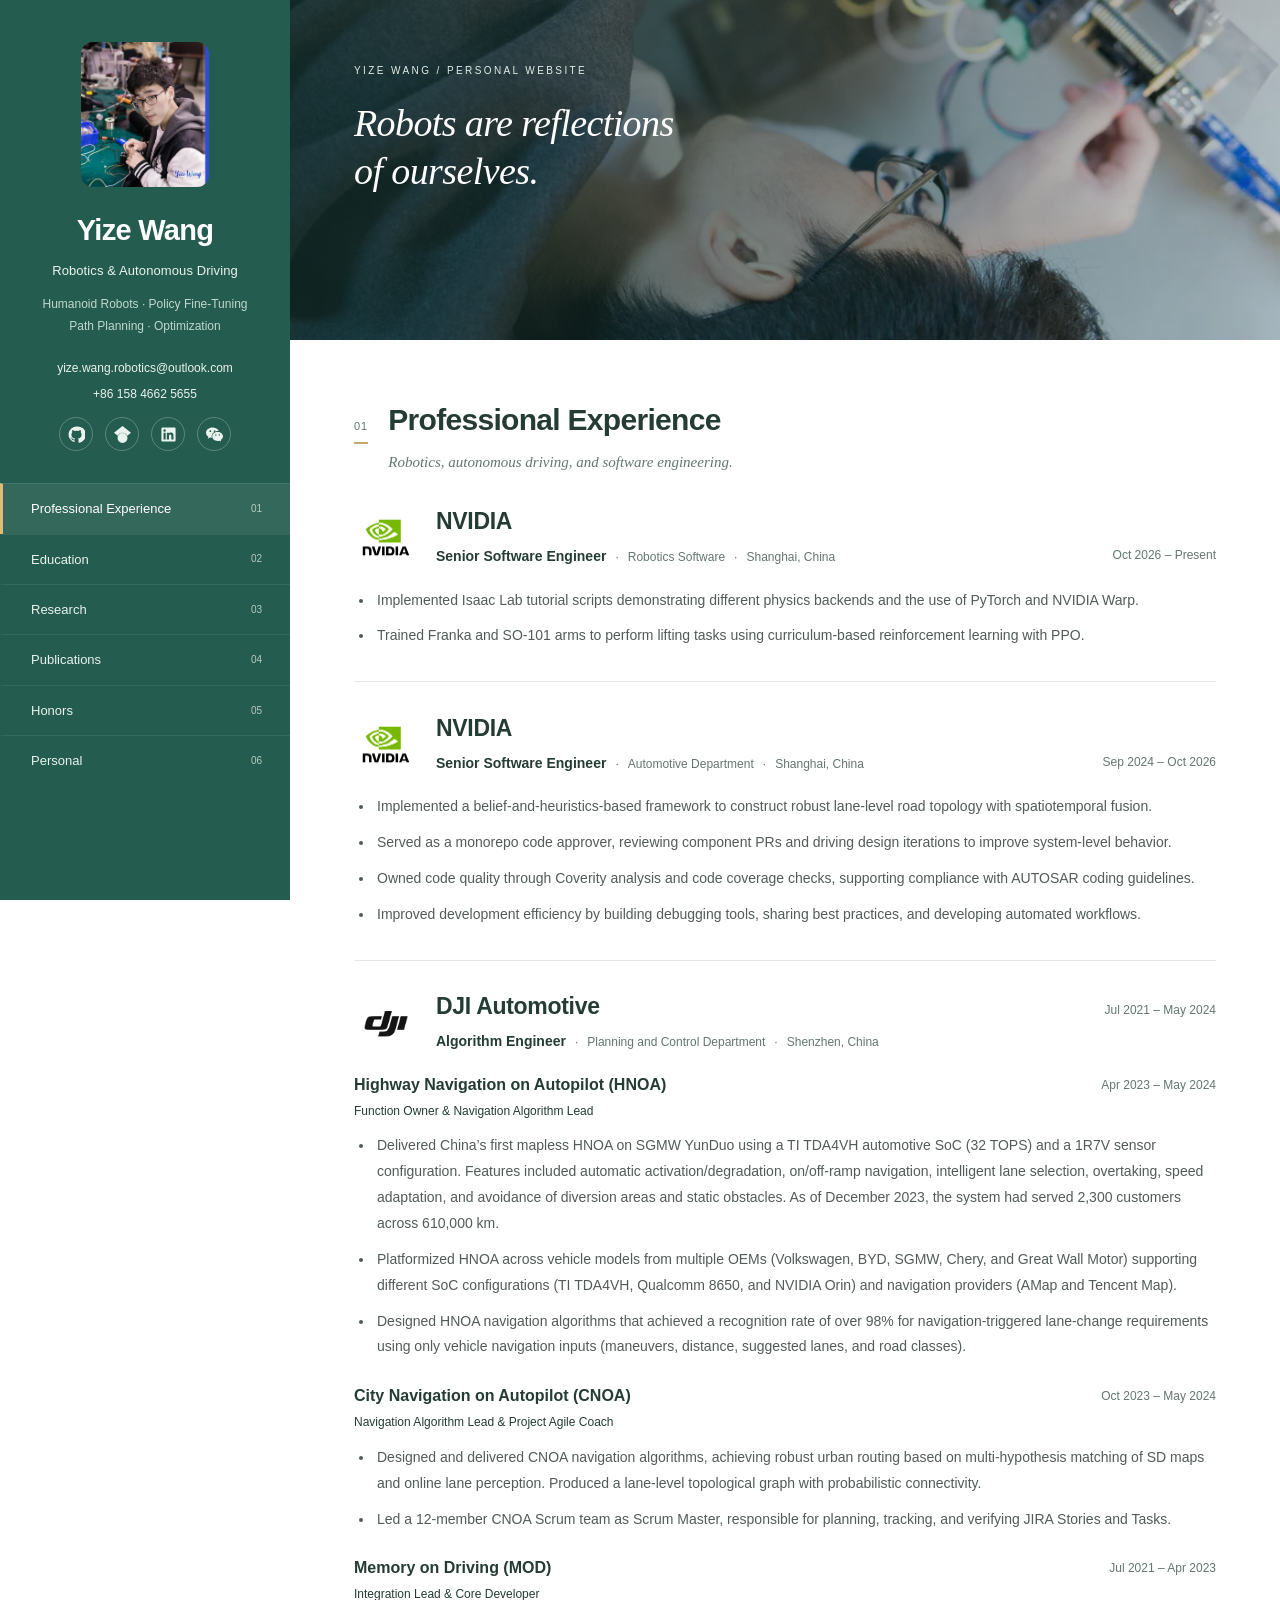
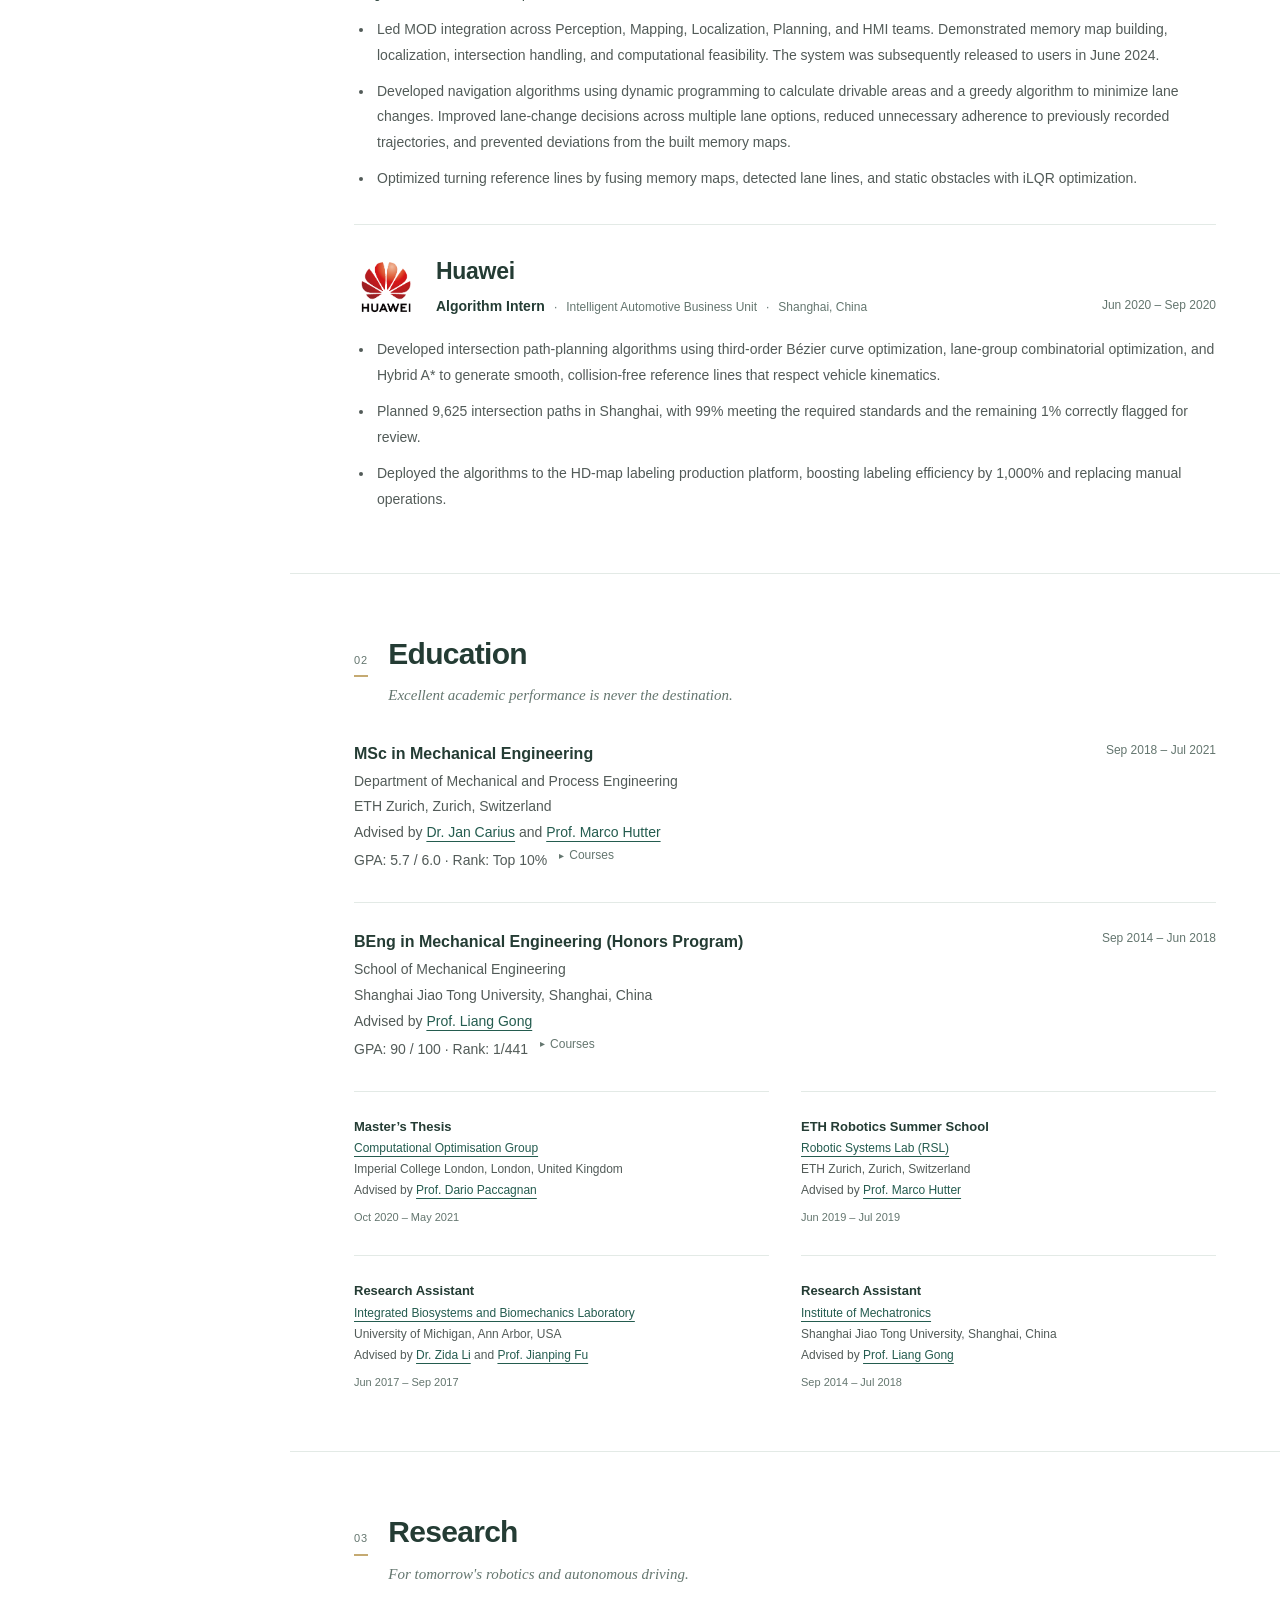
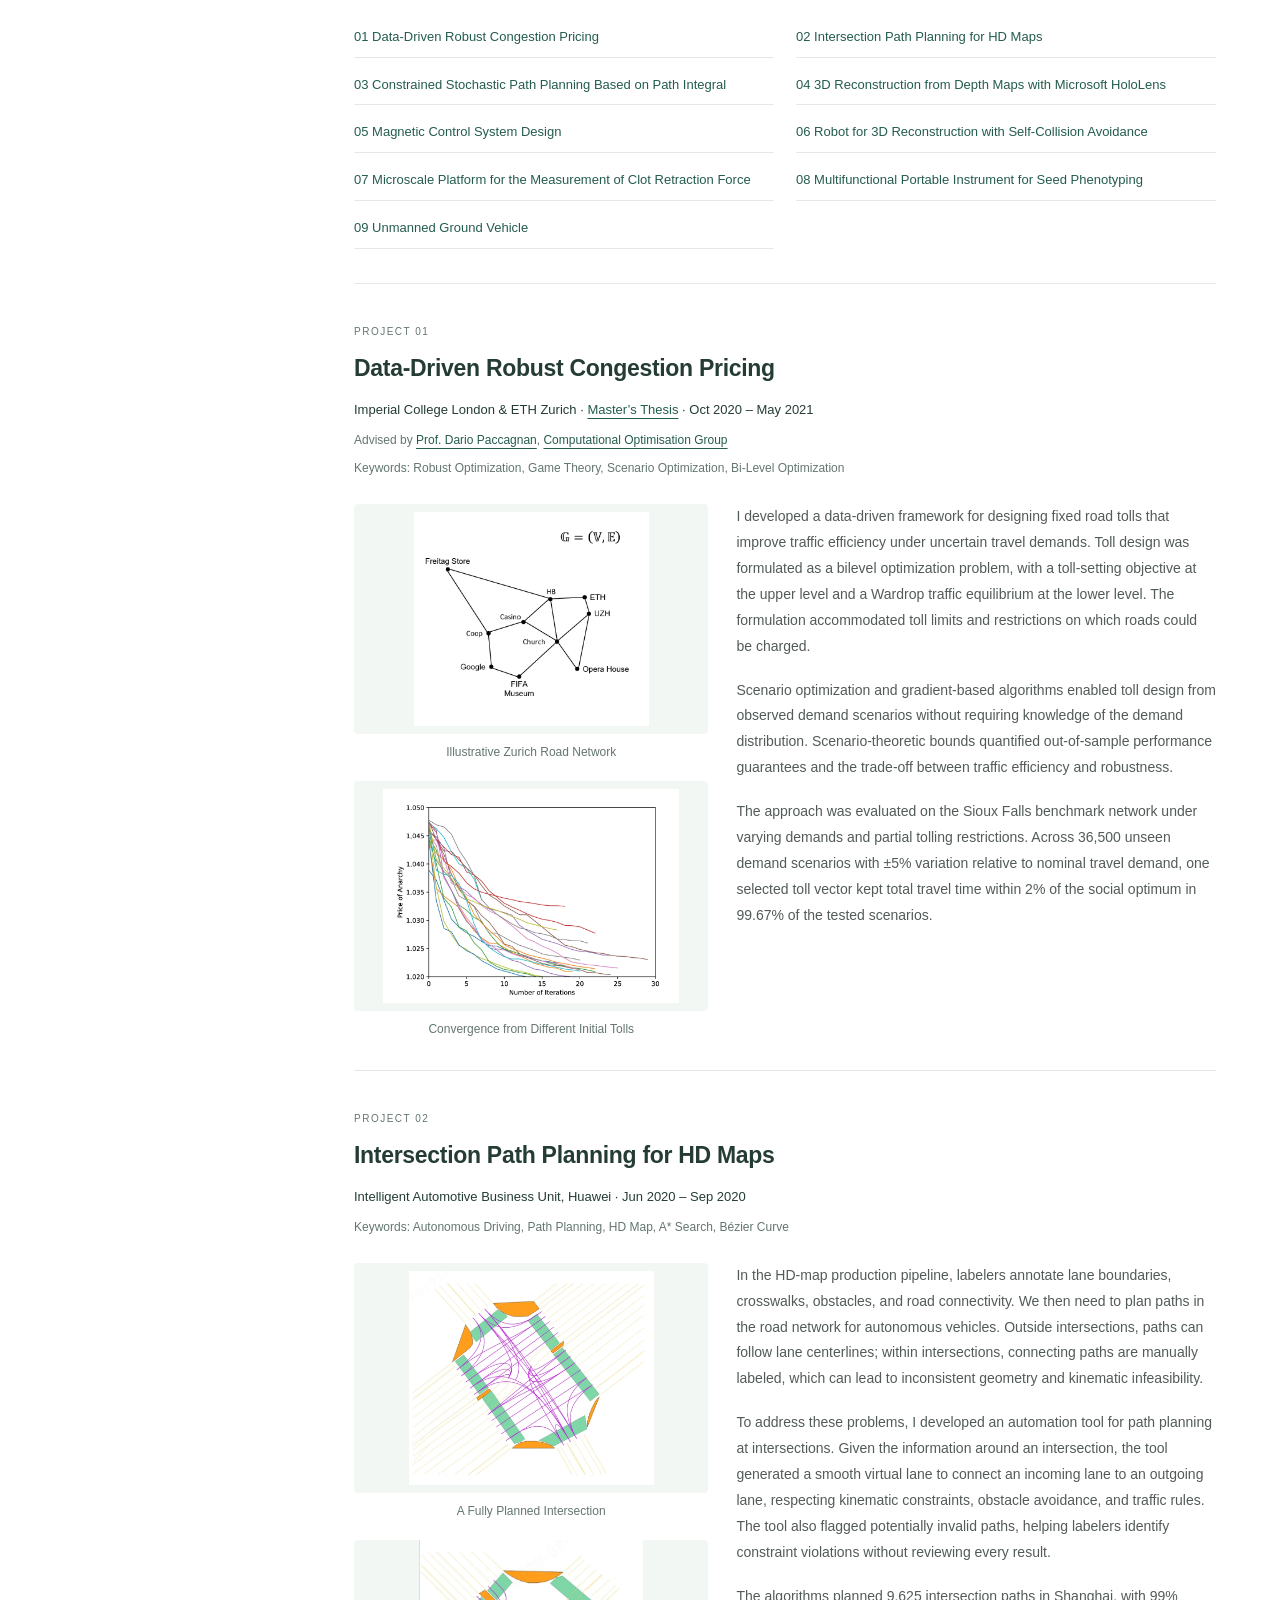
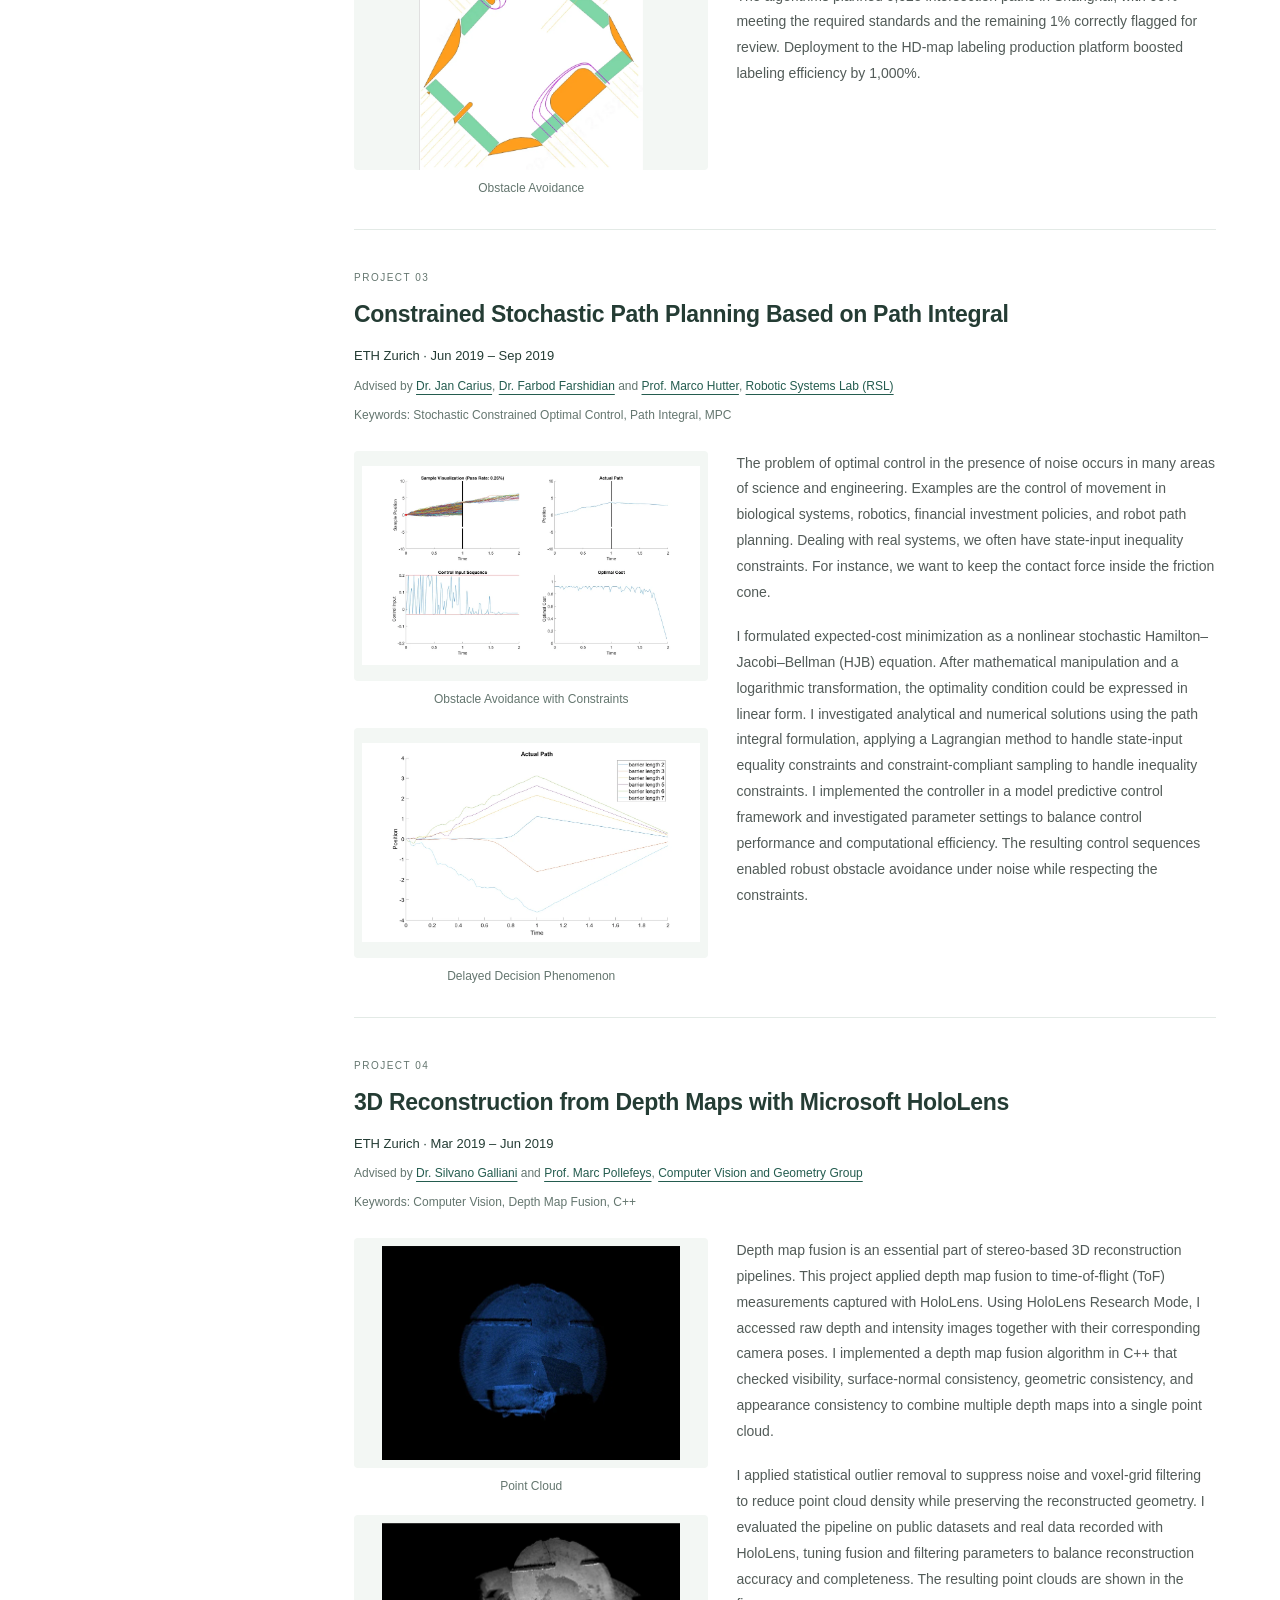
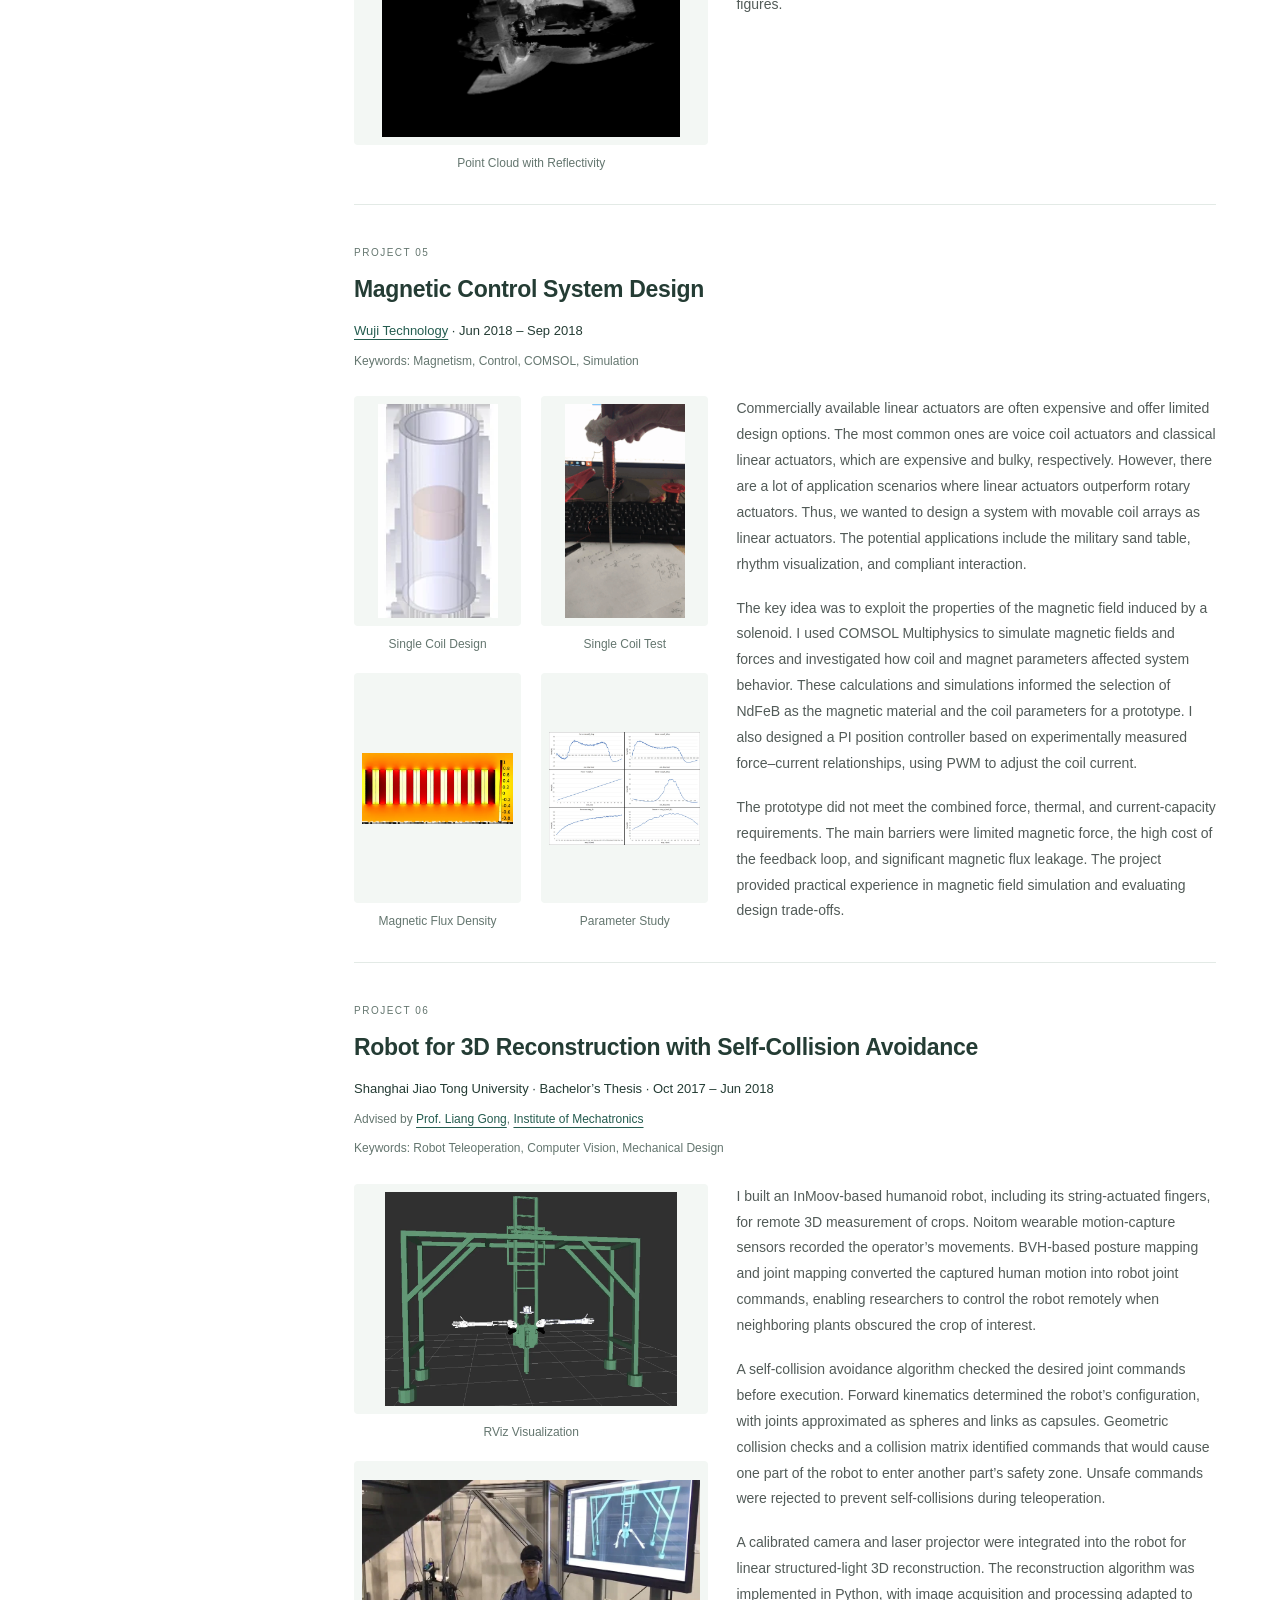
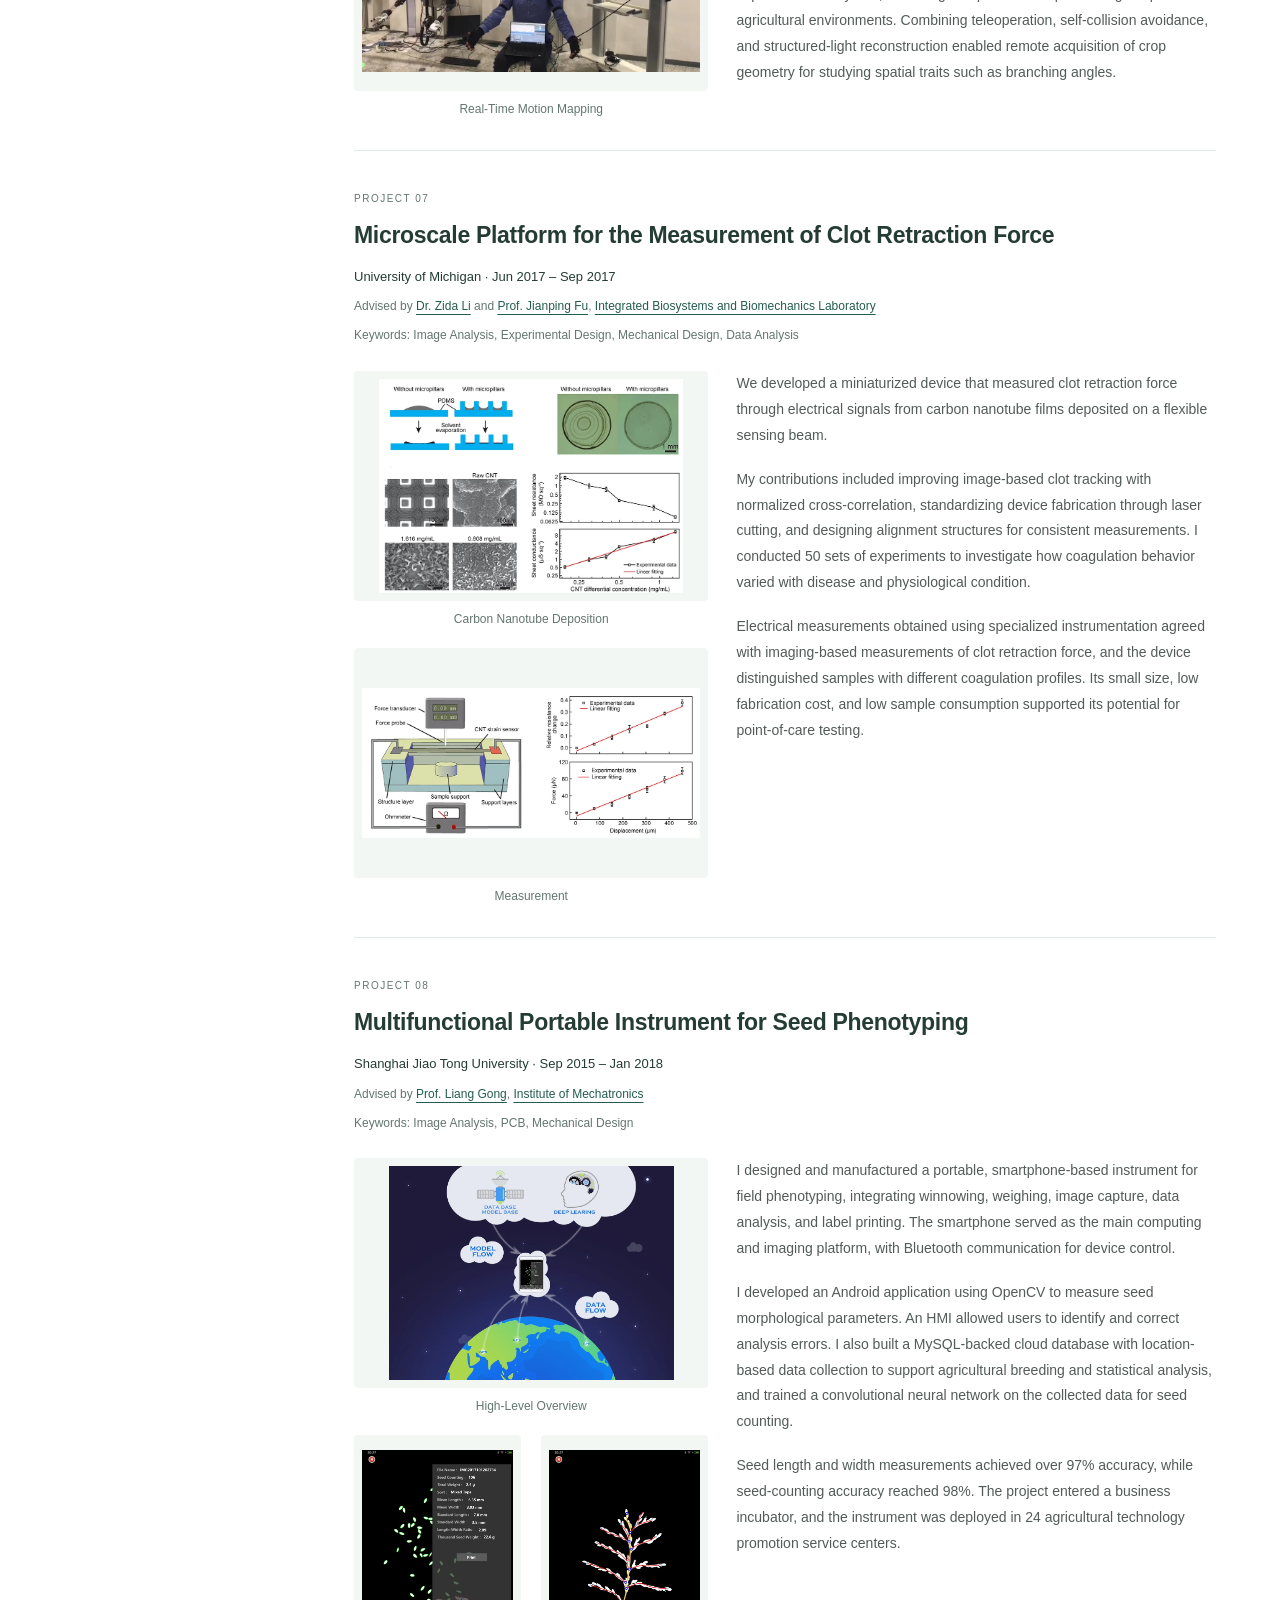
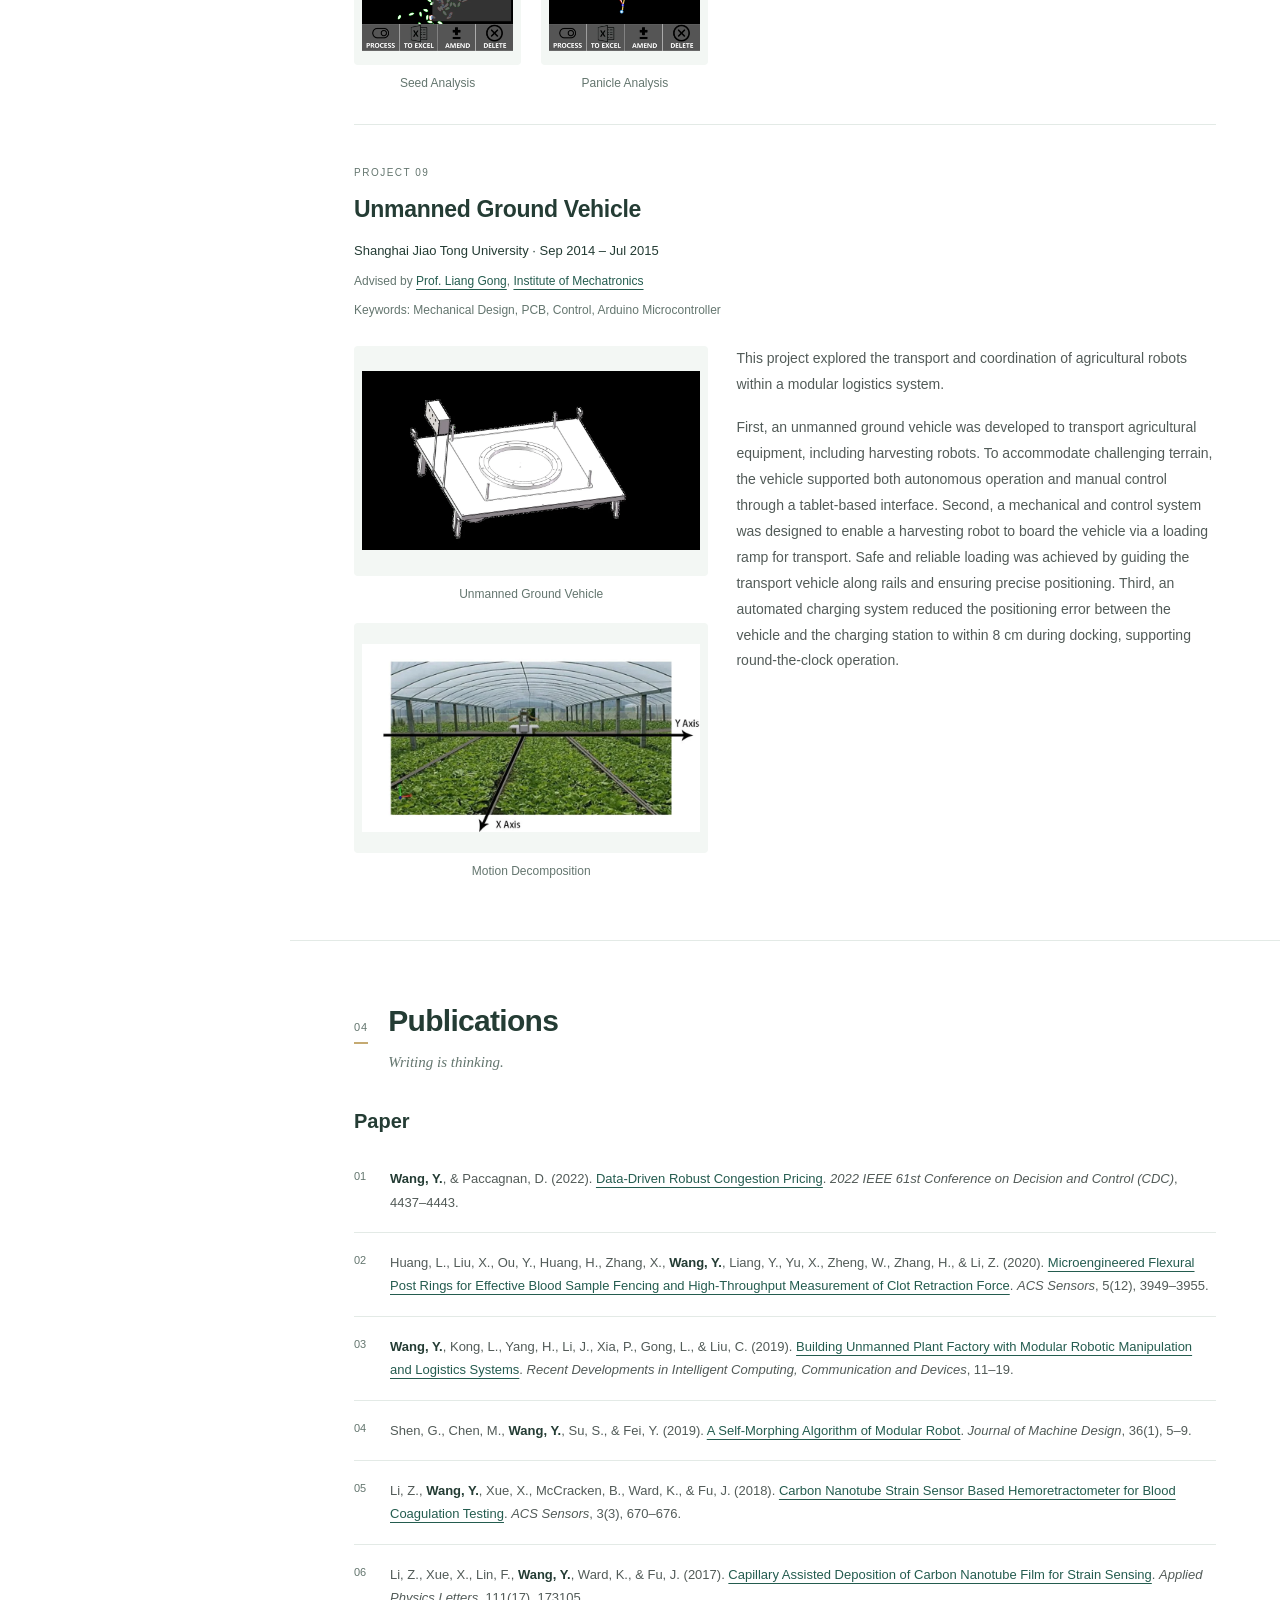
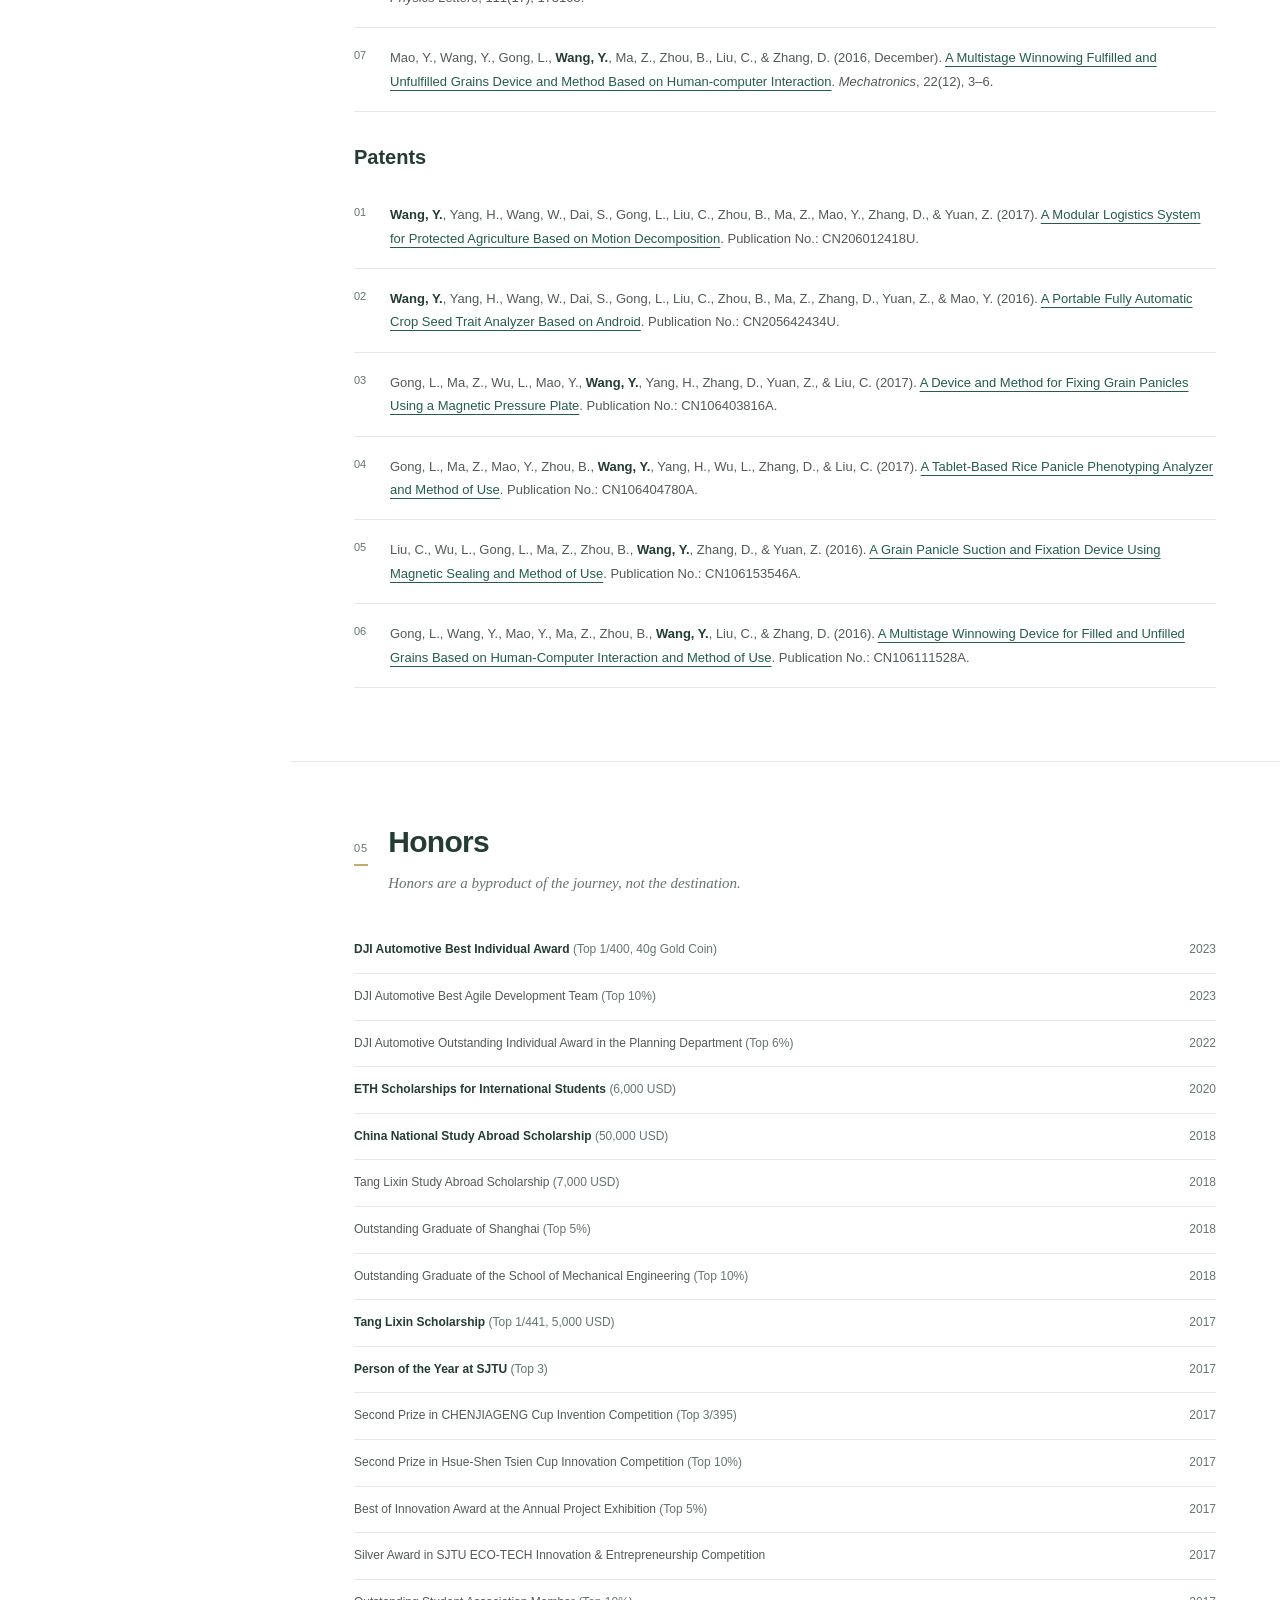
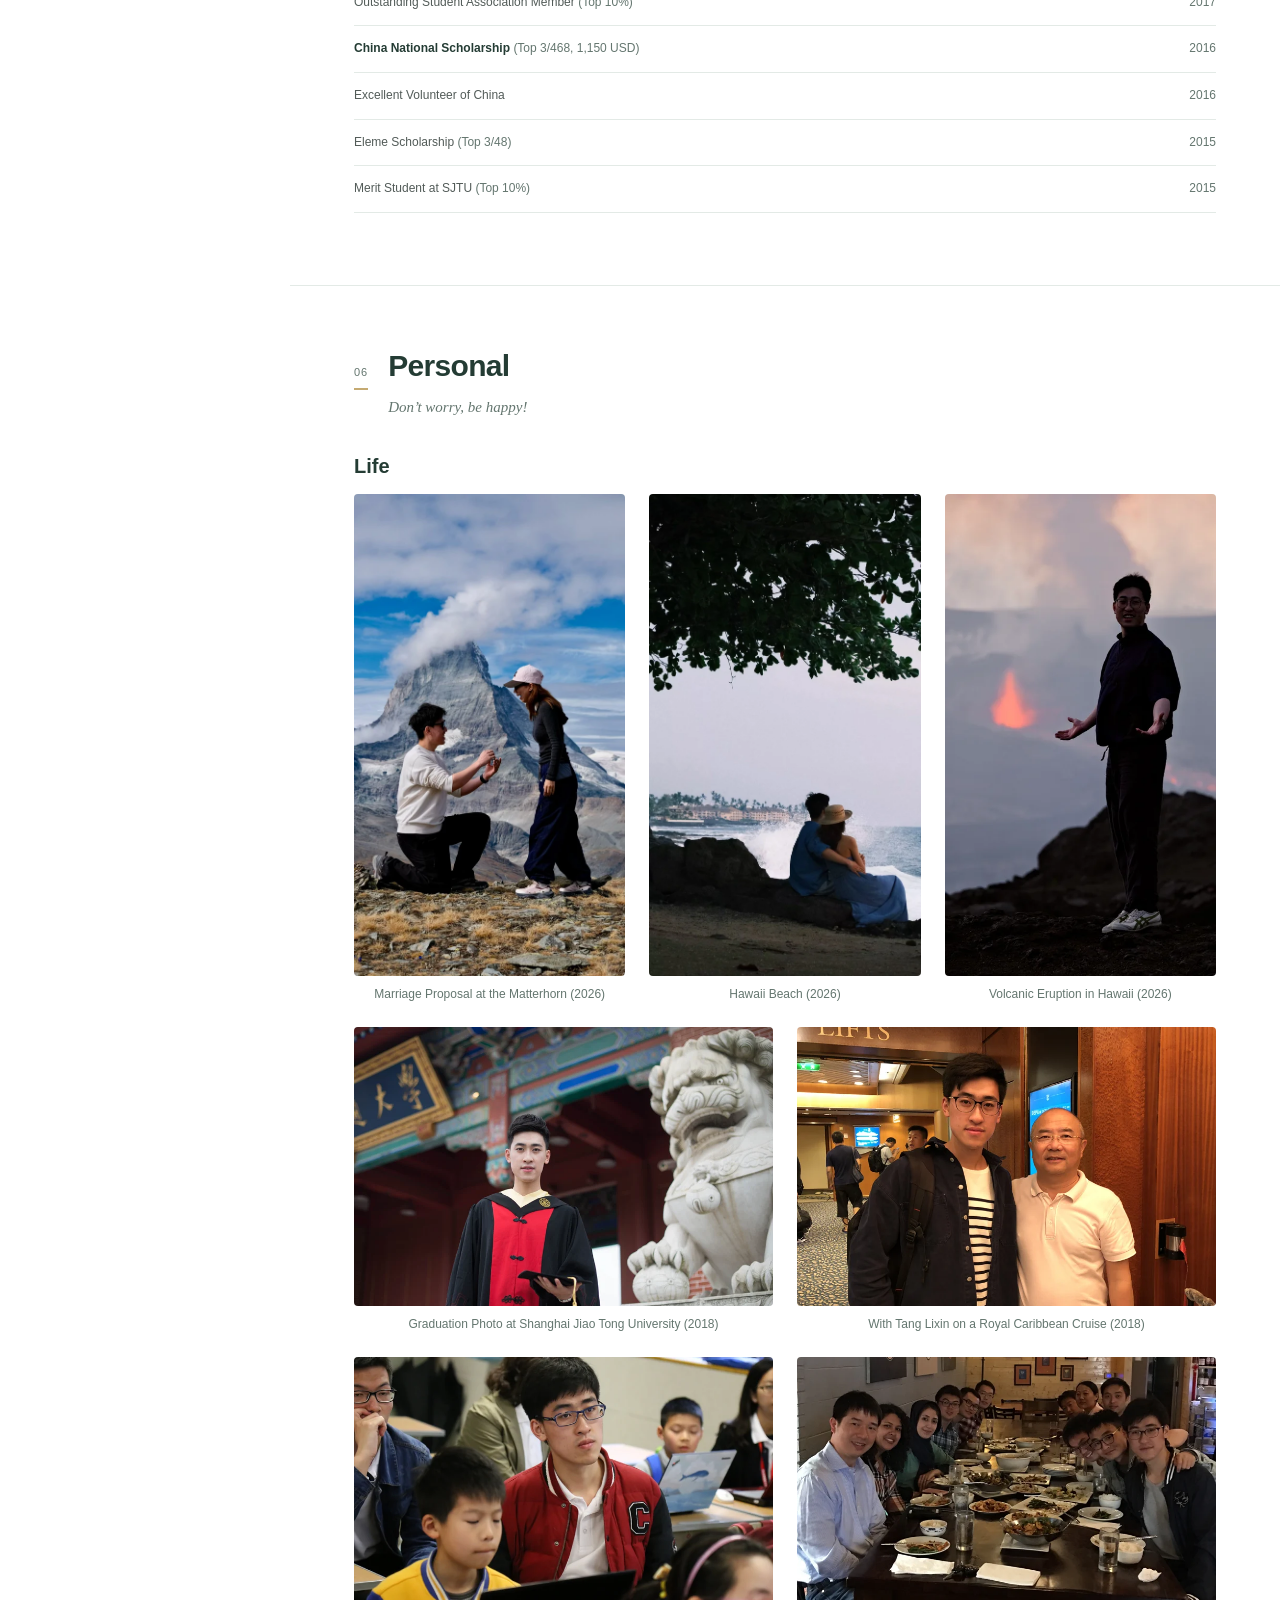
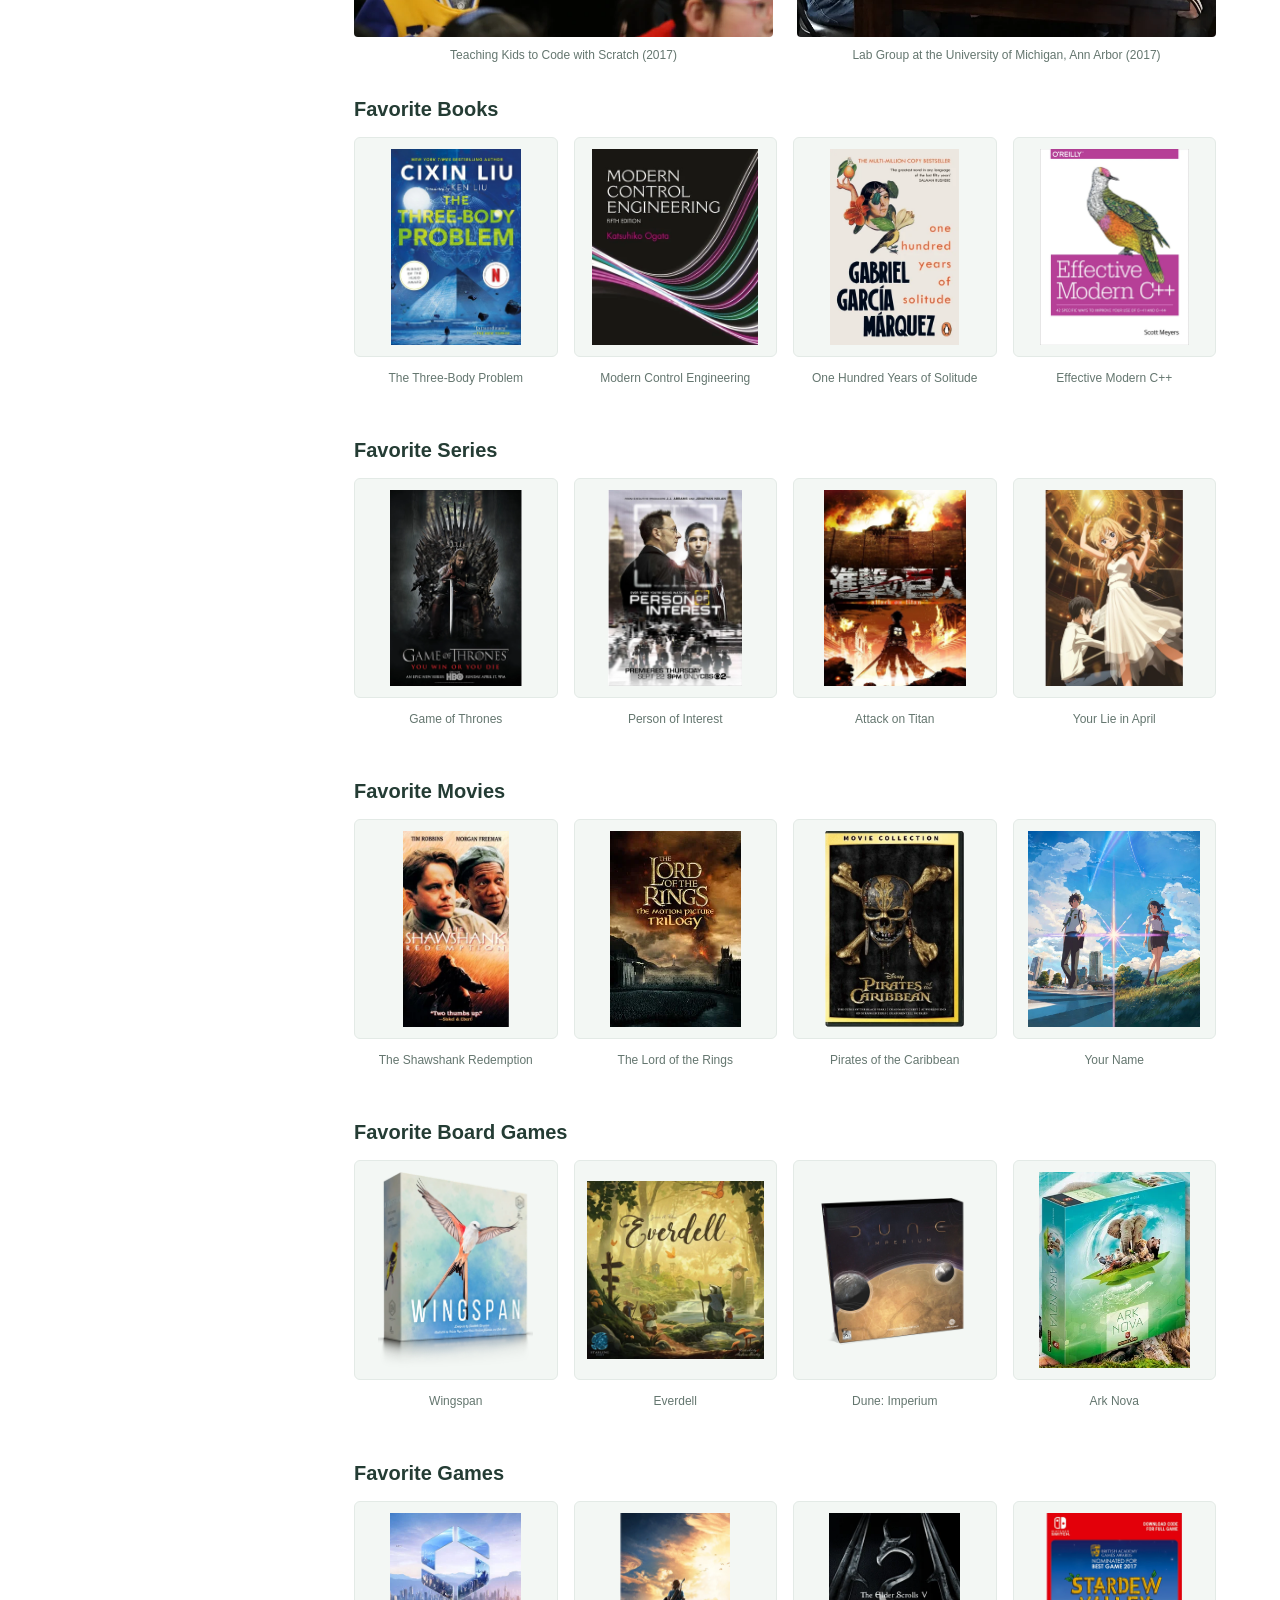
<file: index.html>
<!doctype html>
<html lang="en"><head><meta charset="utf-8"><meta name="viewport" content="width=device-width, initial-scale=1">
<title>Yize Wang · Robotics & Autonomous Driving</title>
<meta name="description" content="Yize Wang is a Senior Software Engineer at NVIDIA, focused on humanoid robots, policy fine-tuning, path planning, optimization, and autonomous driving.">
<link rel="canonical" href="https://yizewang.github.io/">
<meta name="color-scheme" content="light dark"><meta name="theme-color" content="#245c4f">
<meta property="og:title" content="Yize Wang · Robotics & Autonomous Driving"><meta property="og:description" content="Yize Wang is a Senior Software Engineer at NVIDIA, focused on humanoid robots, policy fine-tuning, path planning, optimization, and autonomous driving.">
<meta property="og:type" content="website"><meta property="og:url" content="https://yizewang.github.io/">
<meta property="og:image" content="https://yizewang.github.io/images/social-preview.png?v=aafe75b2979d"><meta property="og:image:width" content="1200"><meta property="og:image:height" content="630"><meta property="og:image:type" content="image/png"><meta property="og:image:alt" content="Yize Wang — Robotics and Autonomous Driving">
<meta name="twitter:card" content="summary_large_image"><meta name="twitter:title" content="Yize Wang · Robotics & Autonomous Driving"><meta name="twitter:description" content="Yize Wang is a Senior Software Engineer at NVIDIA, focused on humanoid robots, policy fine-tuning, path planning, optimization, and autonomous driving."><meta name="twitter:image" content="https://yizewang.github.io/images/social-preview.png?v=aafe75b2979d"><meta name="twitter:image:alt" content="Yize Wang — Robotics and Autonomous Driving">
<link rel="icon" href="favicon.ico?v=7cc3647e44bb" type="image/x-icon" sizes="32x32"><link rel="icon" type="image/png" sizes="32x32" href="images/favicon-32.png?v=7cc3647e44bb"><link rel="icon" type="image/png" sizes="192x192" href="images/favicon-192.png?v=7cc3647e44bb"><link rel="apple-touch-icon" sizes="180x180" href="images/apple-touch-icon.png?v=7cc3647e44bb"><link rel="stylesheet" href="css/site.css?v=6c564a96f52a"><script src="js/site.js?v=4166dd9002e7" defer></script>
</head><body><a class="skip-link" href="#main">Skip to content</a><aside id="sidebar" aria-label="Profile and navigation"><header>
<img src="images/previews/portrait_orig.webp" alt="Yize Wang" width="558" height="800" decoding="async" fetchpriority="high">
<h1>Yize Wang</h1><p class="profile-role">Robotics &amp; Autonomous Driving</p><p class="profile-focus">Humanoid Robots · Policy Fine-Tuning<br>Path Planning · Optimization</p><div class="profile-contact"><a href="mailto:yize.wang.robotics@outlook.com">yize.wang.robotics@outlook.com</a><a href="tel:+8615846625655">+86 158 4662 5655</a></div><div class="social-links" aria-label="Social profiles"><a class="social-link" href="https://github.com/YizeWang" title="GitHub" aria-label="GitHub" target="_blank" rel="noopener noreferrer"><svg viewBox="0 0 24 24" aria-hidden="true" focusable="false"><use href="images/social-icons.svg?v=655e72bcfb2d#github"></use></svg></a><a class="social-link" href="https://scholar.google.com/citations?user=ZGKO_KUAAAAJ&amp;hl=en" title="Google Scholar" aria-label="Google Scholar" target="_blank" rel="noopener noreferrer"><svg viewBox="0 0 24 24" aria-hidden="true" focusable="false"><use href="images/social-icons.svg?v=655e72bcfb2d#scholar"></use></svg></a><a class="social-link" href="https://www.linkedin.com/in/yize-wang?originalSubdomain=cn" title="LinkedIn" aria-label="LinkedIn" target="_blank" rel="noopener noreferrer"><svg viewBox="0 0 24 24" aria-hidden="true" focusable="false"><use href="images/social-icons.svg?v=655e72bcfb2d#linkedin"></use></svg></a><a class="social-link" href="images/wechat-qr.png" title="WeChat" aria-label="WeChat" data-media data-caption="WeChat QR Code — Scan to Connect" aria-haspopup="dialog" aria-controls="media-viewer"><svg viewBox="0 0 24 24" aria-hidden="true" focusable="false"><use href="images/social-icons.svg?v=655e72bcfb2d#wechat"></use></svg></a></div></header><nav aria-label="Main navigation">
<a href="#career"><span>Professional Experience</span><span aria-hidden="true">01</span></a><a href="#education"><span>Education</span><span aria-hidden="true">02</span></a><a href="#research"><span>Research</span><span aria-hidden="true">03</span></a><a href="#publications"><span>Publications</span><span aria-hidden="true">04</span></a><a href="#honors"><span>Honors</span><span aria-hidden="true">05</span></a><a href="#personal"><span>Personal</span><span aria-hidden="true">06</span></a>
</nav></aside><main id="main">
<div class="hero"><img src="images/previews/1331584245.webp" width="1100" height="733" alt="Yize Wang working on a mechatronics project" fetchpriority="high"><div class="hero-content"><p class="eyebrow">YIZE WANG / PERSONAL WEBSITE</p><p class="hero-title">Robots are reflections<br>of ourselves.</p></div></div>
<section id="career" aria-labelledby="career-title"><div class="container"><header class="section-heading"><span class="section-number">01</span><div><h2 id="career-title">Professional Experience</h2><p>Robotics, autonomous driving, and software engineering.</p></div></header><div class="career-list"><article class="career-entry"><div class="career-entry-heading"><div class="career-logo"><img src="images/previews/company-nvidia.webp" alt="NVIDIA logo" width="256" height="214" decoding="async" loading="lazy"></div><div class="career-identity"><h3>NVIDIA</h3><header class="career-heading"><p class="career-meta"><span class="career-role">Senior Software Engineer</span><span class="career-department">Robotics Software</span><span class="career-location">Shanghai, China</span></p><p class="date">Oct 2026 – Present</p></header></div></div><div class="career-position"><ul class="career-highlights"><li>Implemented Isaac Lab tutorial scripts demonstrating different physics backends and the use of PyTorch and NVIDIA Warp.</li><li>Trained Franka and SO-101 arms to perform lifting tasks using curriculum-based reinforcement learning with PPO.</li></ul></div></article><article class="career-entry"><div class="career-entry-heading"><div class="career-logo"><img src="images/previews/company-nvidia.webp" alt="NVIDIA logo" width="256" height="214" decoding="async" loading="lazy"></div><div class="career-identity"><h3>NVIDIA</h3><header class="career-heading"><p class="career-meta"><span class="career-role">Senior Software Engineer</span><span class="career-department">Automotive Department</span><span class="career-location">Shanghai, China</span></p><p class="date">Sep 2024 – Oct 2026</p></header></div></div><div class="career-position"><ul class="career-highlights"><li>Implemented a belief-and-heuristics-based framework to construct robust lane-level road topology with spatiotemporal fusion.</li><li>Served as a monorepo code approver, reviewing component PRs and driving design iterations to improve system-level behavior.</li><li>Owned code quality through Coverity analysis and code coverage checks, supporting compliance with AUTOSAR coding guidelines.</li><li>Improved development efficiency by building debugging tools, sharing best practices, and developing automated workflows.</li></ul></div></article><article class="career-entry"><div class="career-entry-heading"><div class="career-logo"><img src="images/previews/company-dji.webp" alt="DJI Automotive logo" width="180" height="180" decoding="async" loading="lazy"></div><div class="career-identity"><header class="career-company-heading"><h3>DJI Automotive</h3><p class="date">Jul 2021 – May 2024</p></header><header class="career-heading"><p class="career-meta"><span class="career-role">Algorithm Engineer</span><span class="career-department">Planning and Control Department</span><span class="career-location">Shenzhen, China</span></p></header></div></div><div class="career-position"><div class="career-project"><header><div><h4>Highway Navigation on Autopilot (HNOA)</h4><p class="career-project-role">Function Owner &amp; Navigation Algorithm Lead</p></div><p class="date">Apr 2023 – May 2024</p></header><ul class="career-highlights"><li>Delivered China’s first mapless HNOA on SGMW YunDuo using a TI TDA4VH automotive SoC (32 TOPS) and a 1R7V sensor configuration. Features included automatic activation/degradation, on/off-ramp navigation, intelligent lane selection, overtaking, speed adaptation, and avoidance of diversion areas and static obstacles. As of December 2023, the system had served 2,300 customers across 610,000 km.</li><li>Platformized HNOA across vehicle models from multiple OEMs (Volkswagen, BYD, SGMW, Chery, and Great Wall Motor) supporting different SoC configurations (TI TDA4VH, Qualcomm 8650, and NVIDIA Orin) and navigation providers (AMap and Tencent Map).</li><li>Designed HNOA navigation algorithms that achieved a recognition rate of over 98% for navigation-triggered lane-change requirements using only vehicle navigation inputs (maneuvers, distance, suggested lanes, and road classes).</li></ul></div><div class="career-project"><header><div><h4>City Navigation on Autopilot (CNOA)</h4><p class="career-project-role">Navigation Algorithm Lead &amp; Project Agile Coach</p></div><p class="date">Oct 2023 – May 2024</p></header><ul class="career-highlights"><li>Designed and delivered CNOA navigation algorithms, achieving robust urban routing based on multi-hypothesis matching of SD maps and online lane perception. Produced a lane-level topological graph with probabilistic connectivity.</li><li>Led a 12-member CNOA Scrum team as Scrum Master, responsible for planning, tracking, and verifying JIRA Stories and Tasks.</li></ul></div><div class="career-project"><header><div><h4>Memory on Driving (MOD)</h4><p class="career-project-role">Integration Lead &amp; Core Developer</p></div><p class="date">Jul 2021 – Apr 2023</p></header><ul class="career-highlights"><li>Led MOD integration across Perception, Mapping, Localization, Planning, and HMI teams. Demonstrated memory map building, localization, intersection handling, and computational feasibility. The system was subsequently released to users in June 2024.</li><li>Developed navigation algorithms using dynamic programming to calculate drivable areas and a greedy algorithm to minimize lane changes. Improved lane-change decisions across multiple lane options, reduced unnecessary adherence to previously recorded trajectories, and prevented deviations from the built memory maps.</li><li>Optimized turning reference lines by fusing memory maps, detected lane lines, and static obstacles with iLQR optimization.</li></ul></div></div></article><article class="career-entry"><div class="career-entry-heading"><div class="career-logo"><img src="images/previews/company-huawei.webp" alt="Huawei logo" width="181" height="181" decoding="async" loading="lazy"></div><div class="career-identity"><h3>Huawei</h3><header class="career-heading"><p class="career-meta"><span class="career-role">Algorithm Intern</span><span class="career-department">Intelligent Automotive Business Unit</span><span class="career-location">Shanghai, China</span></p><p class="date">Jun 2020 – Sep 2020</p></header></div></div><div class="career-position"><ul class="career-highlights"><li>Developed intersection path-planning algorithms using third-order Bézier curve optimization, lane-group combinatorial optimization, and Hybrid A* to generate smooth, collision-free reference lines that respect vehicle kinematics.</li><li>Planned 9,625 intersection paths in Shanghai, with 99% meeting the required standards and the remaining 1% correctly flagged for review.</li><li>Deployed the algorithms to the HD-map labeling production platform, boosting labeling efficiency by 1,000% and replacing manual operations.</li></ul></div></article></div></div></section>
<section id="education" aria-labelledby="education-title"><div class="container"><header class="section-heading"><span class="section-number">02</span><div><h2 id="education-title">Education</h2><p>Excellent academic performance is never the destination.</p></div></header><div class="education-list"><article class="education-entry education-primary"><div class="education-body"><strong>MSc in Mechanical Engineering</strong><br/>Department of Mechanical and Process Engineering<br/>ETH Zurich, Zurich, Switzerland<br/>Advised by <a href="https://jan.carius.io/about/" target="_blank" rel="noopener noreferrer">Dr. Jan Carius</a> and <a href="https://rsl.ethz.ch/the-lab/people/person-detail.hutter.html" target="_blank" rel="noopener noreferrer">Prof. Marco Hutter</a><br/><div class="degree-stats"><span class="degree-score">GPA: 5.7 / 6.0 · Rank: Top 10%</span><details class="courses"><summary aria-label="Graduate Courses" title="Graduate Courses">Courses</summary><div class="table-scroll"><table><caption>Graduate Courses and Grades</caption><thead><tr><th scope="col">Course</th><th scope="col">Grade</th></tr></thead><tbody><tr><td><span class="course-code">151-0851-00</span> Robot Dynamics</td><td>5.5 / 6.0</td></tr><tr><td><span class="course-code">151-0604-00</span> Microrobotics</td><td>5.5 / 6.0</td></tr><tr><td><span class="course-code">151-0563-01</span> Dynamic Programming and Optimal Control</td><td>5.5 / 6.0</td></tr><tr><td><span class="course-code">151-0854-00</span> Autonomous Mobile Robots</td><td>6.0 / 6.0</td></tr><tr><td><span class="course-code">151-0660-00</span> Model Predictive Control</td><td>6.0 / 6.0</td></tr><tr><td><span class="course-code">151-0566-00</span> Recursive Estimation</td><td>5.3 / 6.0</td></tr><tr><td><span class="course-code">252-0579-00</span> 3D Vision</td><td>5.5 / 6.0</td></tr><tr><td><span class="course-code">227-0216-00</span> Control Systems II</td><td>5.3 / 6.0</td></tr><tr><td><span class="course-code">227-0225-00</span> Linear System Theory</td><td>6.0 / 6.0</td></tr><tr><td><span class="course-code">263-5210-00</span> Probabilistic Artificial Intelligence</td><td>5.5 / 6.0</td></tr></tbody></table></div></details></div></div><p class="date">Sep 2018 – Jul 2021</p></article><article class="education-entry education-primary"><div class="education-body"><strong>BEng in Mechanical Engineering (Honors Program)</strong><br/>School of Mechanical Engineering<br/>Shanghai Jiao Tong University, Shanghai, China<br/>Advised by <a href="https://me.sjtu.edu.cn/en/FullTimeTeacher/gongliang.html" target="_blank" rel="noopener noreferrer">Prof. Liang Gong</a><br/><div class="degree-stats"><span class="degree-score">GPA: 90 / 100 · Rank: 1/441</span><details class="courses"><summary aria-label="Undergraduate Core Courses" title="Undergraduate Core Courses">Courses</summary><div class="table-scroll"><table><caption>Undergraduate Core Courses and Grades</caption><thead><tr><th scope="col">Course</th><th scope="col">Grade</th></tr></thead><tbody><tr><td><span class="course-code">ME429</span> Design and Practice of Mechatronic Systems</td><td>90 / 100</td></tr><tr><td><span class="course-code">EE205</span> Electrical and Electronic Technology</td><td>99 / 100</td></tr><tr><td><span class="course-code">ME113</span> Programming: Principles and Practice Using C++</td><td>93 / 100</td></tr><tr><td><span class="course-code">ME208</span> Design and Manufacture</td><td>90 / 100</td></tr><tr><td><span class="course-code">ME369</span> Modeling Analysis and System Control</td><td>85 / 100</td></tr><tr><td><span class="course-code">ME399</span> Measurement Principles and Technologies</td><td>97 / 100</td></tr><tr><td><span class="course-code">ME345</span> Engineering Material</td><td>95 / 100</td></tr><tr><td><span class="course-code">ES004</span> Electronic System Design Based on Android System</td><td>98 / 100</td></tr><tr><td><span class="course-code">CS902</span> Thinking and Approach of Programming</td><td>94 / 100</td></tr><tr><td><span class="course-code">EM003</span> Engineering Fluid Mechanics</td><td>91 / 100</td></tr><tr><td><span class="course-code">BE203</span> Engineering Thermodynamics</td><td>92 / 100</td></tr><tr><td><span class="course-code">MA097</span> Mathematical Methods in Physics</td><td>88 / 100</td></tr><tr><td><span class="course-code">MA118</span> Mathematical Analysis</td><td>91 / 100</td></tr><tr><td><span class="course-code">EM001</span> Theoretical Mechanics</td><td>89 / 100</td></tr><tr><td><span class="course-code">MA119</span> Probability and Statistics</td><td>91 / 100</td></tr></tbody></table></div></details></div></div><p class="date">Sep 2014 – Jun 2018</p></article><article class="education-entry education-secondary"><div class="education-body"><strong>Master’s Thesis</strong><br/><a href="https://optimisation.doc.ic.ac.uk/" target="_blank" rel="noopener noreferrer">Computational Optimisation Group</a><br/>Imperial College London, London, United Kingdom<br/>Advised by <a href="https://www.doc.ic.ac.uk/~dp414/" target="_blank" rel="noopener noreferrer">Prof. Dario Paccagnan</a></div><p class="date">Oct 2020 – May 2021</p></article><article class="education-entry education-secondary"><div class="education-body"><strong>ETH Robotics Summer School</strong><br/><a href="https://rsl.ethz.ch/" target="_blank" rel="noopener noreferrer">Robotic Systems Lab (RSL)</a><br/>ETH Zurich, Zurich, Switzerland<br/>Advised by <a href="https://rsl.ethz.ch/the-lab/people/person-detail.hutter.html" target="_blank" rel="noopener noreferrer">Prof. Marco Hutter</a></div><p class="date">Jun 2019 – Jul 2019</p></article><article class="education-entry education-secondary"><div class="education-body"><strong>Research Assistant</strong><br/><a href="https://me-web.engin.umich.edu/ibbl/" target="_blank" rel="noopener noreferrer">Integrated Biosystems and Biomechanics Laboratory</a><br/>University of Michigan, Ann Arbor, USA<br/>Advised by <a href="https://med.szu.edu.cn/en/faculty/engineering/content_10211" target="_blank" rel="noopener noreferrer">Dr. Zida Li</a> and <a href="https://me.engin.umich.edu/people/faculty/jianping-fu" target="_blank" rel="noopener noreferrer">Prof. Jianping Fu</a></div><p class="date">Jun 2017 – Sep 2017</p></article><article class="education-entry education-secondary"><div class="education-body"><strong>Research Assistant</strong><br/><a href="https://me.sjtu.edu.cn/upload2/file/20180927/Institute%20of%20Mechatronics%20%26%20Logistics%20Equipment.pdf" target="_blank" rel="noopener noreferrer">Institute of Mechatronics</a><br/>Shanghai Jiao Tong University, Shanghai, China<br/>Advised by <a href="https://me.sjtu.edu.cn/en/FullTimeTeacher/gongliang.html" target="_blank" rel="noopener noreferrer">Prof. Liang Gong</a></div><p class="date">Sep 2014 – Jul 2018</p></article></div></div></section>
<section id="research" aria-labelledby="research-title"><div class="container"><header class="section-heading"><span class="section-number">03</span><div><h2 id="research-title">Research</h2><p>For tomorrow&#39;s robotics and autonomous driving.</p></div></header><div class="project-index"><a href="#congestion-pricing">01 Data-Driven Robust Congestion Pricing</a><a href="#project-1">02 Intersection Path Planning for HD Maps</a><a href="#project-2">03 Constrained Stochastic Path Planning Based on Path Integral</a><a href="#project-3">04 3D Reconstruction from Depth Maps with Microsoft HoloLens</a><a href="#project-4">05 Magnetic Control System Design</a><a href="#project-5">06 Robot for 3D Reconstruction with Self-Collision Avoidance</a><a href="#project-6">07 Microscale Platform for the Measurement of Clot Retraction Force</a><a href="#project-7">08 Multifunctional Portable Instrument for Seed Phenotyping</a><a href="#project-8">09 Unmanned Ground Vehicle</a></div><article class="project" id="congestion-pricing"><header><span class="project-number">PROJECT 01</span><h3>Data-Driven Robust Congestion Pricing</h3><p class="project-meta"><span class="project-meta-row">Imperial College London &amp; ETH Zurich · <a href="https://www.research-collection.ethz.ch/entities/publication/f4e3fa8f-d216-4f61-a9af-45d997415aec" target="_blank" rel="noopener noreferrer">Master’s Thesis</a> · Oct 2020 – May 2021</span><span class="project-meta-row">Advised by <a href="https://www.doc.ic.ac.uk/~dp414/" target="_blank" rel="noopener noreferrer">Prof. Dario Paccagnan</a>, <a href="https://optimisation.doc.ic.ac.uk/" target="_blank" rel="noopener noreferrer">Computational Optimisation Group</a></span><span class="project-meta-row project-meta-keywords">Keywords: Robust Optimization, Game Theory, Scenario Optimization, Bi-Level Optimization</span></p></header><div class="project-grid"><div class="project-media"><figure><a href="images/originals/congestion-zurich-network.png" data-media aria-haspopup="dialog" aria-controls="media-viewer" aria-label="Illustrative Zurich Road Network"><img src="images/previews/congestion-zurich-network.webp" alt="Illustrative Zurich Road Network" width="754" height="686" decoding="async" loading="lazy"></a><figcaption>Illustrative Zurich Road Network</figcaption></figure><figure><a href="images/originals/congestion-multistart-convergence.png" data-media aria-haspopup="dialog" aria-controls="media-viewer" aria-label="Convergence from Different Initial Tolls"><img src="images/previews/congestion-multistart-convergence.webp" alt="Convergence from Different Initial Tolls" width="1036" height="748" decoding="async" loading="lazy"></a><figcaption>Convergence from Different Initial Tolls</figcaption></figure></div><div class="project-copy"><p>I developed a data-driven framework for designing fixed road tolls that improve traffic efficiency under uncertain travel demands. Toll design was formulated as a bilevel optimization problem, with a toll-setting objective at the upper level and a Wardrop traffic equilibrium at the lower level. The formulation accommodated toll limits and restrictions on which roads could be charged.</p><p>Scenario optimization and gradient-based algorithms enabled toll design from observed demand scenarios without requiring knowledge of the demand distribution. Scenario-theoretic bounds quantified out-of-sample performance guarantees and the trade-off between traffic efficiency and robustness.</p><p>The approach was evaluated on the Sioux Falls benchmark network under varying demands and partial tolling restrictions. Across 36,500 unseen demand scenarios with ±5% variation relative to nominal travel demand, one selected toll vector kept total travel time within 2% of the social optimum in 99.67% of the tested scenarios.</p></div></div></article><article class="project" id="project-1"><header><span class="project-number">PROJECT 02</span><h3>Intersection Path Planning for HD Maps</h3><p class="project-meta"><span class="project-meta-row">Intelligent Automotive Business Unit, Huawei · Jun 2020 – Sep 2020</span><span class="project-meta-row project-meta-keywords">Keywords: Autonomous Driving, Path Planning, HD Map, A* Search, Bézier Curve</span></p></header><div class="project-grid"><div class="project-media"><figure><a href="images/originals/a-fully-planned-intersection_orig.png" data-media aria-haspopup="dialog" aria-controls="media-viewer" aria-label="A Fully Planned Intersection"><img src="images/previews/a-fully-planned-intersection_orig.webp" alt="A Fully Planned Intersection" width="915" height="800" decoding="async" loading="lazy"></a><figcaption>A Fully Planned Intersection</figcaption></figure><figure><a href="images/originals/8-obstacle-avoidance_orig.png" data-media aria-haspopup="dialog" aria-controls="media-viewer" aria-label="Obstacle Avoidance"><span class="media-crop" style="--crop-ratio:658/677;--crop-image-width:139.057751%;--crop-left:-19.604863%;--crop-top:-9.158050%"><img src="images/previews/8-obstacle-avoidance_orig.webp" alt="Obstacle Avoidance" width="915" height="800" decoding="async" loading="lazy"></span></a><figcaption>Obstacle Avoidance</figcaption></figure></div><div class="project-copy"><p>In the HD-map production pipeline, labelers annotate lane boundaries, crosswalks, obstacles, and road connectivity. We then need to plan paths in the road network for autonomous vehicles. Outside intersections, paths can follow lane centerlines; within intersections, connecting paths are manually labeled, which can lead to inconsistent geometry and kinematic infeasibility.</p><p>To address these problems, I developed an automation tool for path planning at intersections. Given the information around an intersection, the tool generated a smooth virtual lane to connect an incoming lane to an outgoing lane, respecting kinematic constraints, obstacle avoidance, and traffic rules. The tool also flagged potentially invalid paths, helping labelers identify constraint violations without reviewing every result.</p><p>The algorithms planned 9,625 intersection paths in Shanghai, with 99% meeting the required standards and the remaining 1% correctly flagged for review. Deployment to the HD-map labeling production platform boosted labeling efficiency by 1,000%.</p></div></div></article><article class="project" id="project-2"><header><span class="project-number">PROJECT 03</span><h3>Constrained Stochastic Path Planning Based on Path Integral</h3><p class="project-meta"><span class="project-meta-row">ETH Zurich · Jun 2019 – Sep 2019</span><span class="project-meta-row">Advised by <a href="https://jan.carius.io/about/" target="_blank" rel="noopener noreferrer">Dr. Jan Carius</a>, <a href="https://scholar.google.com/citations?user=ciragesAAAAJ&amp;hl=en" target="_blank" rel="noopener noreferrer">Dr. Farbod Farshidian</a> and <a href="https://rsl.ethz.ch/the-lab/people/person-detail.hutter.html" target="_blank" rel="noopener noreferrer">Prof. Marco Hutter</a>, <a href="https://rsl.ethz.ch/" target="_blank" rel="noopener noreferrer">Robotic Systems Lab (RSL)</a></span><span class="project-meta-row project-meta-keywords">Keywords: Stochastic Constrained Optimal Control, Path Integral, MPC</span></p></header><div class="project-grid"><div class="project-media"><figure><a href="images/originals/input-constrained-10-000_orig.png" data-media aria-haspopup="dialog" aria-controls="media-viewer" aria-label="Obstacle Avoidance with Constraints"><img src="images/previews/input-constrained-10-000_orig.webp" alt="Obstacle Avoidance with Constraints" width="1100" height="645" decoding="async" loading="lazy"></a><figcaption>Obstacle Avoidance with Constraints</figcaption></figure><figure><a href="images/originals/delayed-decision_orig.png" data-media aria-haspopup="dialog" aria-controls="media-viewer" aria-label="Delayed Decision Phenomenon"><img src="images/previews/delayed-decision_orig.webp" alt="Delayed Decision Phenomenon" width="1100" height="645" decoding="async" loading="lazy"></a><figcaption>Delayed Decision Phenomenon</figcaption></figure></div><div class="project-copy"><p>The problem of optimal control in the presence of noise occurs in many areas of science and engineering. Examples are the control of movement in biological systems, robotics, financial investment policies, and robot path planning. Dealing with real systems, we often have state-input inequality constraints. For instance, we want to keep the contact force inside the friction cone.</p><p>I formulated expected-cost minimization as a nonlinear stochastic Hamilton–Jacobi–Bellman (HJB) equation. After mathematical manipulation and a logarithmic transformation, the optimality condition could be expressed in linear form. I investigated analytical and numerical solutions using the path integral formulation, applying a Lagrangian method to handle state-input equality constraints and constraint-compliant sampling to handle inequality constraints. I implemented the controller in a model predictive control framework and investigated parameter settings to balance control performance and computational efficiency. The resulting control sequences enabled robust obstacle avoidance under noise while respecting the constraints.</p></div></div></article><article class="project" id="project-3"><header><span class="project-number">PROJECT 04</span><h3>3D Reconstruction from Depth Maps with Microsoft HoloLens</h3><p class="project-meta"><span class="project-meta-row">ETH Zurich · Mar 2019 – Jun 2019</span><span class="project-meta-row">Advised by <a href="https://intanto.net/" target="_blank" rel="noopener noreferrer">Dr. Silvano Galliani</a> and <a href="https://inf.ethz.ch/people/person-detail.pollefeys.html" target="_blank" rel="noopener noreferrer">Prof. Marc Pollefeys</a>, <a href="https://cvg.ethz.ch/" target="_blank" rel="noopener noreferrer">Computer Vision and Geometry Group</a></span><span class="project-meta-row project-meta-keywords">Keywords: Computer Vision, Depth Map Fusion, C++</span></p></header><div class="project-grid"><div class="project-media"><figure><a href="images/originals/untitled-1_1_orig.png" data-media aria-haspopup="dialog" aria-controls="media-viewer" aria-label="Point Cloud"><img src="images/previews/untitled-1_1_orig.webp" alt="Point Cloud" width="600" height="431" decoding="async" loading="lazy"></a><figcaption>Point Cloud</figcaption></figure><figure><a href="images/originals/image12_orig.gif" data-media aria-haspopup="dialog" aria-controls="media-viewer" aria-label="Point Cloud with Reflectivity"><img src="images/previews/image12_orig-animated.webp" alt="Point Cloud with Reflectivity" width="600" height="431" decoding="async" loading="lazy"></a><figcaption>Point Cloud with Reflectivity</figcaption></figure></div><div class="project-copy"><p>Depth map fusion is an essential part of stereo-based 3D reconstruction pipelines. This project applied depth map fusion to time-of-flight (ToF) measurements captured with HoloLens. Using HoloLens Research Mode, I accessed raw depth and intensity images together with their corresponding camera poses. I implemented a depth map fusion algorithm in C++ that checked visibility, surface-normal consistency, geometric consistency, and appearance consistency to combine multiple depth maps into a single point cloud.</p><p>I applied statistical outlier removal to suppress noise and voxel-grid filtering to reduce point cloud density while preserving the reconstructed geometry. I evaluated the pipeline on public datasets and real data recorded with HoloLens, tuning fusion and filtering parameters to balance reconstruction accuracy and completeness. The resulting point clouds are shown in the figures.</p></div></div></article><article class="project" id="project-4"><header><span class="project-number">PROJECT 05</span><h3>Magnetic Control System Design</h3><p class="project-meta"><span class="project-meta-row"><a href="https://www.wuji.tech/en/" target="_blank" rel="noopener noreferrer">Wuji Technology</a> · Jun 2018 – Sep 2018</span><span class="project-meta-row project-meta-keywords">Keywords: Magnetism, Control, COMSOL, Simulation</span></p></header><div class="project-grid"><div class="project-media"><figure><a href="images/originals/untitled-2_2_orig.png" data-media aria-haspopup="dialog" aria-controls="media-viewer" aria-label="Single Coil Design"><img src="images/previews/untitled-2_2_orig.webp" alt="Single Coil Design" width="150" height="267" decoding="async" loading="lazy"></a><figcaption>Single Coil Design</figcaption></figure><figure><a href="images/originals/image9_orig.gif" data-media aria-haspopup="dialog" aria-controls="media-viewer" aria-label="Single Coil Test"><img src="images/previews/image9_orig-animated.webp" alt="Single Coil Test" width="150" height="267" decoding="async" loading="lazy"></a><figcaption>Single Coil Test</figcaption></figure><figure><a href="images/originals/image6_orig.png" data-media aria-haspopup="dialog" aria-controls="media-viewer" aria-label="Magnetic Flux Density"><img src="images/previews/image6_orig.webp" alt="Magnetic Flux Density" width="1100" height="519" decoding="async" loading="lazy"></a><figcaption>Magnetic Flux Density</figcaption></figure><figure><a href="images/originals/image7_orig.png" data-media aria-haspopup="dialog" aria-controls="media-viewer" aria-label="Parameter Study"><img src="images/previews/image7_orig.webp" alt="Parameter Study" width="1067" height="800" decoding="async" loading="lazy"></a><figcaption>Parameter Study</figcaption></figure></div><div class="project-copy"><p>Commercially available linear actuators are often expensive and offer limited design options. The most common ones are voice coil actuators and classical linear actuators, which are expensive and bulky, respectively. However, there are a lot of application scenarios where linear actuators outperform rotary actuators. Thus, we wanted to design a system with movable coil arrays as linear actuators. The potential applications include the military sand table, rhythm visualization, and compliant interaction.</p><p>The key idea was to exploit the properties of the magnetic field induced by a solenoid. I used COMSOL Multiphysics to simulate magnetic fields and forces and investigated how coil and magnet parameters affected system behavior. These calculations and simulations informed the selection of NdFeB as the magnetic material and the coil parameters for a prototype. I also designed a PI position controller based on experimentally measured force–current relationships, using PWM to adjust the coil current.</p><p>The prototype did not meet the combined force, thermal, and current-capacity requirements. The main barriers were limited magnetic force, the high cost of the feedback loop, and significant magnetic flux leakage. The project provided practical experience in magnetic field simulation and evaluating design trade-offs.</p></div></div></article><article class="project" id="project-5"><header><span class="project-number">PROJECT 06</span><h3>Robot for 3D Reconstruction with Self-Collision Avoidance</h3><p class="project-meta"><span class="project-meta-row">Shanghai Jiao Tong University · Bachelor’s Thesis · Oct 2017 – Jun 2018</span><span class="project-meta-row">Advised by <a href="https://me.sjtu.edu.cn/en/FullTimeTeacher/gongliang.html" target="_blank" rel="noopener noreferrer">Prof. Liang Gong</a>, <a href="https://me.sjtu.edu.cn/upload2/file/20180927/Institute%20of%20Mechatronics%20%26%20Logistics%20Equipment.pdf" target="_blank" rel="noopener noreferrer">Institute of Mechatronics</a></span><span class="project-meta-row project-meta-keywords">Keywords: Robot Teleoperation, Computer Vision, Mechanical Design</span></p></header><div class="project-grid"><div class="project-media"><figure><a href="images/originals/visualization_orig.png" data-media aria-haspopup="dialog" aria-controls="media-viewer" aria-label="RViz Visualization"><img src="images/previews/visualization_orig.webp" alt="RViz Visualization" width="1090" height="800" decoding="async" loading="lazy"></a><figcaption>RViz Visualization</figcaption></figure><figure><a href="images/originals/mapping_orig.jpg" data-media aria-haspopup="dialog" aria-controls="media-viewer" aria-label="Real-Time Motion Mapping"><img src="images/previews/mapping_orig.webp" alt="Real-Time Motion Mapping" width="960" height="544" decoding="async" loading="lazy"></a><figcaption>Real-Time Motion Mapping</figcaption></figure></div><div class="project-copy"><p>I built an InMoov-based humanoid robot, including its string-actuated fingers, for remote 3D measurement of crops. Noitom wearable motion-capture sensors recorded the operator’s movements. BVH-based posture mapping and joint mapping converted the captured human motion into robot joint commands, enabling researchers to control the robot remotely when neighboring plants obscured the crop of interest.</p><p>A self-collision avoidance algorithm checked the desired joint commands before execution. Forward kinematics determined the robot’s configuration, with joints approximated as spheres and links as capsules. Geometric collision checks and a collision matrix identified commands that would cause one part of the robot to enter another part’s safety zone. Unsafe commands were rejected to prevent self-collisions during teleoperation.</p><p>A calibrated camera and laser projector were integrated into the robot for linear structured-light 3D reconstruction. The reconstruction algorithm was implemented in Python, with image acquisition and processing adapted to agricultural environments. Combining teleoperation, self-collision avoidance, and structured-light reconstruction enabled remote acquisition of crop geometry for studying spatial traits such as branching angles.</p></div></div></article><article class="project" id="project-6"><header><span class="project-number">PROJECT 07</span><h3>Microscale Platform for the Measurement of Clot Retraction Force</h3><p class="project-meta"><span class="project-meta-row">University of Michigan · Jun 2017 – Sep 2017</span><span class="project-meta-row">Advised by <a href="https://med.szu.edu.cn/en/faculty/engineering/content_10211" target="_blank" rel="noopener noreferrer">Dr. Zida Li</a> and <a href="https://me.engin.umich.edu/people/faculty/jianping-fu" target="_blank" rel="noopener noreferrer">Prof. Jianping Fu</a>, <a href="https://me-web.engin.umich.edu/ibbl/" target="_blank" rel="noopener noreferrer">Integrated Biosystems and Biomechanics Laboratory</a></span><span class="project-meta-row project-meta-keywords">Keywords: Image Analysis, Experimental Design, Mechanical Design, Data Analysis</span></p></header><div class="project-grid"><div class="project-media"><figure><a href="images/originals/research-1-fig-1_orig.png" data-media aria-haspopup="dialog" aria-controls="media-viewer" aria-label="Carbon Nanotube Deposition"><img src="images/previews/research-1-fig-1_orig.webp" alt="Carbon Nanotube Deposition" width="844" height="595" decoding="async" loading="lazy"></a><figcaption>Carbon Nanotube Deposition</figcaption></figure><figure><a href="images/originals/research-1-fig-1-measurement_orig.png" data-media aria-haspopup="dialog" aria-controls="media-viewer" aria-label="Measurement"><img src="images/previews/research-1-fig-1-measurement_orig.webp" alt="Measurement" width="1000" height="443" decoding="async" loading="lazy"></a><figcaption>Measurement</figcaption></figure></div><div class="project-copy"><p>We developed a miniaturized device that measured clot retraction force through electrical signals from carbon nanotube films deposited on a flexible sensing beam.</p><p>My contributions included improving image-based clot tracking with normalized cross-correlation, standardizing device fabrication through laser cutting, and designing alignment structures for consistent measurements. I conducted 50 sets of experiments to investigate how coagulation behavior varied with disease and physiological condition.</p><p>Electrical measurements obtained using specialized instrumentation agreed with imaging-based measurements of clot retraction force, and the device distinguished samples with different coagulation profiles. Its small size, low fabrication cost, and low sample consumption supported its potential for point-of-care testing.</p></div></div></article><article class="project" id="project-7"><header><span class="project-number">PROJECT 08</span><h3>Multifunctional Portable Instrument for Seed Phenotyping</h3><p class="project-meta"><span class="project-meta-row">Shanghai Jiao Tong University · Sep 2015 – Jan 2018</span><span class="project-meta-row">Advised by <a href="https://me.sjtu.edu.cn/en/FullTimeTeacher/gongliang.html" target="_blank" rel="noopener noreferrer">Prof. Liang Gong</a>, <a href="https://me.sjtu.edu.cn/upload2/file/20180927/Institute%20of%20Mechatronics%20%26%20Logistics%20Equipment.pdf" target="_blank" rel="noopener noreferrer">Institute of Mechatronics</a></span><span class="project-meta-row project-meta-keywords">Keywords: Image Analysis, PCB, Mechanical Design</span></p></header><div class="project-grid"><div class="project-media"><figure><a href="images/originals/research-2-fig-1-high-level-overview_1_orig.png" data-media aria-haspopup="dialog" aria-controls="media-viewer" aria-label="High-Level Overview"><img src="images/previews/research-2-fig-1-high-level-overview_1_orig.webp" alt="High-Level Overview" width="1067" height="800" decoding="async" loading="lazy"></a><figcaption>High-Level Overview</figcaption></figure><figure><a href="images/originals/research-2-fig-2-seed-analysis_2_orig.png" data-media aria-haspopup="dialog" aria-controls="media-viewer" aria-label="Seed Analysis"><img src="images/previews/research-2-fig-2-seed-analysis_2_orig.webp" alt="Seed Analysis" width="600" height="800" decoding="async" loading="lazy"></a><figcaption>Seed Analysis</figcaption></figure><figure><a href="images/originals/research-2-fig-3-panicle-analysis_1_orig.png" data-media aria-haspopup="dialog" aria-controls="media-viewer" aria-label="Panicle Analysis"><img src="images/previews/research-2-fig-3-panicle-analysis_1_orig.webp" alt="Panicle Analysis" width="600" height="800" decoding="async" loading="lazy"></a><figcaption>Panicle Analysis</figcaption></figure></div><div class="project-copy"><p>I designed and manufactured a portable, smartphone-based instrument for field phenotyping, integrating winnowing, weighing, image capture, data analysis, and label printing. The smartphone served as the main computing and imaging platform, with Bluetooth communication for device control.</p><p>I developed an Android application using OpenCV to measure seed morphological parameters. An HMI allowed users to identify and correct analysis errors. I also built a MySQL-backed cloud database with location-based data collection to support agricultural breeding and statistical analysis, and trained a convolutional neural network on the collected data for seed counting.</p><p>Seed length and width measurements achieved over 97% accuracy, while seed-counting accuracy reached 98%. The project entered a business incubator, and the instrument was deployed in 24 agricultural technology promotion service centers.</p></div></div></article><article class="project" id="project-8"><header><span class="project-number">PROJECT 09</span><h3>Unmanned Ground Vehicle</h3><p class="project-meta"><span class="project-meta-row">Shanghai Jiao Tong University · Sep 2014 – Jul 2015</span><span class="project-meta-row">Advised by <a href="https://me.sjtu.edu.cn/en/FullTimeTeacher/gongliang.html" target="_blank" rel="noopener noreferrer">Prof. Liang Gong</a>, <a href="https://me.sjtu.edu.cn/upload2/file/20180927/Institute%20of%20Mechatronics%20%26%20Logistics%20Equipment.pdf" target="_blank" rel="noopener noreferrer">Institute of Mechatronics</a></span><span class="project-meta-row project-meta-keywords">Keywords: Mechanical Design, PCB, Control, Arduino Microcontroller</span></p></header><div class="project-grid"><div class="project-media"><figure><a href="images/originals/research-3-fig-1-unmanned-platform_1_orig.png" data-media aria-haspopup="dialog" aria-controls="media-viewer" aria-label="Unmanned Ground Vehicle"><img src="images/previews/research-3-fig-1-unmanned-platform_1_orig.webp" alt="Unmanned Ground Vehicle" width="1100" height="582" decoding="async" loading="lazy"></a><figcaption>Unmanned Ground Vehicle</figcaption></figure><figure><a href="images/originals/research-3-fig-2-motion-decomposition_1_orig.jpg" data-media aria-haspopup="dialog" aria-controls="media-viewer" aria-label="Motion Decomposition"><img src="images/previews/research-3-fig-2-motion-decomposition_1_orig.webp" alt="Motion Decomposition" width="900" height="500" decoding="async" loading="lazy"></a><figcaption>Motion Decomposition</figcaption></figure></div><div class="project-copy"><p>This project explored the transport and coordination of agricultural robots within a modular logistics system.</p><p>First, an unmanned ground vehicle was developed to transport agricultural equipment, including harvesting robots. To accommodate challenging terrain, the vehicle supported both autonomous operation and manual control through a tablet-based interface. Second, a mechanical and control system was designed to enable a harvesting robot to board the vehicle via a loading ramp for transport. Safe and reliable loading was achieved by guiding the transport vehicle along rails and ensuring precise positioning. Third, an automated charging system reduced the positioning error between the vehicle and the charging station to within 8 cm during docking, supporting round-the-clock operation.</p></div></div></article></div></section>
<section id="publications" aria-labelledby="publications-title"><div class="container"><header class="section-heading"><span class="section-number">04</span><div><h2 id="publications-title">Publications</h2><p>Writing is thinking.</p></div></header><h3 class="subheading">Paper</h3><ol class="publication-list"><li><strong>Wang, Y.</strong>, &amp; Paccagnan, D. (2022). <a href="https://doi.org/10.1109/CDC51059.2022.9993033" target="_blank" rel="noopener noreferrer">Data-Driven Robust Congestion Pricing</a>. <em>2022 IEEE 61st Conference on Decision and Control (CDC)</em>, 4437–4443.</li><li>Huang, L., Liu, X., Ou, Y., Huang, H., Zhang, X., <strong>Wang, Y.</strong>, Liang, Y., Yu, X., Zheng, W., Zhang, H., &amp; Li, Z. (2020). <a href="https://doi.org/10.1021/acssensors.0c01596" target="_blank" rel="noopener noreferrer">Microengineered Flexural Post Rings for Effective Blood Sample Fencing and High-Throughput Measurement of Clot Retraction Force</a>. <em>ACS Sensors</em>, 5(12), 3949–3955.</li><li><strong>Wang, Y.</strong>, Kong, L., Yang, H., Li, J., Xia, P., Gong, L., &amp; Liu, C. (2019). <a href="https://doi.org/10.1007/978-981-10-8944-2_2" target="_blank" rel="noopener noreferrer">Building Unmanned Plant Factory with Modular Robotic Manipulation and Logistics Systems</a>. <em>Recent Developments in Intelligent Computing, Communication and Devices</em>, 11–19.</li><li>Shen, G., Chen, M., <strong>Wang, Y.</strong>, Su, S., &amp; Fei, Y. (2019). <a href="https://doi.org/10.13841/j.cnki.jxsj.2019.01.002" target="_blank" rel="noopener noreferrer">A Self-Morphing Algorithm of Modular Robot</a>. <em>Journal of Machine Design</em>, 36(1), 5–9.</li><li>Li, Z., <strong>Wang, Y.</strong>, Xue, X., McCracken, B., Ward, K., &amp; Fu, J. (2018). <a href="https://doi.org/10.1021/acssensors.7b00971" target="_blank" rel="noopener noreferrer">Carbon Nanotube Strain Sensor Based Hemoretractometer for Blood Coagulation Testing</a>. <em>ACS Sensors</em>, 3(3), 670–676.</li><li>Li, Z., Xue, X., Lin, F., <strong>Wang, Y.</strong>, Ward, K., &amp; Fu, J. (2017). <a href="https://doi.org/10.1063/1.5001754" target="_blank" rel="noopener noreferrer">Capillary Assisted Deposition of Carbon Nanotube Film for Strain Sensing</a>. <em>Applied Physics Letters</em>, 111(17), 173105.</li><li>Mao, Y., Wang, Y., Gong, L., <strong>Wang, Y.</strong>, Ma, Z., Zhou, B., Liu, C., &amp; Zhang, D. (2016, December). <a href="https://kns.cnki.net/kcms2/article/abstract?v=bGUDtmHwhl34mNREITPw0eY9i5nngP1OW10a8BDMDozjl1fPenfz4qyFvvoyFfW1gVDHX_TsOV9c3bZBCL9RmP1BjCE_o44-QmM66q3dXZIveSQxlGteUUe_7d8fXNUjgeYLbPktSPvz2z6gb4flqz6KDb-FU-SZQAkHZGih4vqHQZ-3lOqvqA==" target="_blank" rel="noopener noreferrer">A Multistage Winnowing Fulfilled and Unfulfilled Grains Device and Method Based on Human-computer Interaction</a>. <em>Mechatronics</em>, 22(12), 3–6.</li></ol><h3 class="subheading">Patents</h3><ol class="publication-list"><li><strong>Wang, Y.</strong>, Yang, H., Wang, W., Dai, S., Gong, L., Liu, C., Zhou, B., Ma, Z., Mao, Y., Zhang, D., &amp; Yuan, Z. (2017). <a href="https://patents.google.com/patent/CN206012418U/zh" target="_blank" rel="noopener noreferrer">A Modular Logistics System for Protected Agriculture Based on Motion Decomposition</a>. Publication No.: CN206012418U.</li><li><strong>Wang, Y.</strong>, Yang, H., Wang, W., Dai, S., Gong, L., Liu, C., Zhou, B., Ma, Z., Zhang, D., Yuan, Z., &amp; Mao, Y. (2016). <a href="https://patents.google.com/patent/CN205642434U/zh" target="_blank" rel="noopener noreferrer">A Portable Fully Automatic Crop Seed Trait Analyzer Based on Android</a>. Publication No.: CN205642434U.</li><li>Gong, L., Ma, Z., Wu, L., Mao, Y., <strong>Wang, Y.</strong>, Yang, H., Zhang, D., Yuan, Z., &amp; Liu, C. (2017). <a href="https://patents.google.com/patent/CN106403816A/zh" target="_blank" rel="noopener noreferrer">A Device and Method for Fixing Grain Panicles Using a Magnetic Pressure Plate</a>. Publication No.: CN106403816A.</li><li>Gong, L., Ma, Z., Mao, Y., Zhou, B., <strong>Wang, Y.</strong>, Yang, H., Wu, L., Zhang, D., &amp; Liu, C. (2017). <a href="https://patents.google.com/patent/CN106404780A/zh" target="_blank" rel="noopener noreferrer">A Tablet-Based Rice Panicle Phenotyping Analyzer and Method of Use</a>. Publication No.: CN106404780A.</li><li>Liu, C., Wu, L., Gong, L., Ma, Z., Zhou, B., <strong>Wang, Y.</strong>, Zhang, D., &amp; Yuan, Z. (2016). <a href="https://patents.google.com/patent/CN106153546A/zh" target="_blank" rel="noopener noreferrer">A Grain Panicle Suction and Fixation Device Using Magnetic Sealing and Method of Use</a>. Publication No.: CN106153546A.</li><li>Gong, L., Wang, Y., Mao, Y., Ma, Z., Zhou, B., <strong>Wang, Y.</strong>, Liu, C., &amp; Zhang, D. (2016). <a href="https://patents.google.com/patent/CN106111528A/zh" target="_blank" rel="noopener noreferrer">A Multistage Winnowing Device for Filled and Unfilled Grains Based on Human-Computer Interaction and Method of Use</a>. Publication No.: CN106111528A.</li></ol></div></section>
<section id="honors" aria-labelledby="honors-title"><div class="container"><header class="section-heading"><span class="section-number">05</span><div><h2 id="honors-title">Honors</h2><p>Honors are a byproduct of the journey, not the destination.</p></div></header><ul class="honors"><li><span><strong>DJI Automotive Best Individual Award</strong> <span class="award-detail">(Top 1/400, 40g Gold Coin)</span></span><span class="date">2023</span></li><li><span><span>DJI Automotive Best Agile Development Team</span> <span class="award-detail">(Top 10%)</span></span><span class="date">2023</span></li><li><span><span>DJI Automotive Outstanding Individual Award in the Planning Department</span> <span class="award-detail">(Top 6%)</span></span><span class="date">2022</span></li><li><span><strong>ETH Scholarships for International Students</strong> <span class="award-detail">(6,000 USD)</span></span><span class="date">2020</span></li><li><span><strong>China National Study Abroad Scholarship</strong> <span class="award-detail">(50,000 USD)</span></span><span class="date">2018</span></li><li><span><span>Tang Lixin Study Abroad Scholarship</span> <span class="award-detail">(7,000 USD)</span></span><span class="date">2018</span></li><li><span><span>Outstanding Graduate of Shanghai</span> <span class="award-detail">(Top 5%)</span></span><span class="date">2018</span></li><li><span><span>Outstanding Graduate of the School of Mechanical Engineering</span> <span class="award-detail">(Top 10%)</span></span><span class="date">2018</span></li><li><span><strong>Tang Lixin Scholarship</strong> <span class="award-detail">(Top 1/441, 5,000 USD)</span></span><span class="date">2017</span></li><li><span><strong>Person of the Year at SJTU</strong> <span class="award-detail">(Top 3)</span></span><span class="date">2017</span></li><li><span><span>Second Prize in CHENJIAGENG Cup Invention Competition</span> <span class="award-detail">(Top 3/395)</span></span><span class="date">2017</span></li><li><span><span>Second Prize in Hsue-Shen Tsien Cup Innovation Competition</span> <span class="award-detail">(Top 10%)</span></span><span class="date">2017</span></li><li><span><span>Best of Innovation Award at the Annual Project Exhibition</span> <span class="award-detail">(Top 5%)</span></span><span class="date">2017</span></li><li><span><span>Silver Award in SJTU ECO-TECH Innovation &amp; Entrepreneurship Competition</span></span><span class="date">2017</span></li><li><span><span>Outstanding Student Association Member</span> <span class="award-detail">(Top 10%)</span></span><span class="date">2017</span></li><li><span><strong>China National Scholarship</strong> <span class="award-detail">(Top 3/468, 1,150 USD)</span></span><span class="date">2016</span></li><li><span><span>Excellent Volunteer of China</span></span><span class="date">2016</span></li><li><span><span>Eleme Scholarship</span> <span class="award-detail">(Top 3/48)</span></span><span class="date">2015</span></li><li><span><span>Merit Student at SJTU</span> <span class="award-detail">(Top 10%)</span></span><span class="date">2015</span></li></ul></div></section>
<section id="personal" aria-labelledby="personal-title"><div class="container"><header class="section-heading"><span class="section-number">06</span><div><h2 id="personal-title">Personal</h2><p>Don’t worry, be happy!</p></div></header><h3 class="subheading">Life</h3><div class="gallery life"><figure class="portrait"><a href="images/originals/proposal-matterhorn-2026.jpg" data-media aria-haspopup="dialog" aria-controls="media-viewer" aria-label="Marriage Proposal at the Matterhorn (2026)"><img src="images/previews/proposal-matterhorn-2026.webp" alt="Marriage Proposal at the Matterhorn (2026)" width="563" height="1000" decoding="async" loading="lazy"></a><figcaption>Marriage Proposal at the Matterhorn (2026)</figcaption></figure><figure class="portrait"><a href="images/originals/hawaii-beach-2026.jpg" data-media aria-haspopup="dialog" aria-controls="media-viewer" aria-label="Hawaii Beach (2026)"><img src="images/previews/hawaii-beach-2026.webp" alt="Hawaii Beach (2026)" width="563" height="1000" decoding="async" loading="lazy"></a><figcaption>Hawaii Beach (2026)</figcaption></figure><figure class="portrait"><a href="images/originals/hawaii-volcano-eruption-2026.jpg" data-media aria-haspopup="dialog" aria-controls="media-viewer" aria-label="Volcanic Eruption in Hawaii (2026)"><img src="images/previews/hawaii-volcano-eruption-2026.webp" alt="Volcanic Eruption in Hawaii (2026)" width="451" height="800" decoding="async" loading="lazy"></a><figcaption>Volcanic Eruption in Hawaii (2026)</figcaption></figure><figure><a href="images/originals/2_1_orig.png" data-media aria-haspopup="dialog" aria-controls="media-viewer" aria-label="Graduation Photo at Shanghai Jiao Tong University (2018)"><img src="images/previews/2_1_orig.webp" alt="Graduation Photo at Shanghai Jiao Tong University (2018)" width="800" height="600" decoding="async" loading="lazy"></a><figcaption>Graduation Photo at Shanghai Jiao Tong University (2018)</figcaption></figure><figure><a href="images/originals/6_orig.png" data-media aria-haspopup="dialog" aria-controls="media-viewer" aria-label="With Tang Lixin on a Royal Caribbean Cruise (2018)"><img src="images/previews/6_orig.webp" alt="With Tang Lixin on a Royal Caribbean Cruise (2018)" width="800" height="600" decoding="async" loading="lazy"></a><figcaption>With Tang Lixin on a Royal Caribbean Cruise (2018)</figcaption></figure><figure><a href="images/originals/4_2_orig.png" data-media aria-haspopup="dialog" aria-controls="media-viewer" aria-label="Teaching Kids to Code with Scratch (2017)"><img src="images/previews/4_2_orig.webp" alt="Teaching Kids to Code with Scratch (2017)" width="800" height="600" decoding="async" loading="lazy"></a><figcaption>Teaching Kids to Code with Scratch (2017)</figcaption></figure><figure><a href="images/originals/3_3_orig.png" data-media aria-haspopup="dialog" aria-controls="media-viewer" aria-label="Lab Group at the University of Michigan, Ann Arbor (2017)"><img src="images/previews/3_3_orig.webp" alt="Lab Group at the University of Michigan, Ann Arbor (2017)" width="800" height="600" decoding="async" loading="lazy"></a><figcaption>Lab Group at the University of Michigan, Ann Arbor (2017)</figcaption></figure></div><h3 class="subheading">Favorite Books</h3><div class="gallery favorites"><figure><a href="https://academic.macmillan.com/academictrade/9780765382030/thethreebodyproblem/" aria-label="The Three-Body Problem" target="_blank" rel="noopener noreferrer"><img src="images/previews/three-body-official.webp" alt="The Three-Body Problem" width="530" height="800" decoding="async" loading="lazy"></a><figcaption>The Three-Body Problem</figcaption></figure><figure><a href="https://www.pearson.com/en-us/subject-catalog/p/Ogata-Modern-Control-Engineering-5th-Edition/P200000003521" aria-label="Modern Control Engineering" target="_blank" rel="noopener noreferrer"><img src="images/previews/modern-control-engineering-pearson.webp" alt="Modern Control Engineering" width="370" height="436" decoding="async" loading="lazy"></a><figcaption>Modern Control Engineering</figcaption></figure><figure><a href="https://www.penguin.co.uk/books/482987/one-hundred-years-of-solitude-by-marquez-gabriel-garcia/9780241968581" aria-label="One Hundred Years of Solitude" target="_blank" rel="noopener noreferrer"><img src="images/previews/one-hundred-years-of-solitude.webp" alt="One Hundred Years of Solitude" width="328" height="500" decoding="async" loading="lazy"></a><figcaption>One Hundred Years of Solitude</figcaption></figure><figure><a href="https://www.oreilly.com/library/view/effective-modern-c/9781491908419/" aria-label="Effective Modern C++" target="_blank" rel="noopener noreferrer"><img src="images/previews/effective-modern-cpp.webp" alt="Effective Modern C++" width="600" height="787" decoding="async" loading="lazy"></a><figcaption>Effective Modern C++</figcaption></figure></div><h3 class="subheading">Favorite Series</h3><div class="gallery favorites"><figure><a href="https://www.hbo.com/game-of-thrones" aria-label="Game of Thrones" target="_blank" rel="noopener noreferrer"><span class="media-crop" style="--crop-ratio:540/800;--crop-image-width:129.629630%;--crop-left:-14.814815%;--crop-top:0.000000%"><img src="images/previews/untitled-3_orig.webp" alt="Game of Thrones" width="700" height="800" decoding="async" loading="lazy"></span></a><figcaption>Game of Thrones</figcaption></figure><figure><a href="https://wwws.warnerbros.co.jp/personofinterest/mainsite/page.html" aria-label="Person of Interest" target="_blank" rel="noopener noreferrer"><span class="media-crop" style="--crop-ratio:548/800;--crop-image-width:127.737226%;--crop-left:-13.868613%;--crop-top:0.000000%"><img src="images/previews/person-of-interest_orig.webp" alt="Person of Interest" width="700" height="800" decoding="async" loading="lazy"></span></a><figcaption>Person of Interest</figcaption></figure><figure><a href="https://shingeki.tv/season1/" aria-label="Attack on Titan" target="_blank" rel="noopener noreferrer"><span class="media-crop" style="--crop-ratio:580/800;--crop-image-width:120.689655%;--crop-left:-10.344828%;--crop-top:0.000000%"><img src="images/previews/untitled-7_orig.webp" alt="Attack on Titan" width="700" height="800" decoding="async" loading="lazy"></span></a><figcaption>Attack on Titan</figcaption></figure><figure><a href="https://www.kimiuso.jp/" aria-label="Your Lie in April" target="_blank" rel="noopener noreferrer"><span class="media-crop" style="--crop-ratio:563/800;--crop-image-width:124.333925%;--crop-left:-12.078153%;--crop-top:0.000000%"><img src="images/previews/your-lie-in-april_orig.webp" alt="Your Lie in April" width="700" height="800" decoding="async" loading="lazy"></span></a><figcaption>Your Lie in April</figcaption></figure></div><h3 class="subheading">Favorite Movies</h3><div class="gallery favorites"><figure><a href="https://www.warnerbros.com/movies/shawshank-redemption" aria-label="The Shawshank Redemption" target="_blank" rel="noopener noreferrer"><img src="images/previews/shawshank-classic.webp" alt="The Shawshank Redemption" width="244" height="450" decoding="async" loading="lazy"></a><figcaption>The Shawshank Redemption</figcaption></figure><figure><a href="https://www.warnerbros.com/movies/lord-rings-trilogy" aria-label="The Lord of the Rings" target="_blank" rel="noopener noreferrer"><img src="images/previews/lotr-trilogy-official.webp" alt="The Lord of the Rings" width="256" height="384" decoding="async" loading="lazy"></a><figcaption>The Lord of the Rings</figcaption></figure><figure><a href="https://pirates.disney.com/" aria-label="Pirates of the Caribbean" target="_blank" rel="noopener noreferrer"><span class="media-crop" style="--crop-ratio:375/529;--crop-image-width:213.333333%;--crop-left:-56.800000%;--crop-top:-6.805293%"><img src="images/previews/pirates-five-movie-collection.webp" alt="Pirates of the Caribbean" width="800" height="600" decoding="async" loading="lazy"></span></a><figcaption>Pirates of the Caribbean</figcaption></figure><figure><a href="https://www.kiminona.com/" aria-label="Your Name" target="_blank" rel="noopener noreferrer"><img src="images/previews/your-name-sky.webp" alt="Your Name" width="640" height="730" decoding="async" loading="lazy"></a><figcaption>Your Name</figcaption></figure></div><h3 class="subheading">Favorite Board Games</h3><div class="gallery favorites"><figure><a href="https://store.stonemaiergames.com/products/wingspan" aria-label="Wingspan" target="_blank" rel="noopener noreferrer"><img src="images/previews/wingspan.webp" alt="Wingspan" width="634" height="800" decoding="async" loading="lazy"></a><figcaption>Wingspan</figcaption></figure><figure><a href="https://tycoongames.com/products/everdell-standard-edition-3rd-edition" aria-label="Everdell" target="_blank" rel="noopener noreferrer"><img src="images/previews/everdell.webp" alt="Everdell" width="800" height="800" decoding="async" loading="lazy"></a><figcaption>Everdell</figcaption></figure><figure><a href="https://shop.direwolfdigital.com/products/dune-imperium-1" aria-label="Dune: Imperium" target="_blank" rel="noopener noreferrer"><img src="images/previews/dune-imperium.webp" alt="Dune: Imperium" width="800" height="800" decoding="async" loading="lazy"></a><figcaption>Dune: Imperium</figcaption></figure><figure><a href="https://capstone-games.com/products/ark-nova" aria-label="Ark Nova" target="_blank" rel="noopener noreferrer"><span class="media-crop" style="--crop-ratio:270/350;--crop-image-width:296.296296%;--crop-left:-27.777778%;--crop-top:-24.000000%"><img src="images/previews/ark-nova.webp" alt="Ark Nova" width="800" height="514" decoding="async" loading="lazy"></span></a><figcaption>Ark Nova</figcaption></figure></div><h3 class="subheading">Favorite Games</h3><div class="gallery favorites"><figure><a href="https://store.steampowered.com/app/949230/Cities_Skylines_II/" aria-label="Cities: Skylines II" target="_blank" rel="noopener noreferrer"><img src="images/previews/cities-skylines-ii.webp" alt="Cities: Skylines II" width="300" height="450" decoding="async" loading="lazy"></a><figcaption>Cities: Skylines II</figcaption></figure><figure><a href="https://www.nintendo.com/us/store/products/the-legend-of-zelda-breath-of-the-wild-switch/" aria-label="The Legend of Zelda: Breath of the Wild" target="_blank" rel="noopener noreferrer"><span class="media-crop" style="--crop-ratio:450/800;--crop-image-width:155.555556%;--crop-left:-27.777778%;--crop-top:0.000000%"><img src="images/previews/legend-of-zelda_orig.webp" alt="The Legend of Zelda: Breath of the Wild" width="700" height="800" decoding="async" loading="lazy"></span></a><figcaption>The Legend of Zelda: Breath of the Wild</figcaption></figure><figure><a href="https://store.steampowered.com/app/489830/The_Elder_Scrolls_V_Skyrim_Special_Edition/" aria-label="The Elder Scrolls V: Skyrim" target="_blank" rel="noopener noreferrer"><img src="images/previews/skyrim-steam.webp" alt="The Elder Scrolls V: Skyrim" width="300" height="450" decoding="async" loading="lazy"></a><figcaption>The Elder Scrolls V: Skyrim</figcaption></figure><figure><a href="https://www.stardewvalley.net/" aria-label="Stardew Valley" target="_blank" rel="noopener noreferrer"><span class="media-crop" style="--crop-ratio:554/800;--crop-image-width:126.353791%;--crop-left:-13.176895%;--crop-top:0.000000%"><img src="images/previews/stardew-valley_orig.webp" alt="Stardew Valley" width="700" height="800" decoding="async" loading="lazy"></span></a><figcaption>Stardew Valley</figcaption></figure><figure><a href="https://store.steampowered.com/app/2358720/Black_Myth_Wukong/" aria-label="Black Myth: Wukong" target="_blank" rel="noopener noreferrer"><img src="images/previews/black-myth-wukong.webp" alt="Black Myth: Wukong" width="300" height="450" decoding="async" loading="lazy"></a><figcaption>Black Myth: Wukong</figcaption></figure><figure><a href="https://store.steampowered.com/app/570/Dota_2/" aria-label="Dota 2" target="_blank" rel="noopener noreferrer"><img src="images/previews/dota-2.webp" alt="Dota 2" width="300" height="450" decoding="async" loading="lazy"></a><figcaption>Dota 2</figcaption></figure><figure><a href="https://store.steampowered.com/app/813780/Age_of_Empires_II_Definitive_Edition/" aria-label="Age of Empires II" target="_blank" rel="noopener noreferrer"><img src="images/previews/age-of-empires-ii-definitive-edition.webp" alt="Age of Empires II" width="300" height="450" decoding="async" loading="lazy"></a><figcaption>Age of Empires II</figcaption></figure><figure><a href="https://store.steampowered.com/app/1903340/Clair_Obscur_Expedition_33/" aria-label="Clair Obscur: Expedition 33" target="_blank" rel="noopener noreferrer"><img src="images/previews/expedition-33.webp" alt="Clair Obscur: Expedition 33" width="300" height="450" decoding="async" loading="lazy"></a><figcaption>Clair Obscur: Expedition 33</figcaption></figure></div><p class="smallprint">Cover images link to the corresponding official websites, publisher pages, or store listings.</p></div></section>
<footer><span>© Yize Wang</span><a href="#main">Back to top ↑</a></footer></main>
<dialog id="media-viewer" aria-label="Image viewer"><div class="viewer-toolbar"><p id="media-caption"></p><button type="button" id="close-viewer" aria-label="Close image viewer">Close ×</button></div><div id="media-content"></div><p id="media-status" role="status" aria-live="polite"></p><a id="media-original" target="_blank" rel="noopener">Open original ↗</a></dialog></body></html>
</file>
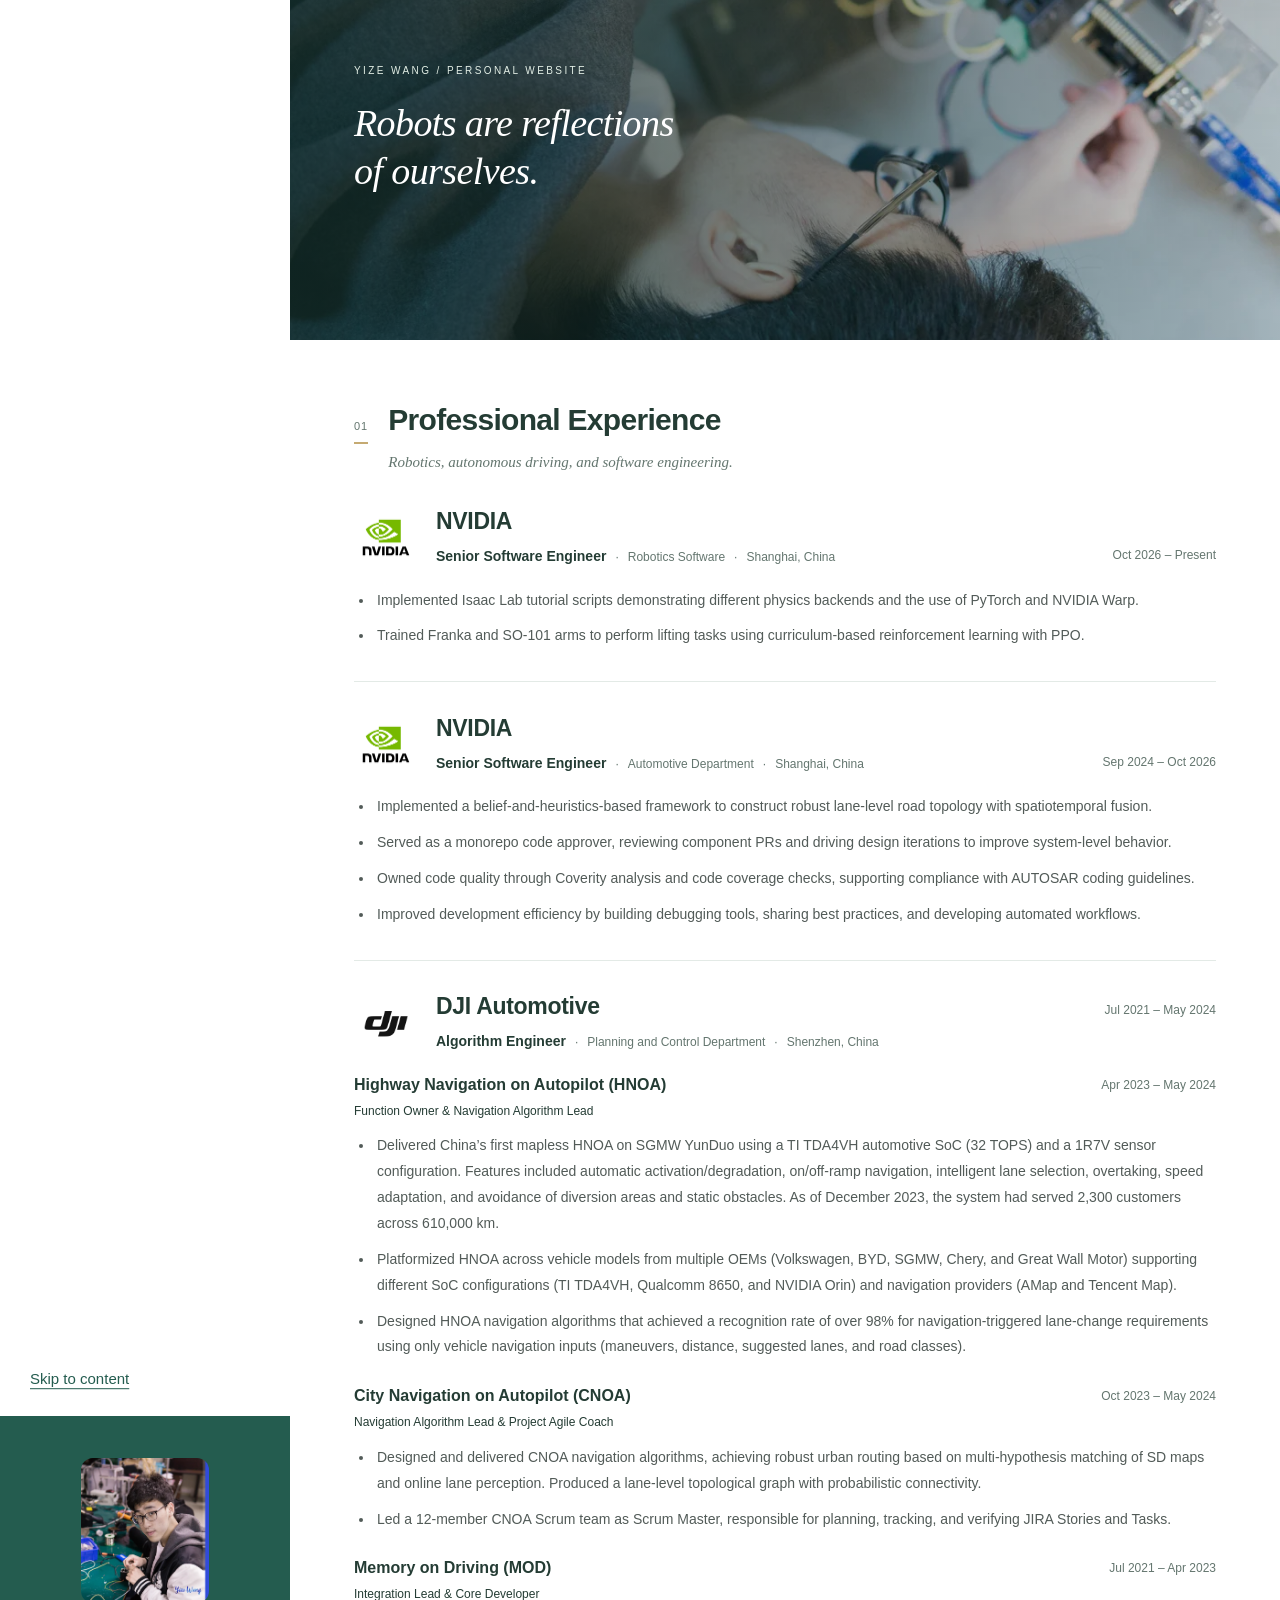
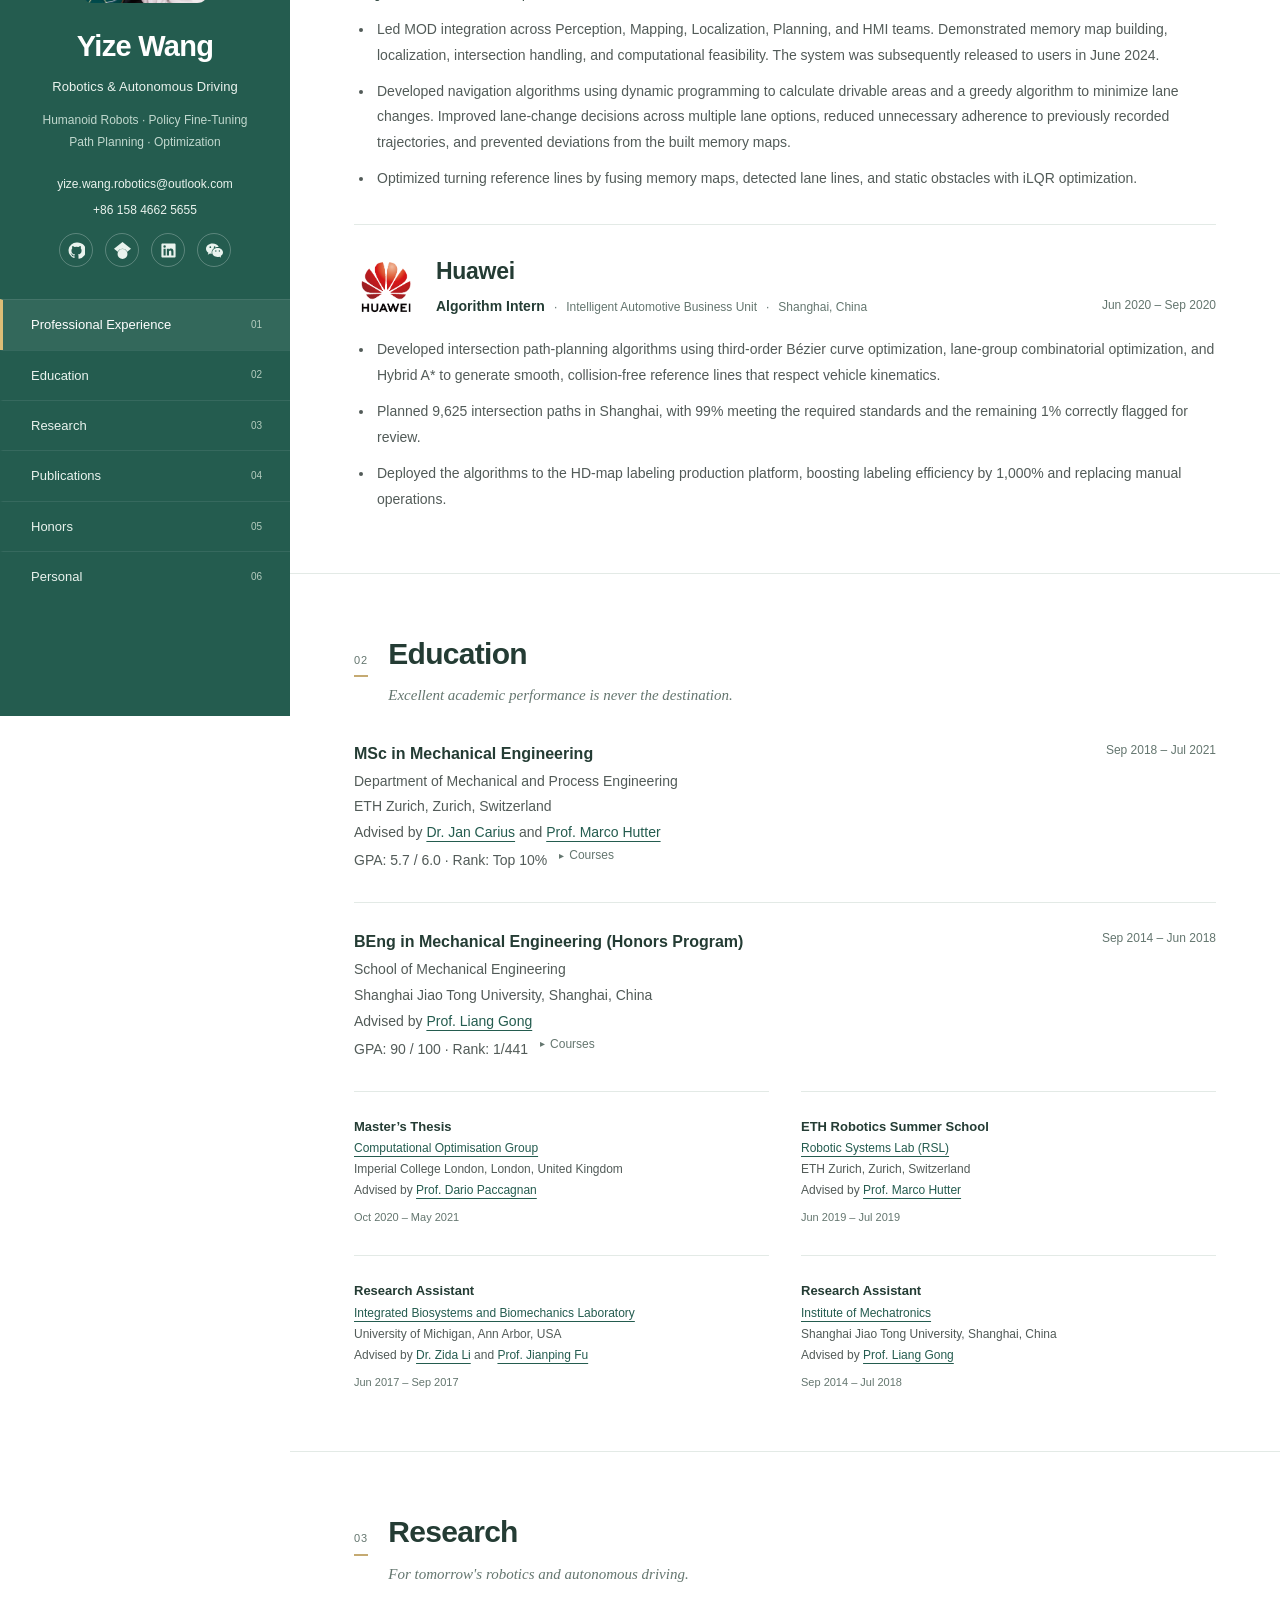
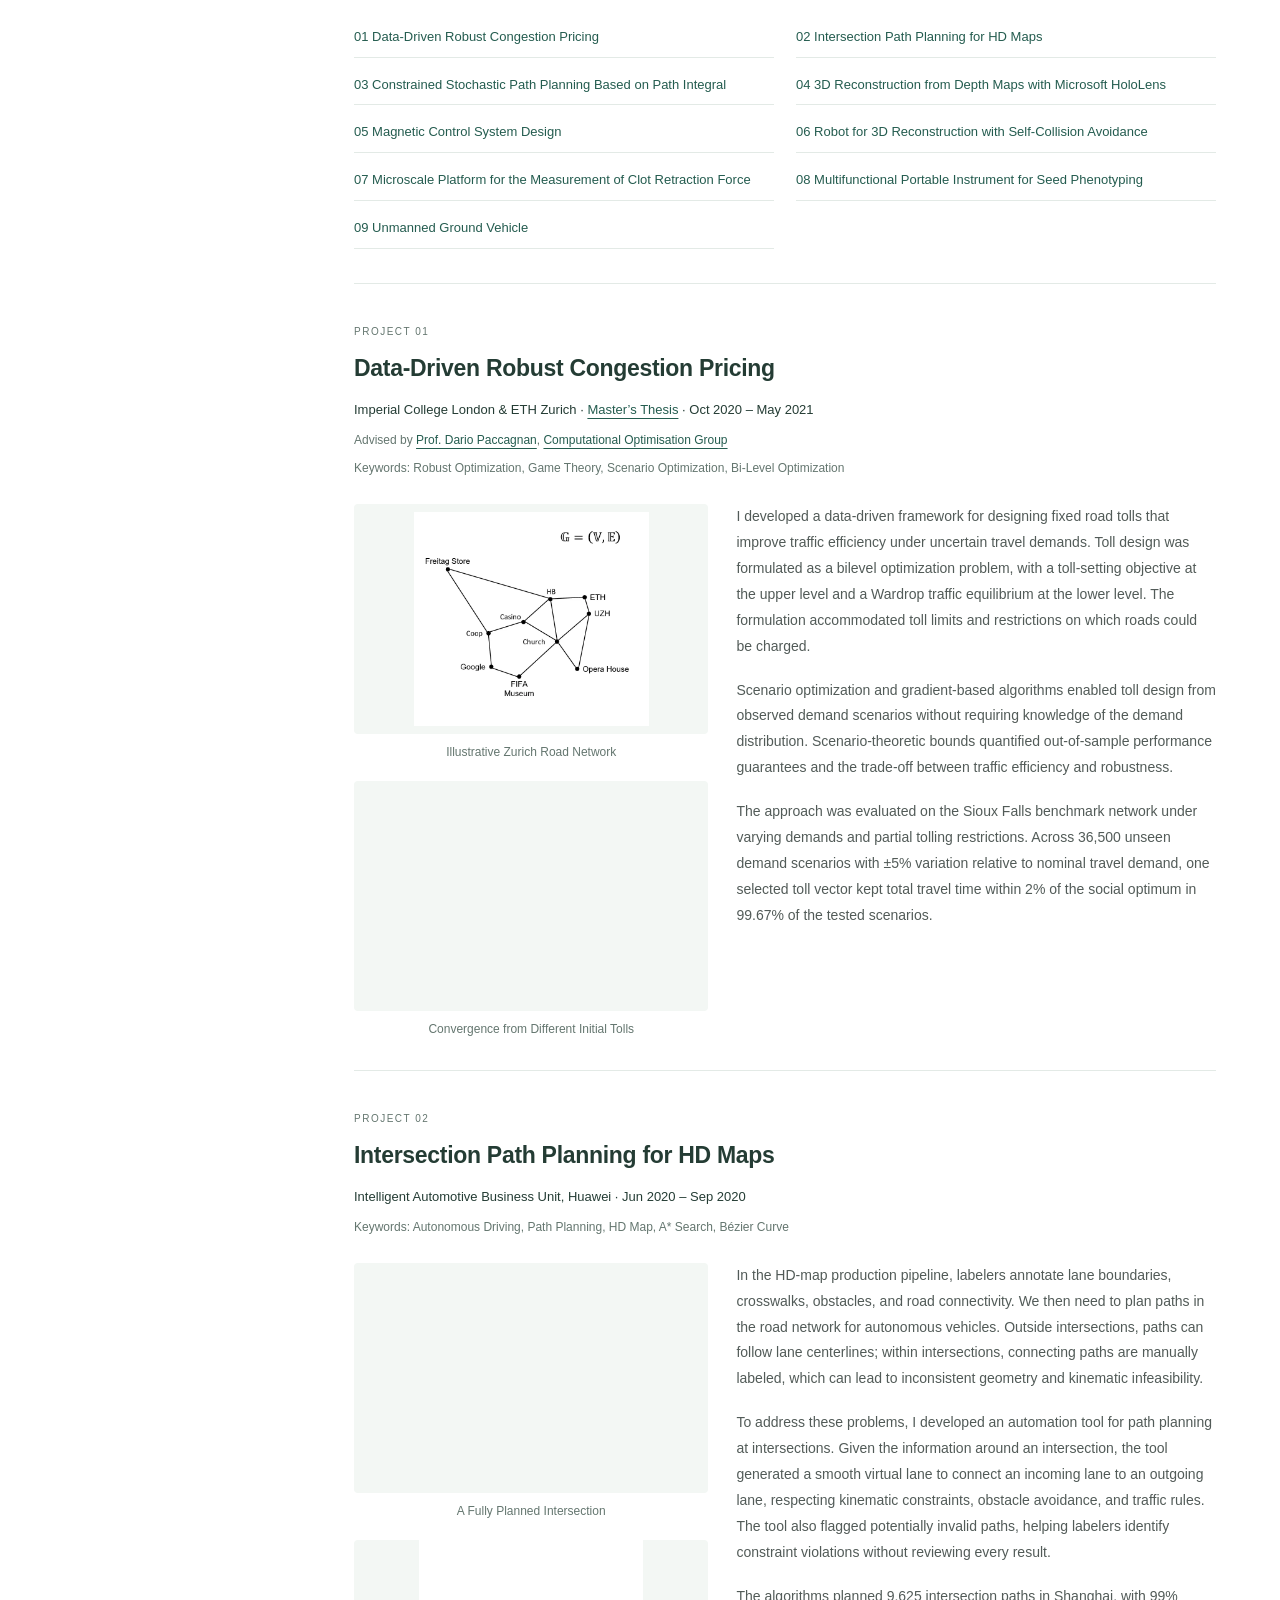
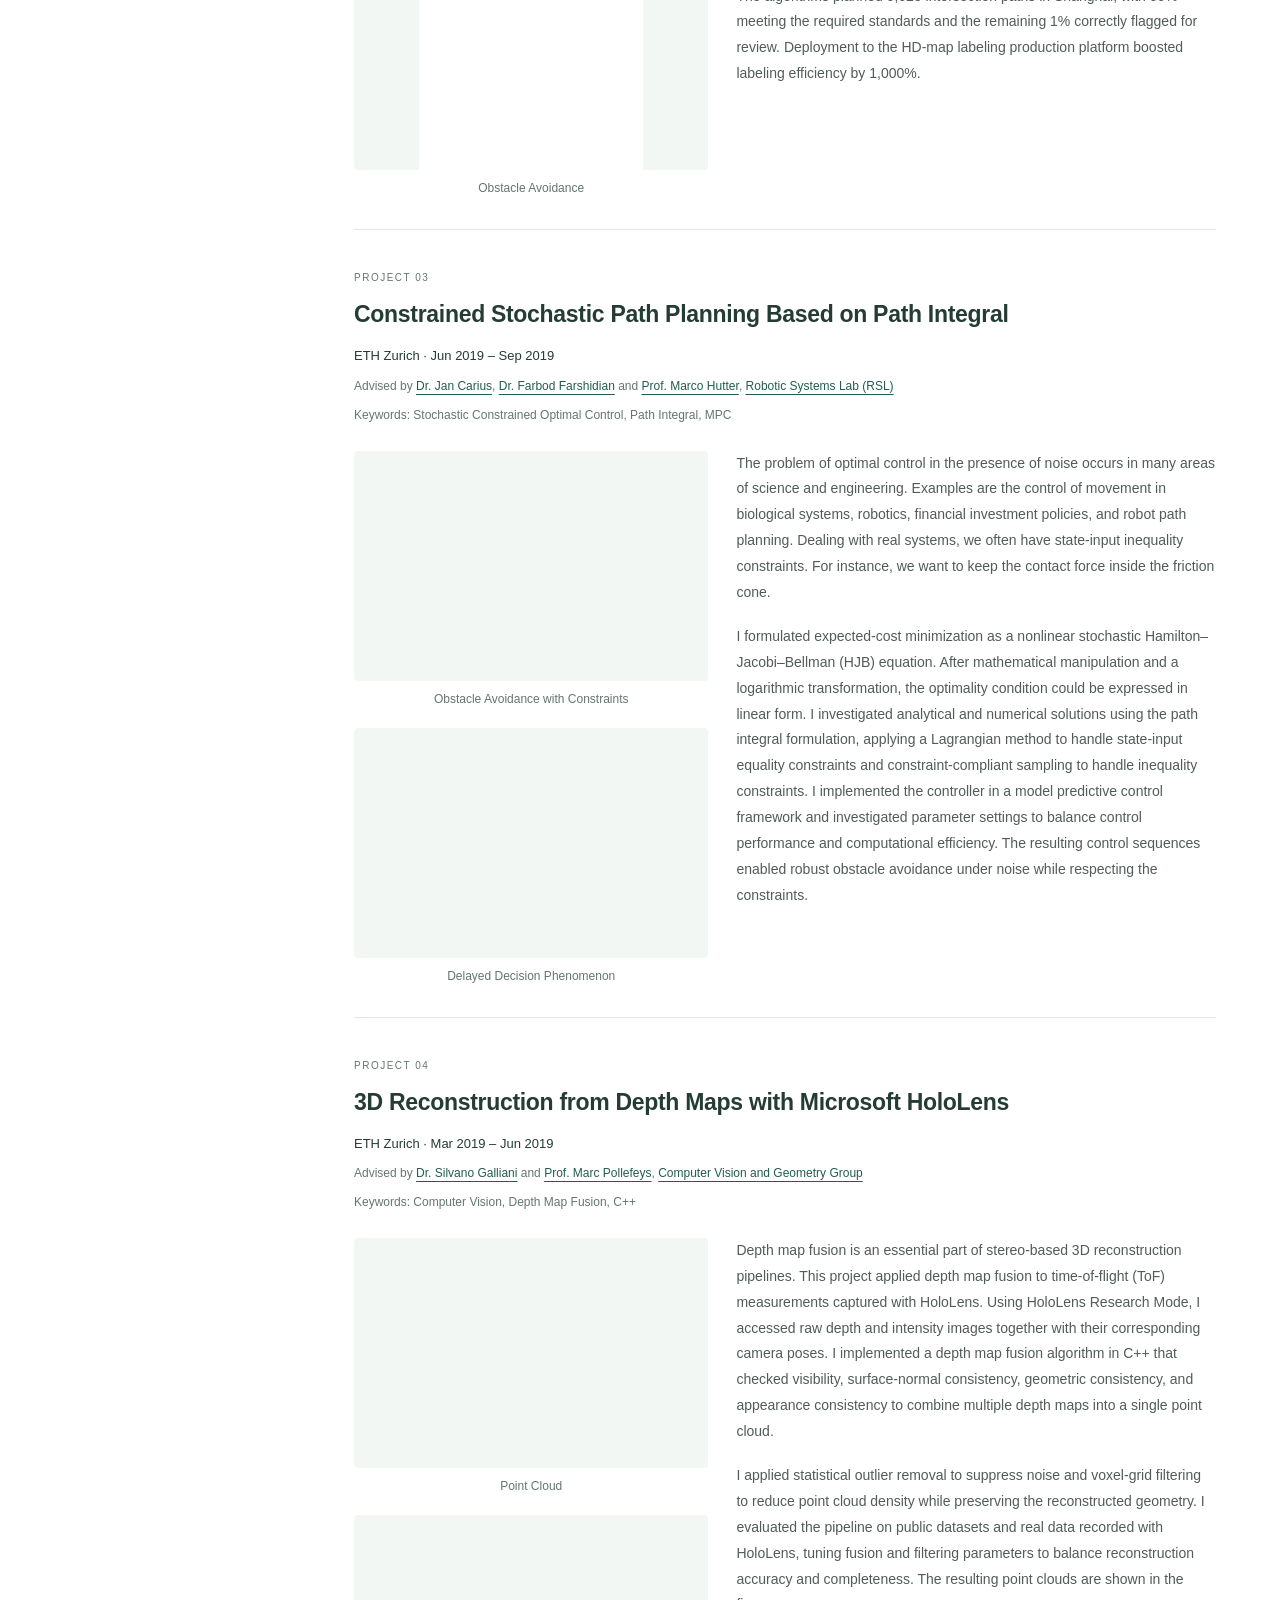
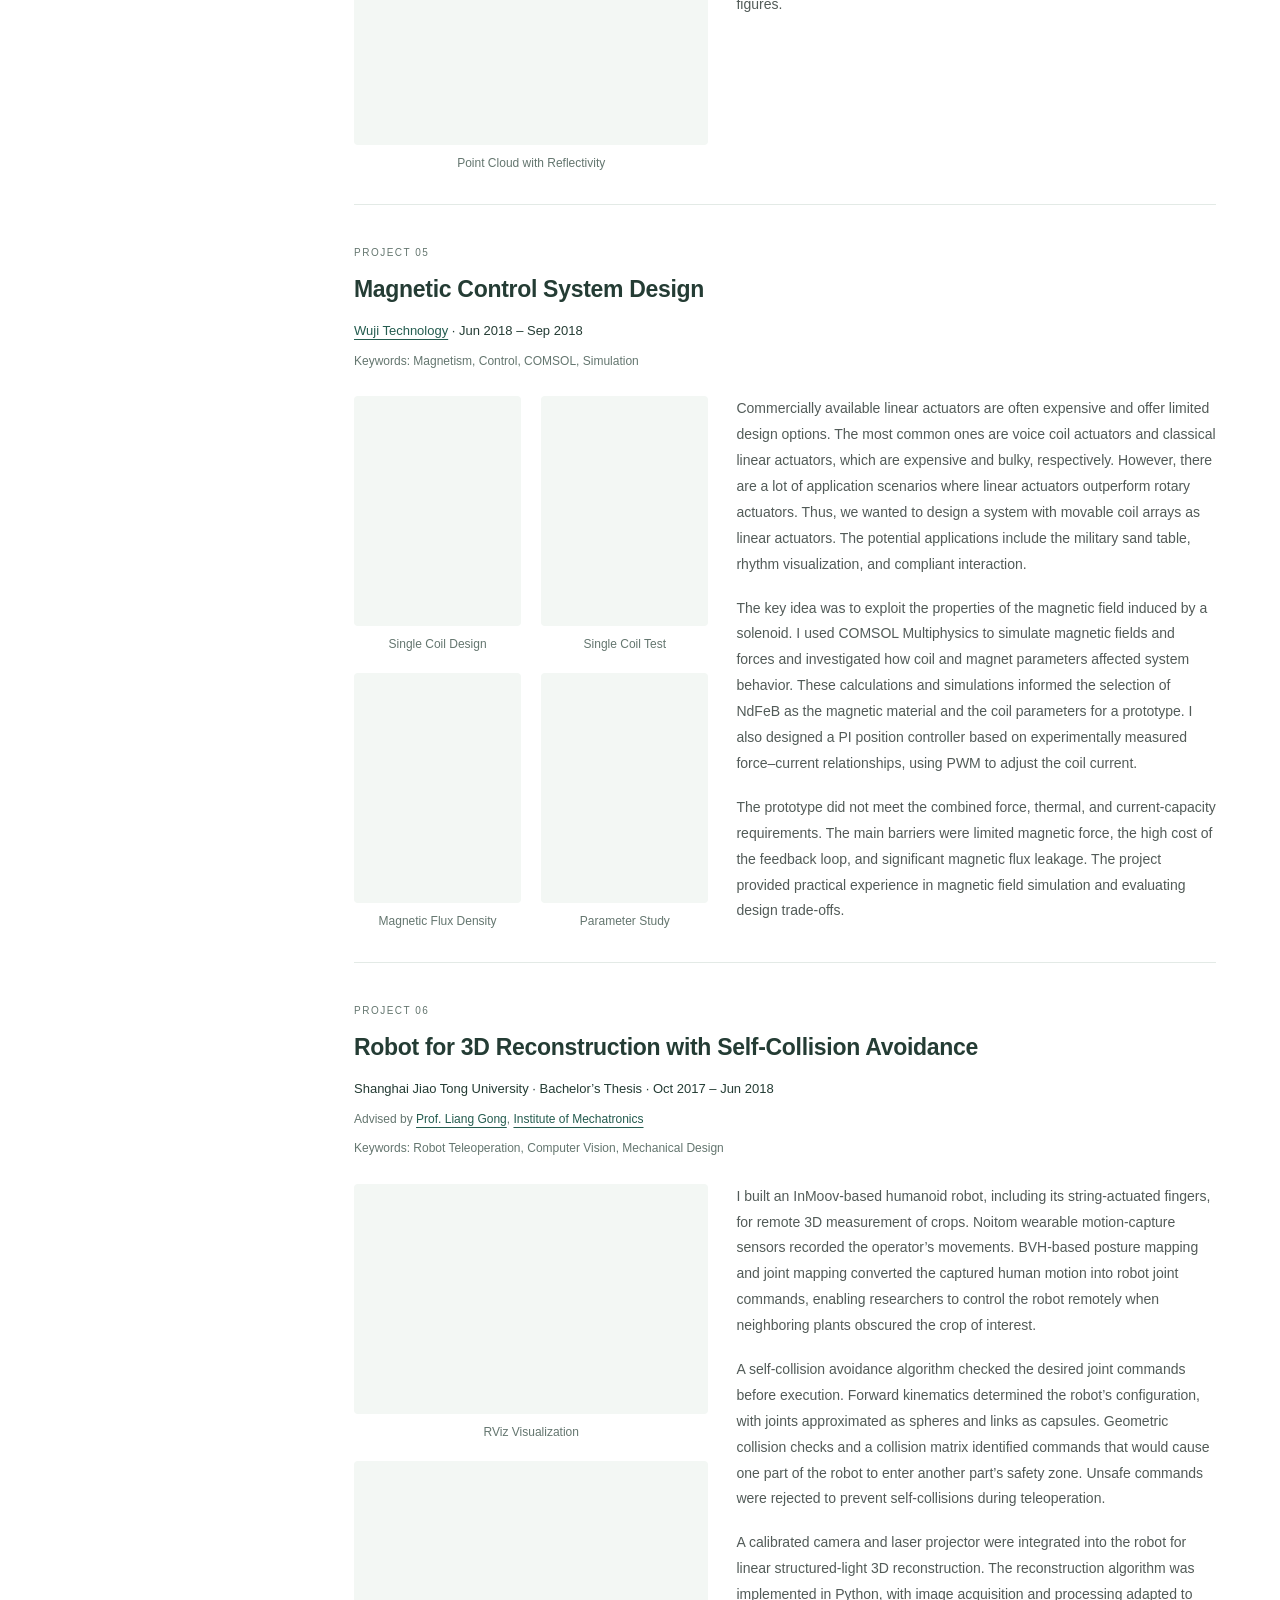
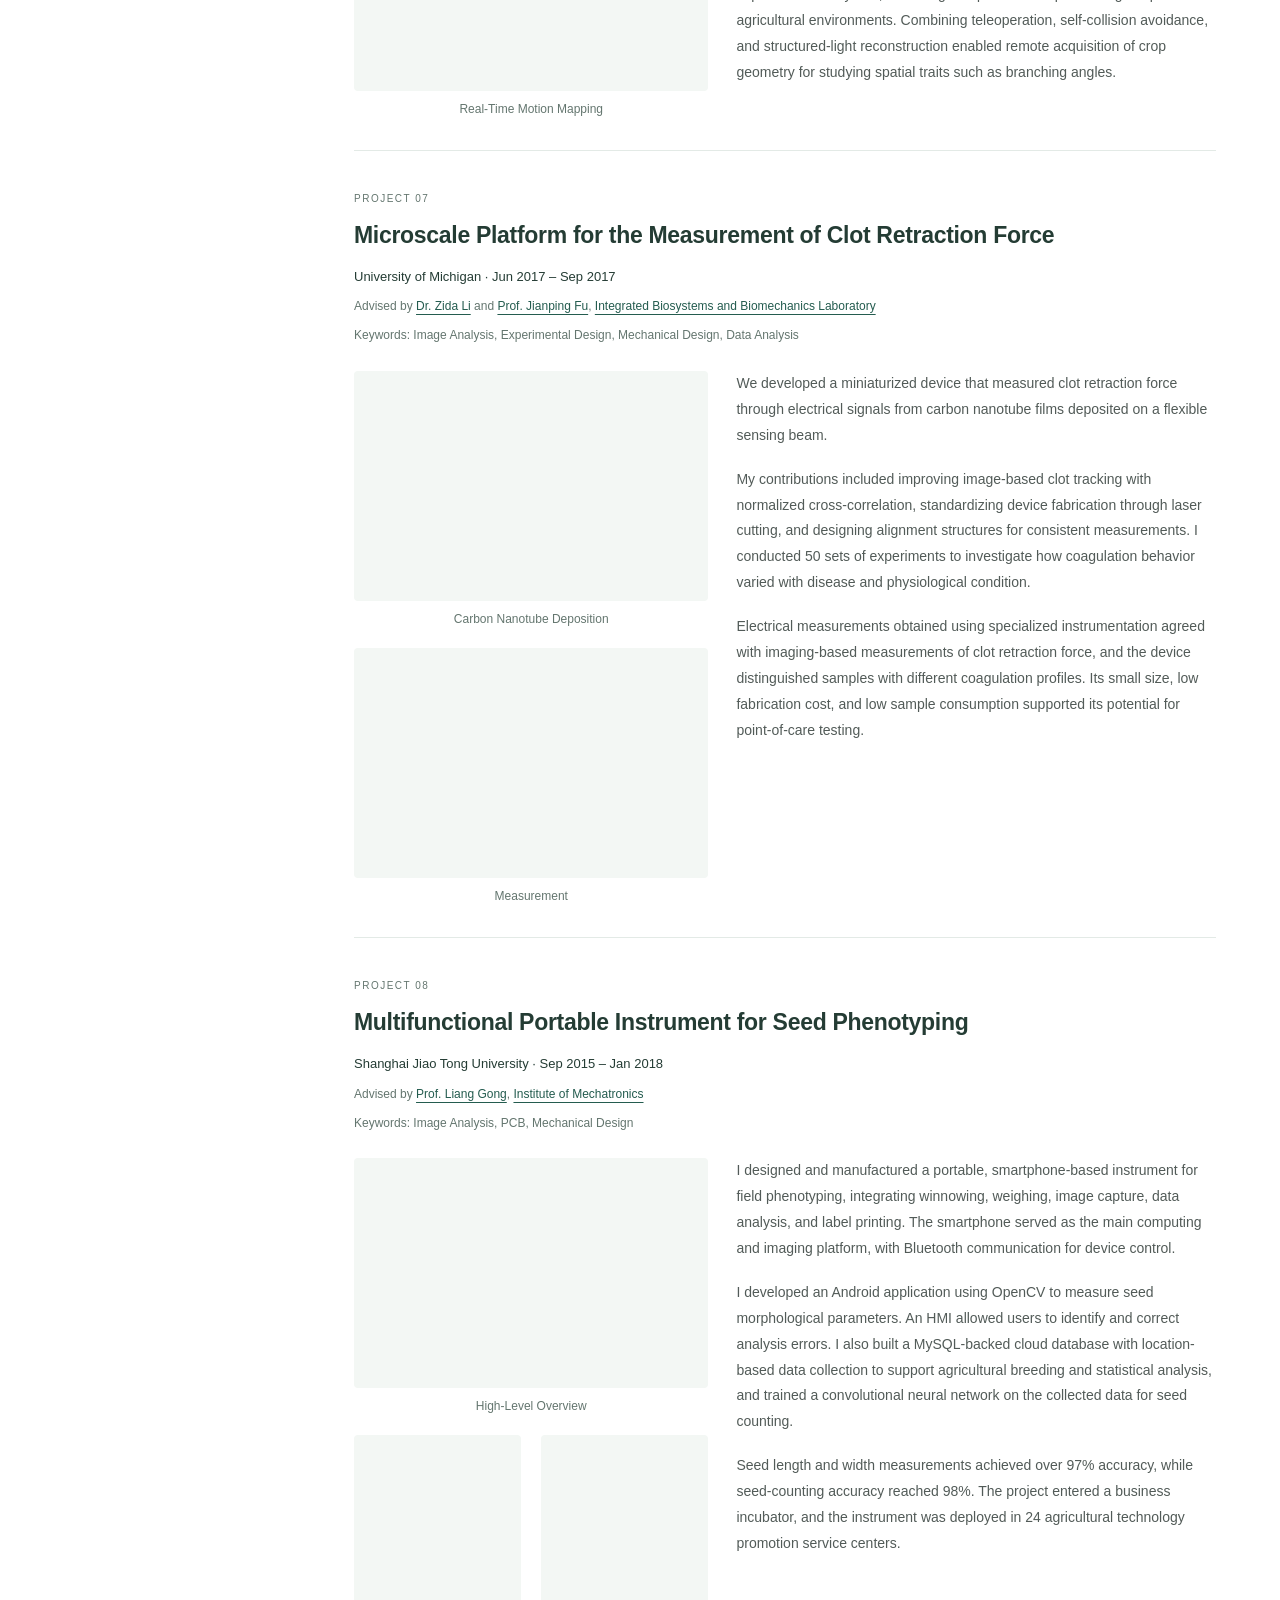
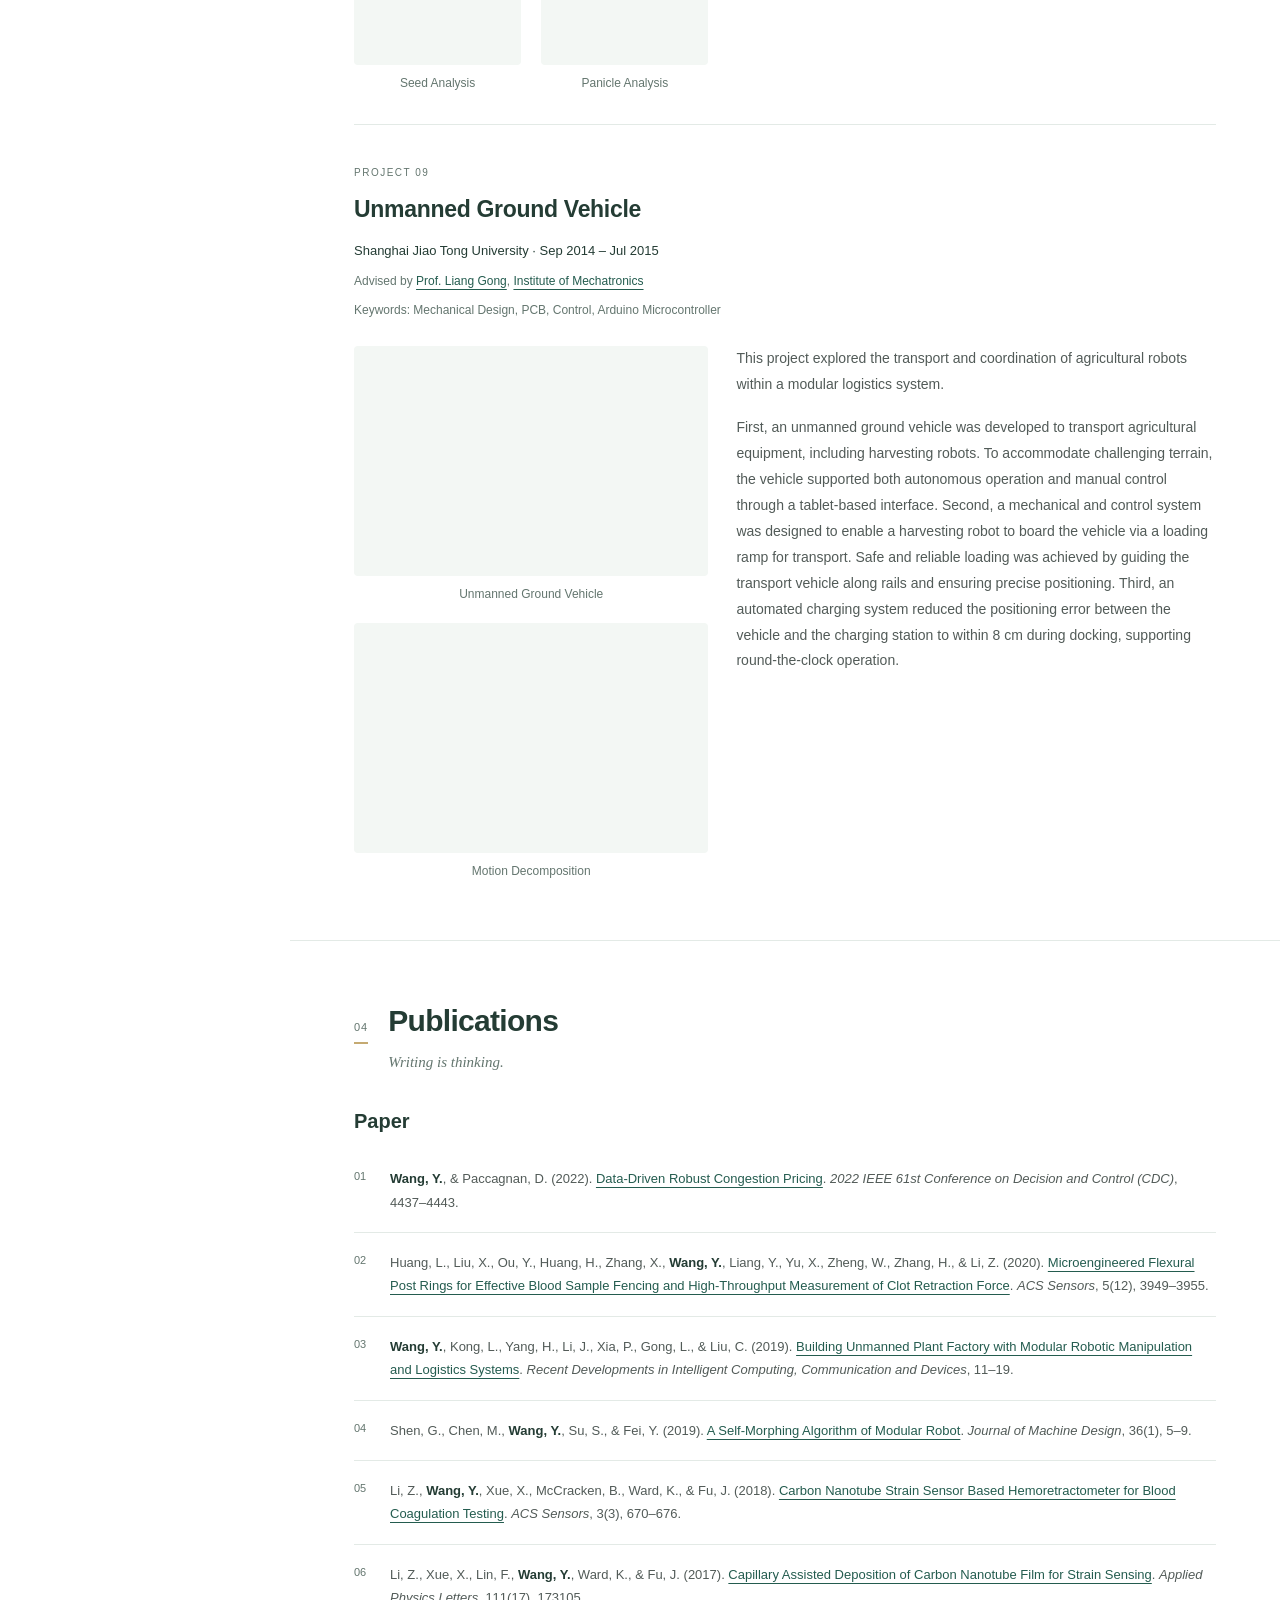
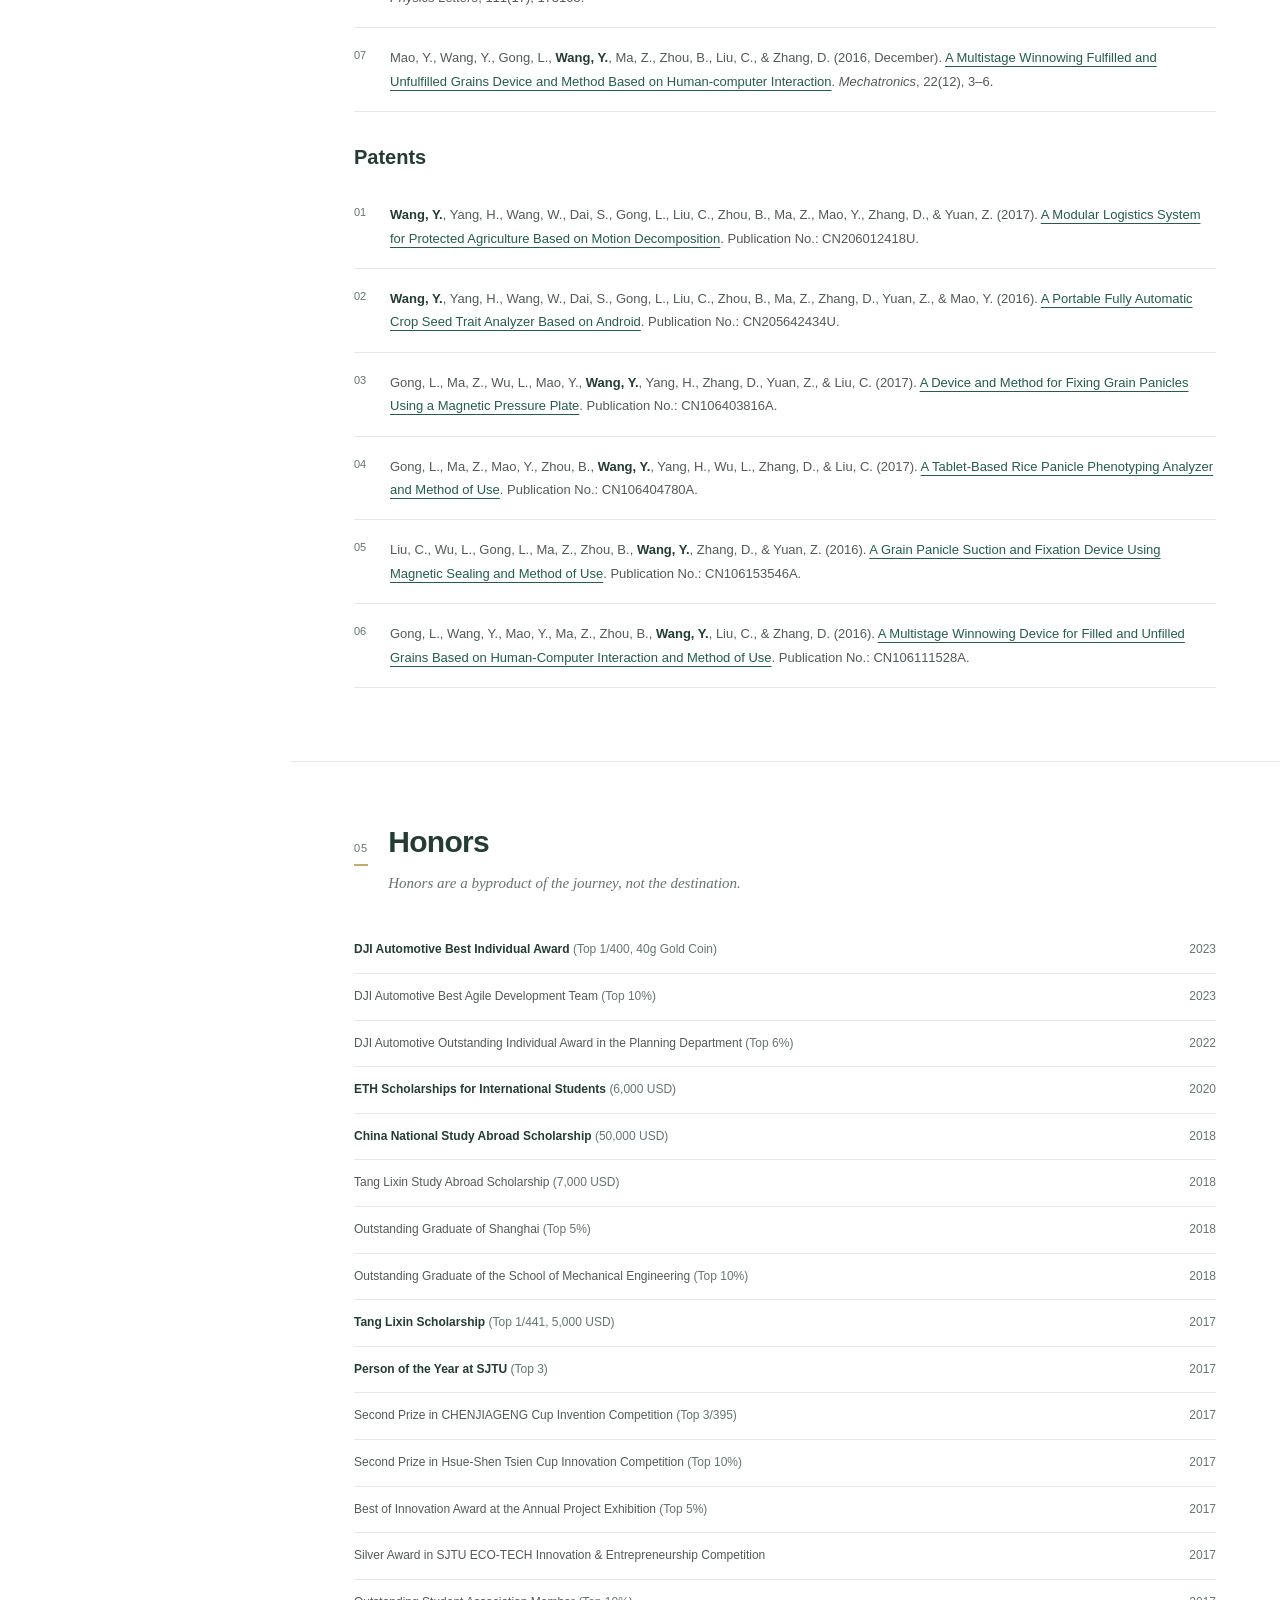
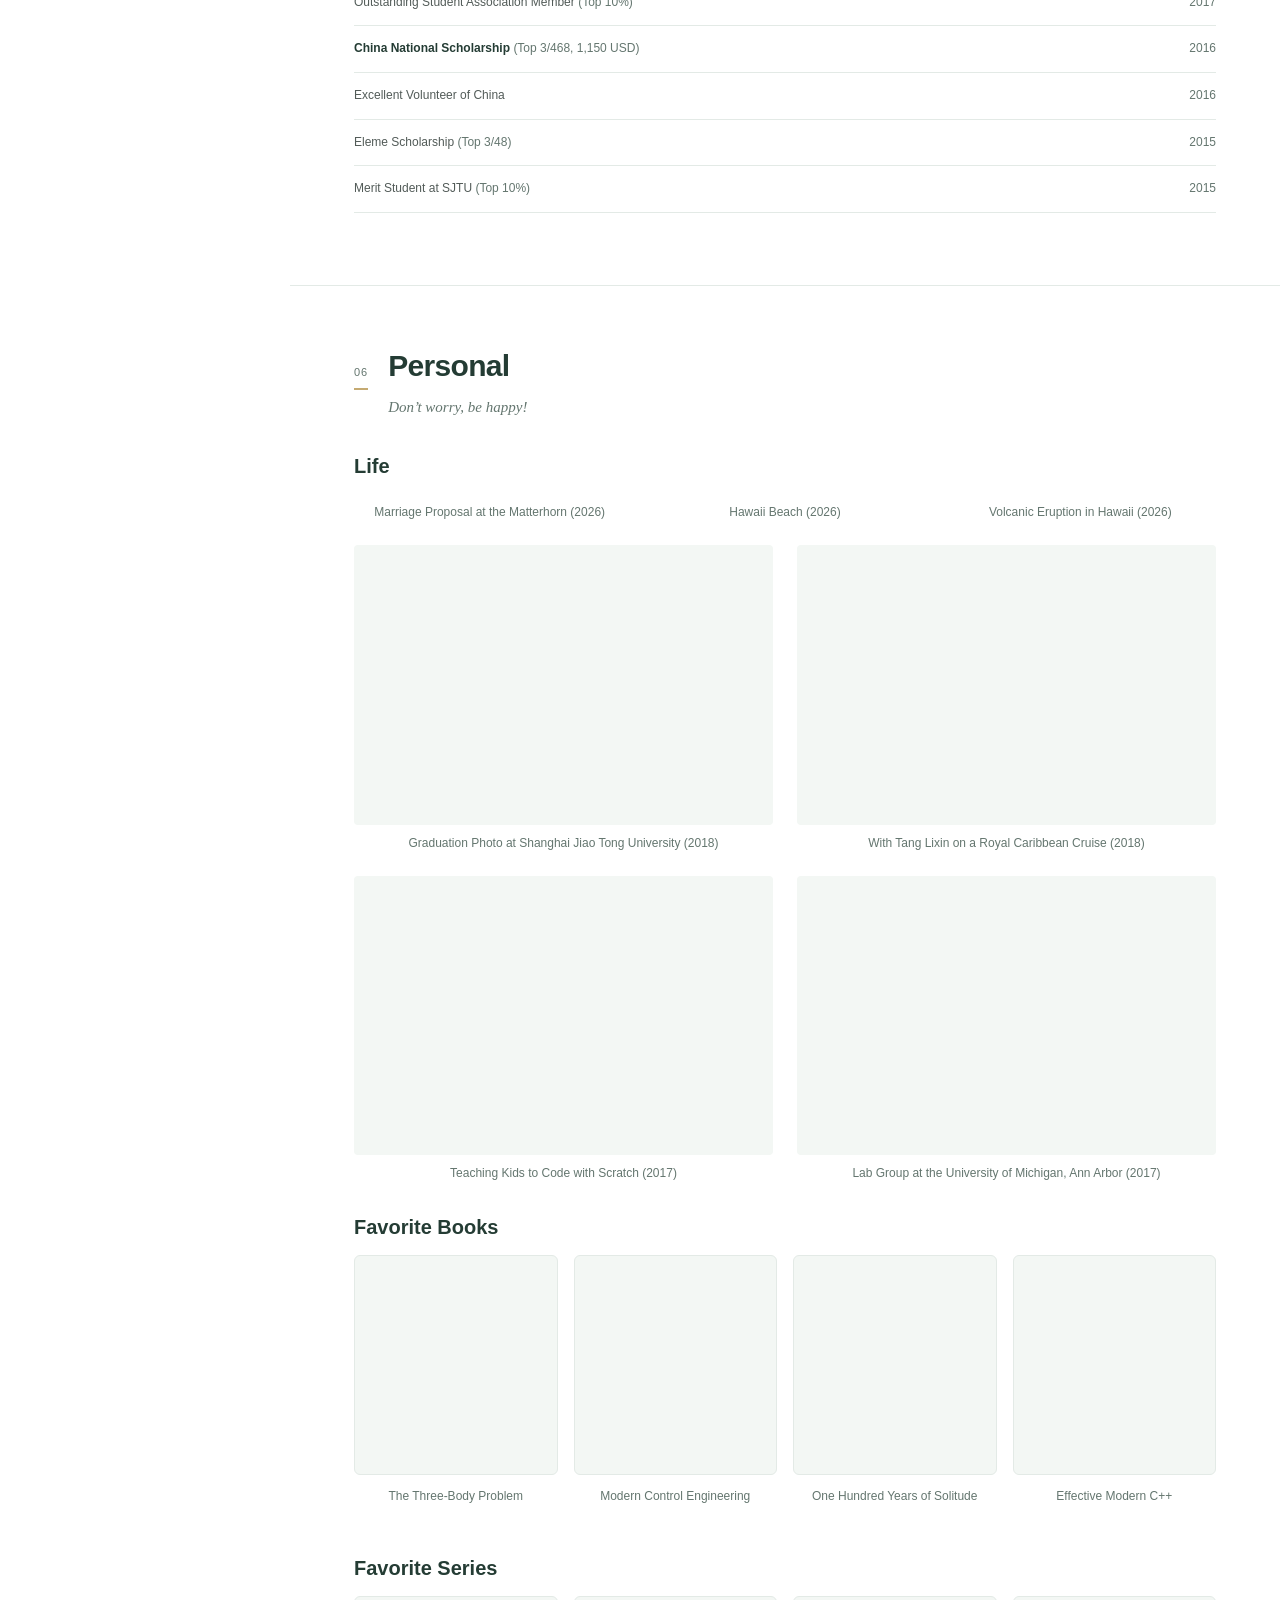
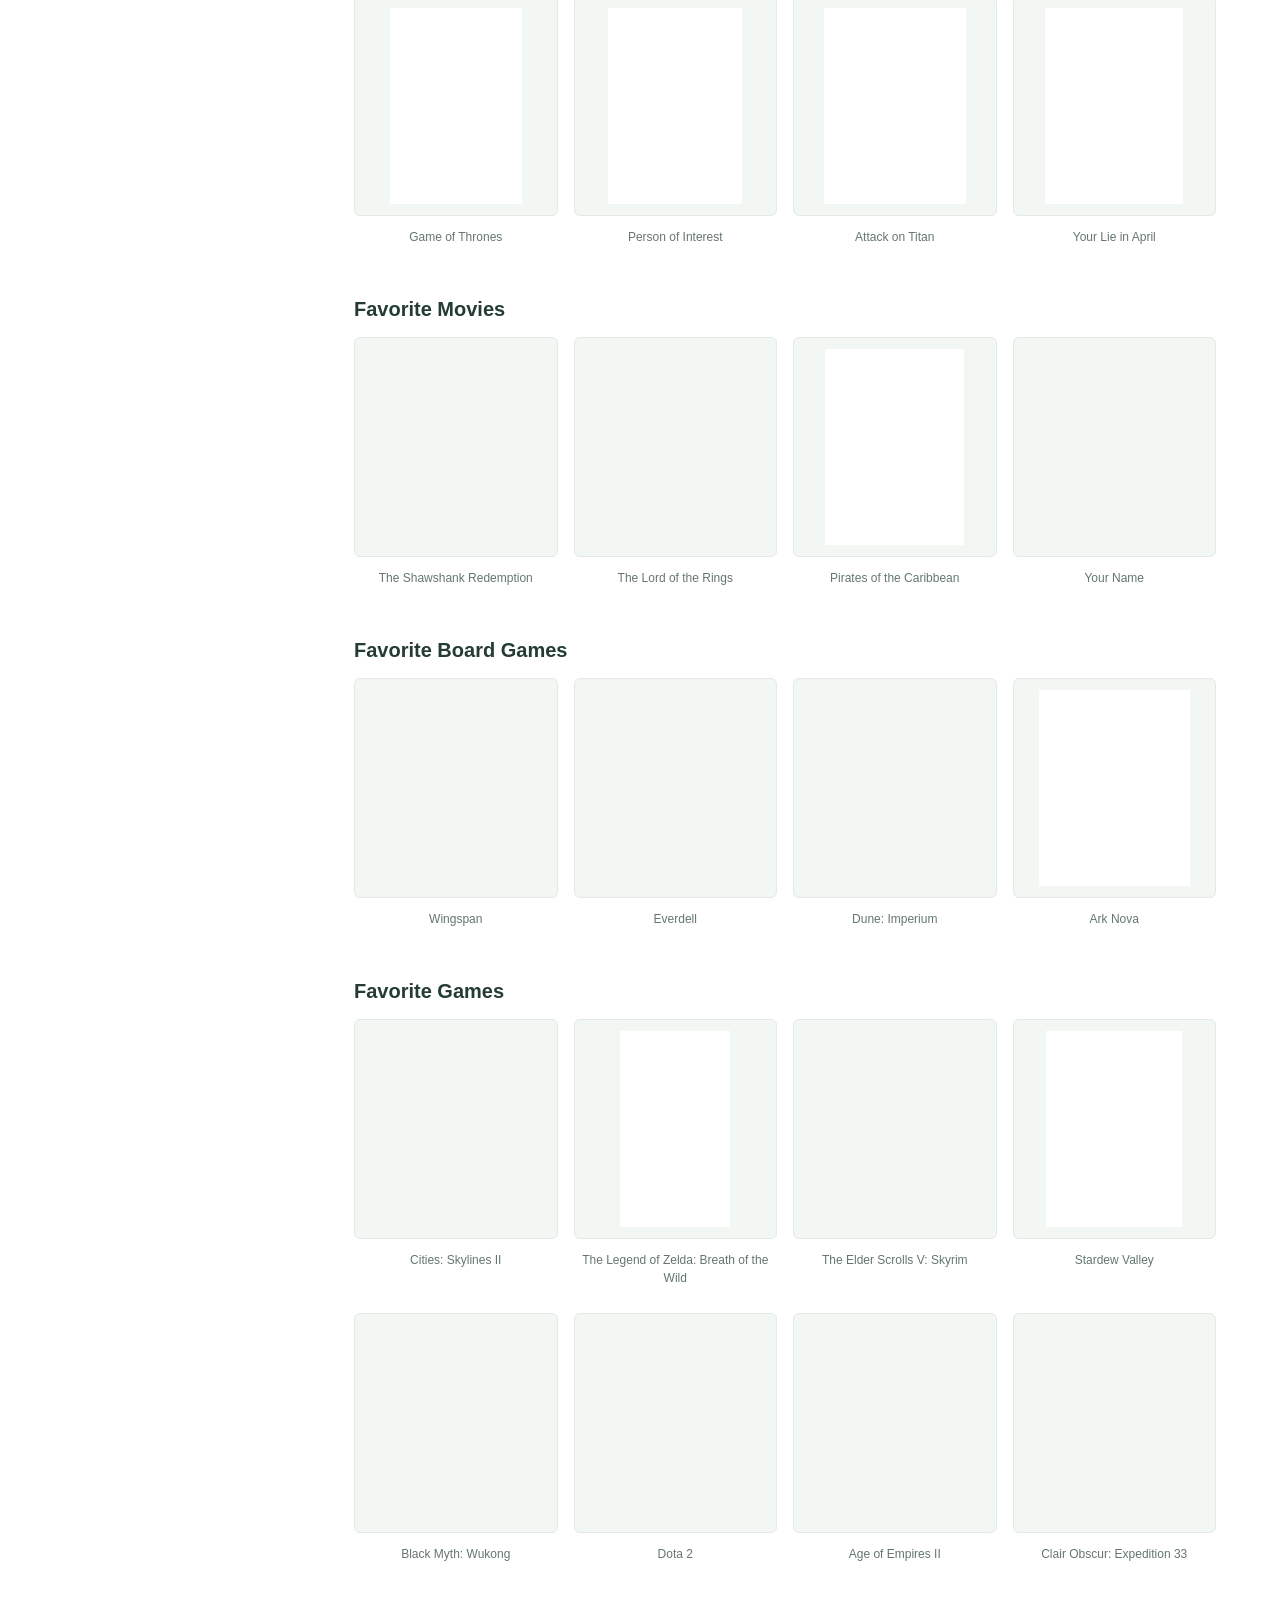
<file: education.html>
<!doctype html><html lang="en"><head><meta charset="utf-8"><meta name="viewport" content="width=device-width, initial-scale=1"><title>Yize Wang · Education</title><meta http-equiv="refresh" content="0;url=./index.html#education"></head><body><p>This page has moved. <a href="./index.html#education">Continue to education</a>.</p></body></html>
</file>
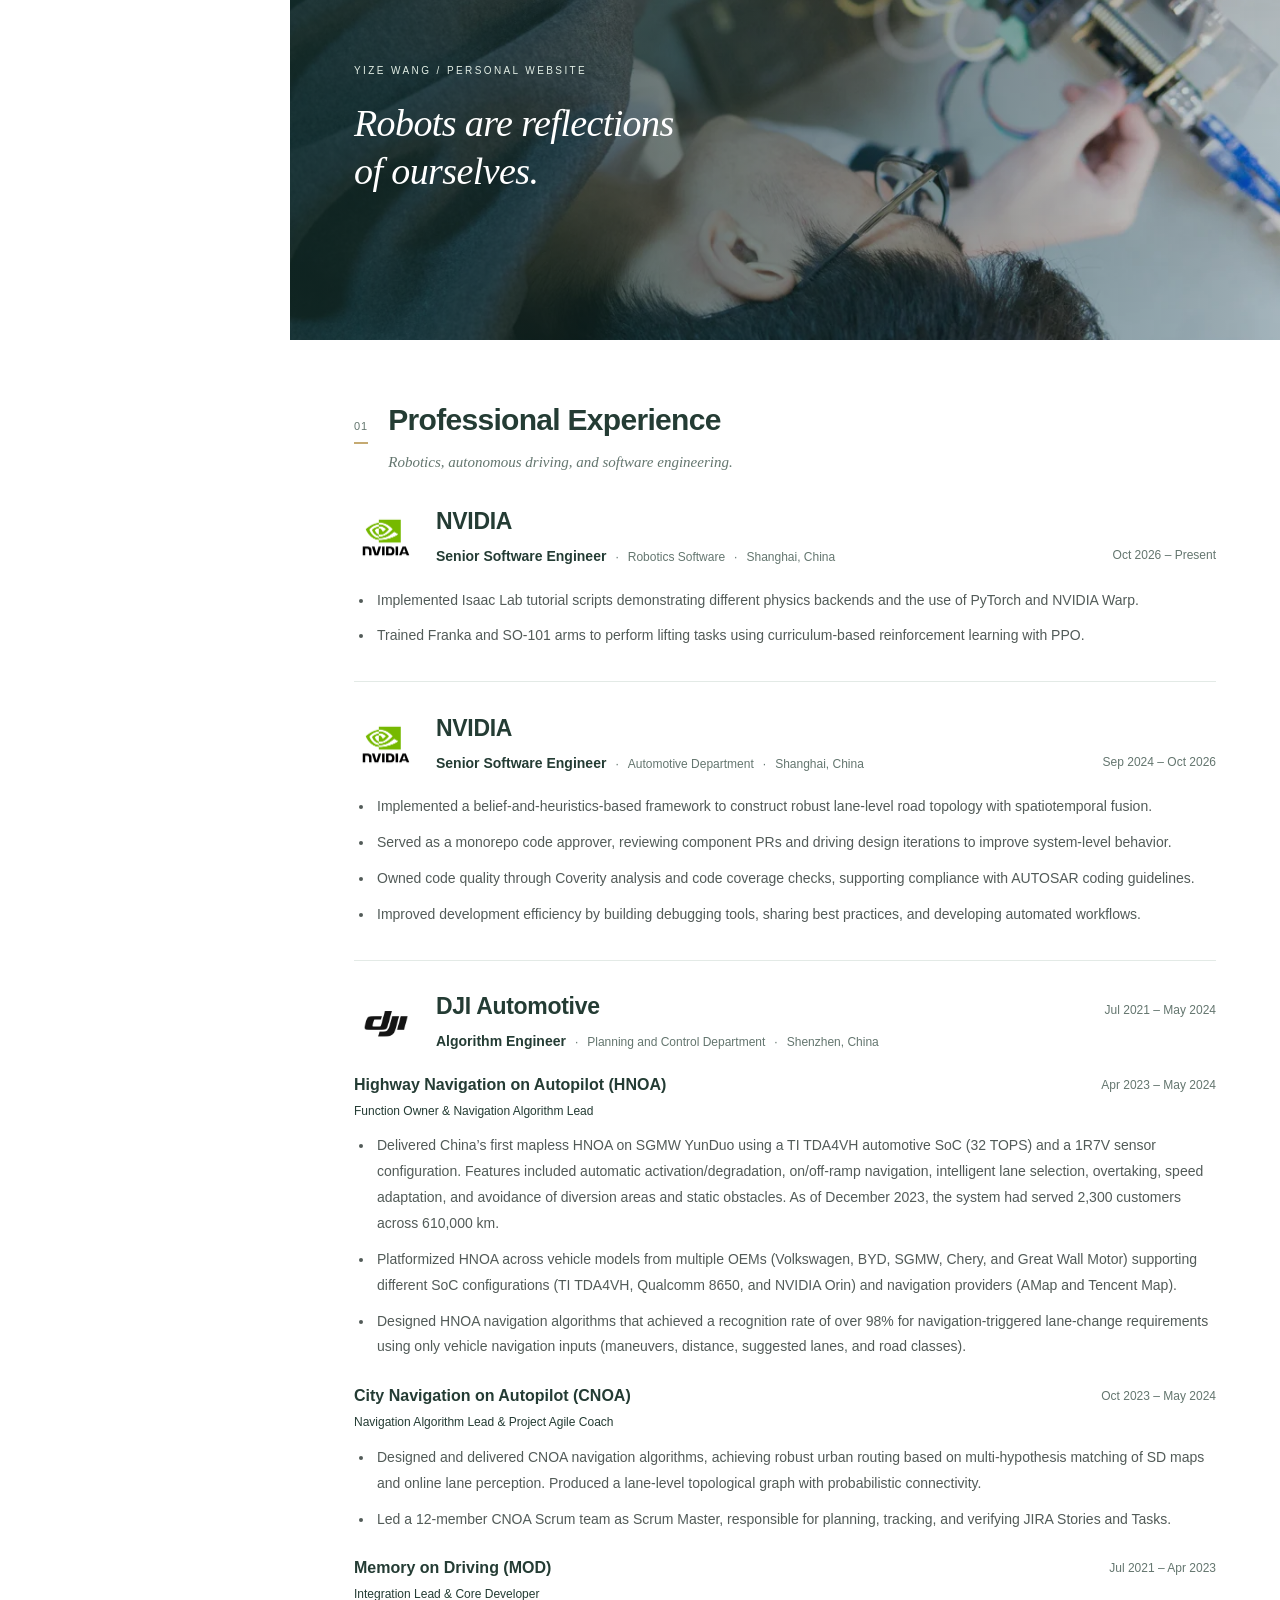
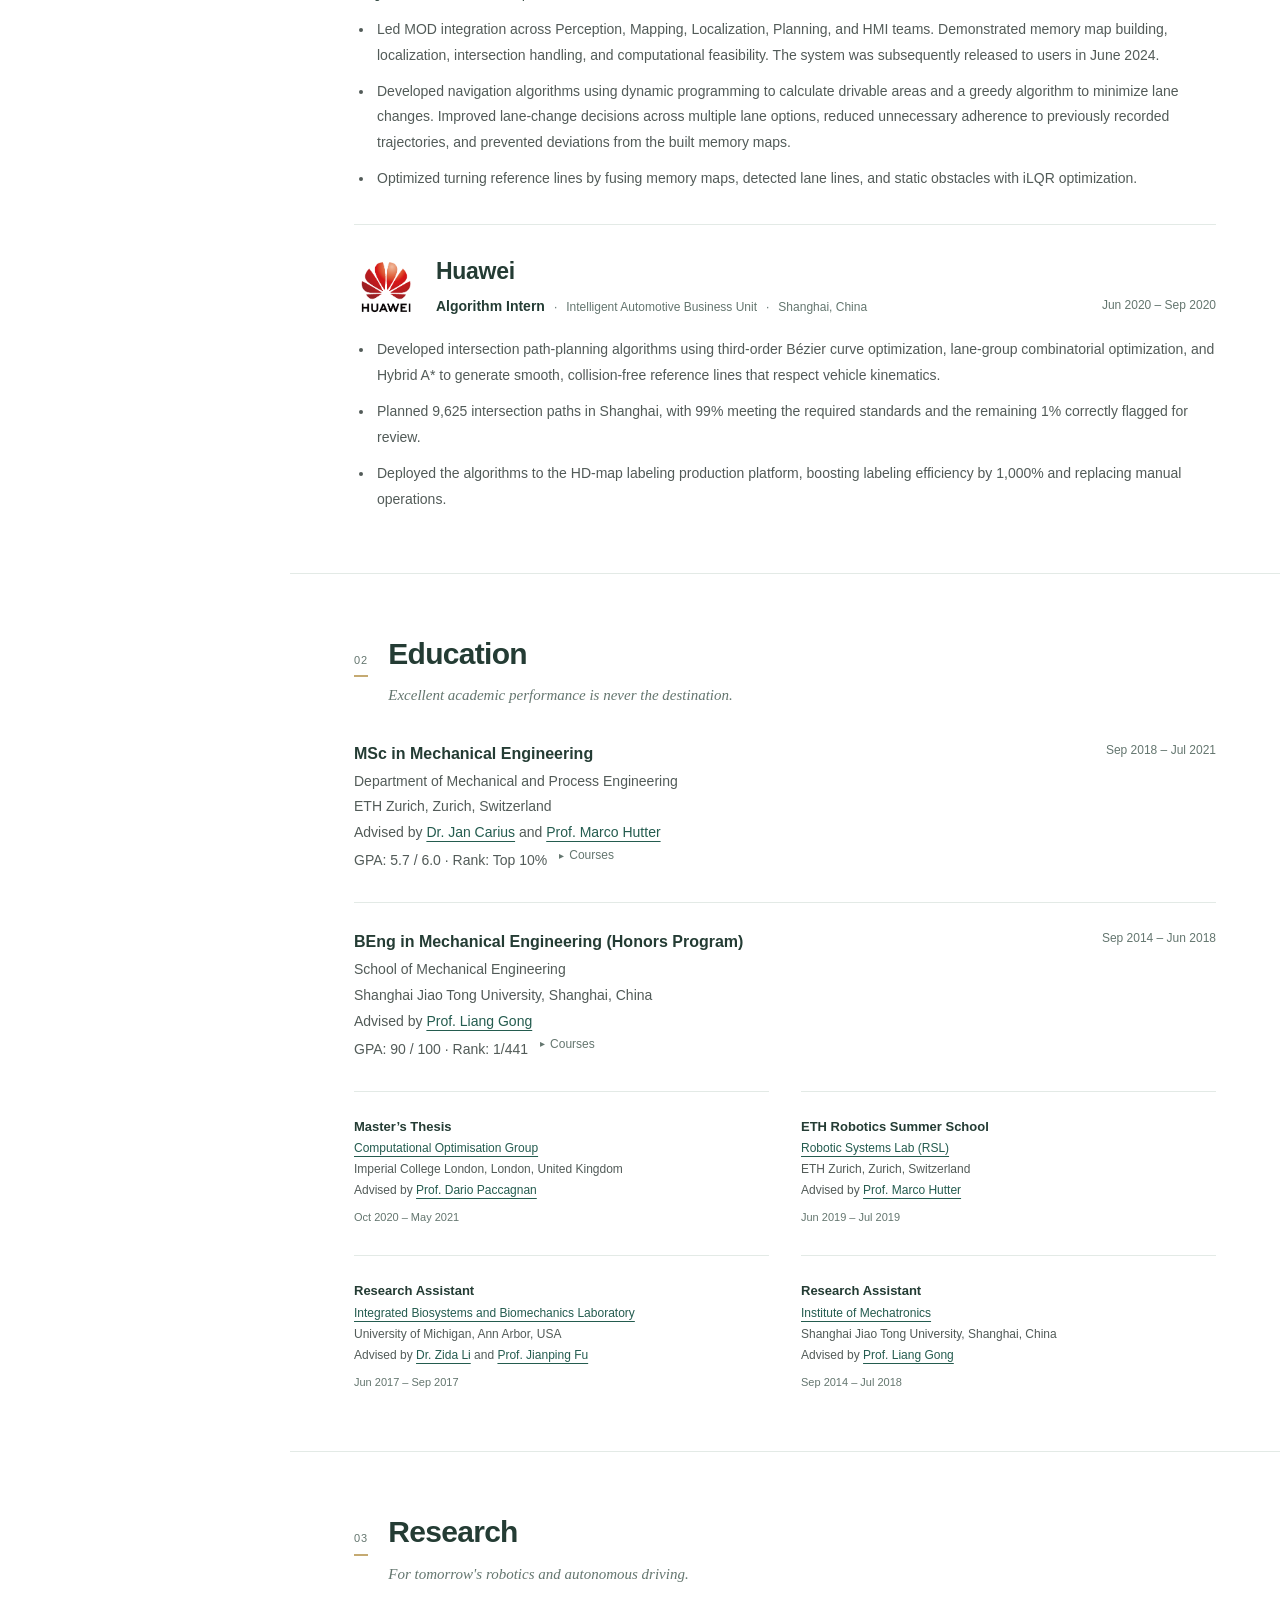
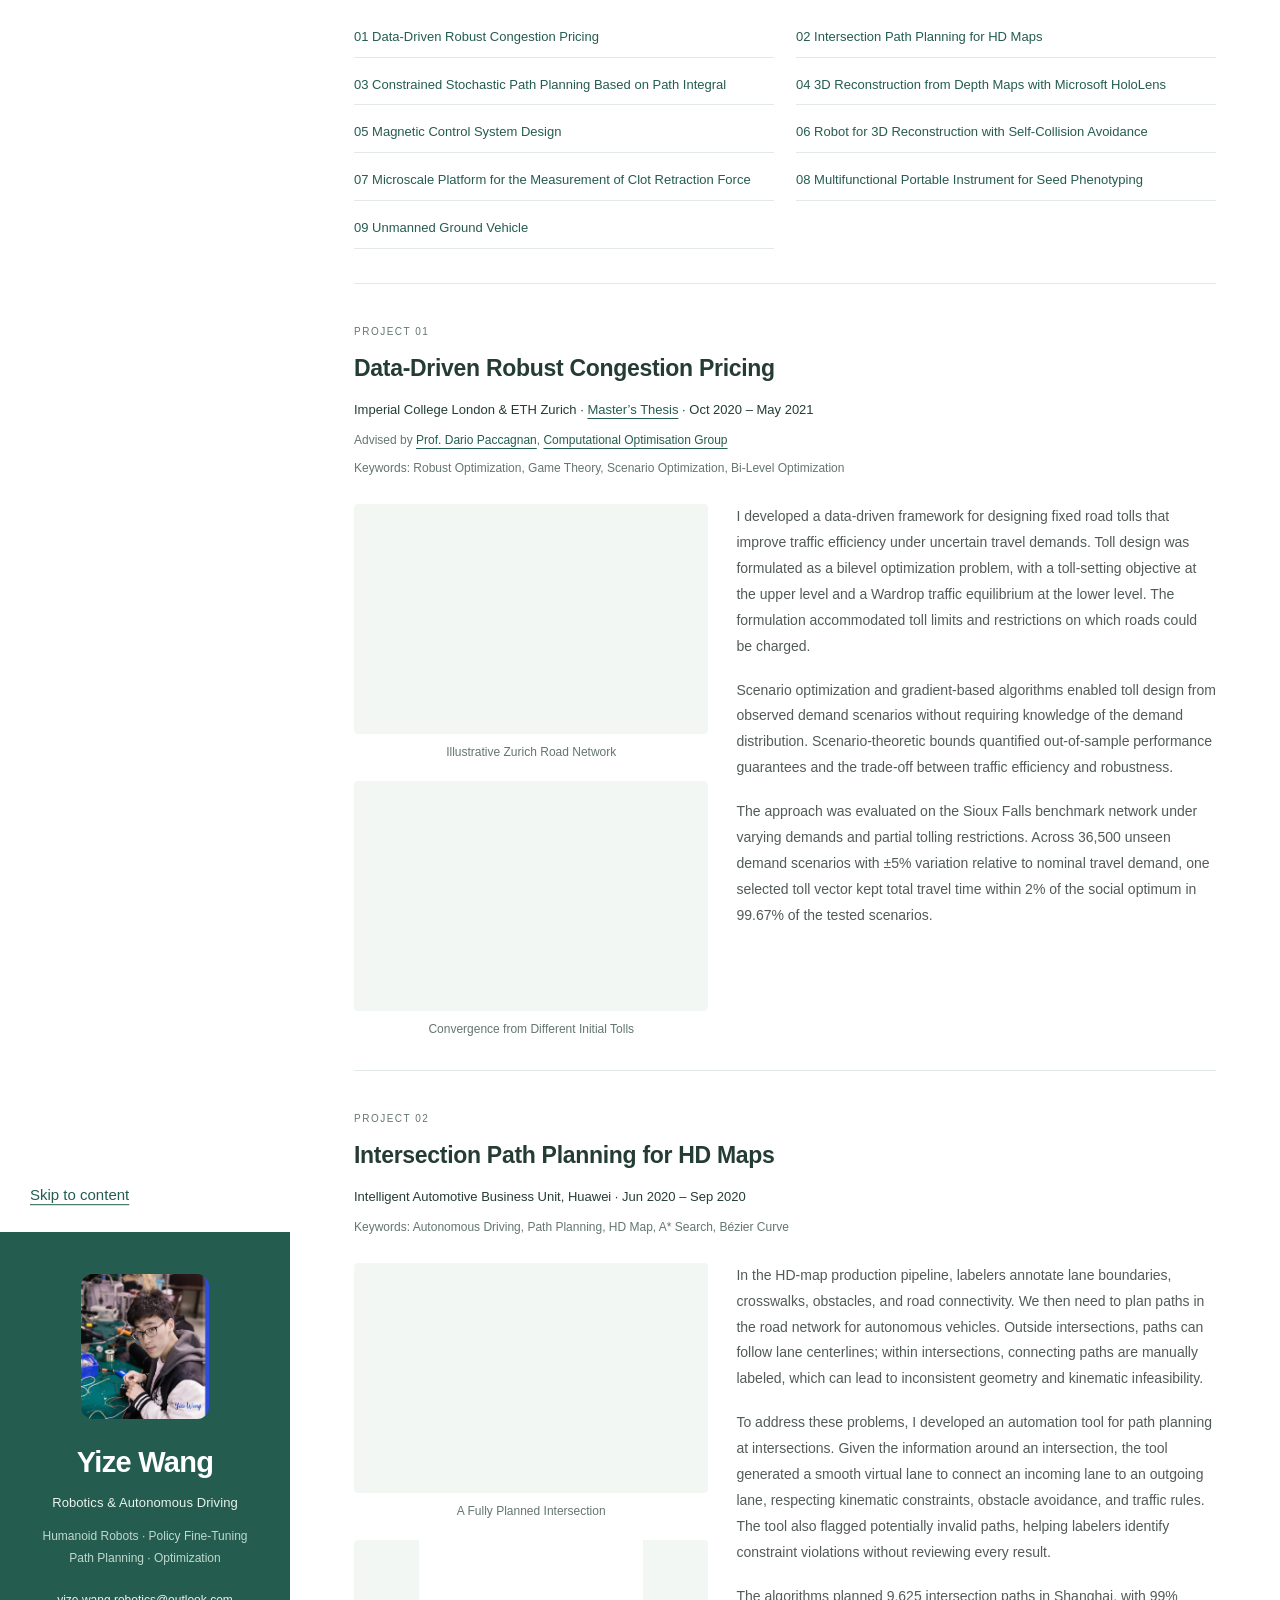
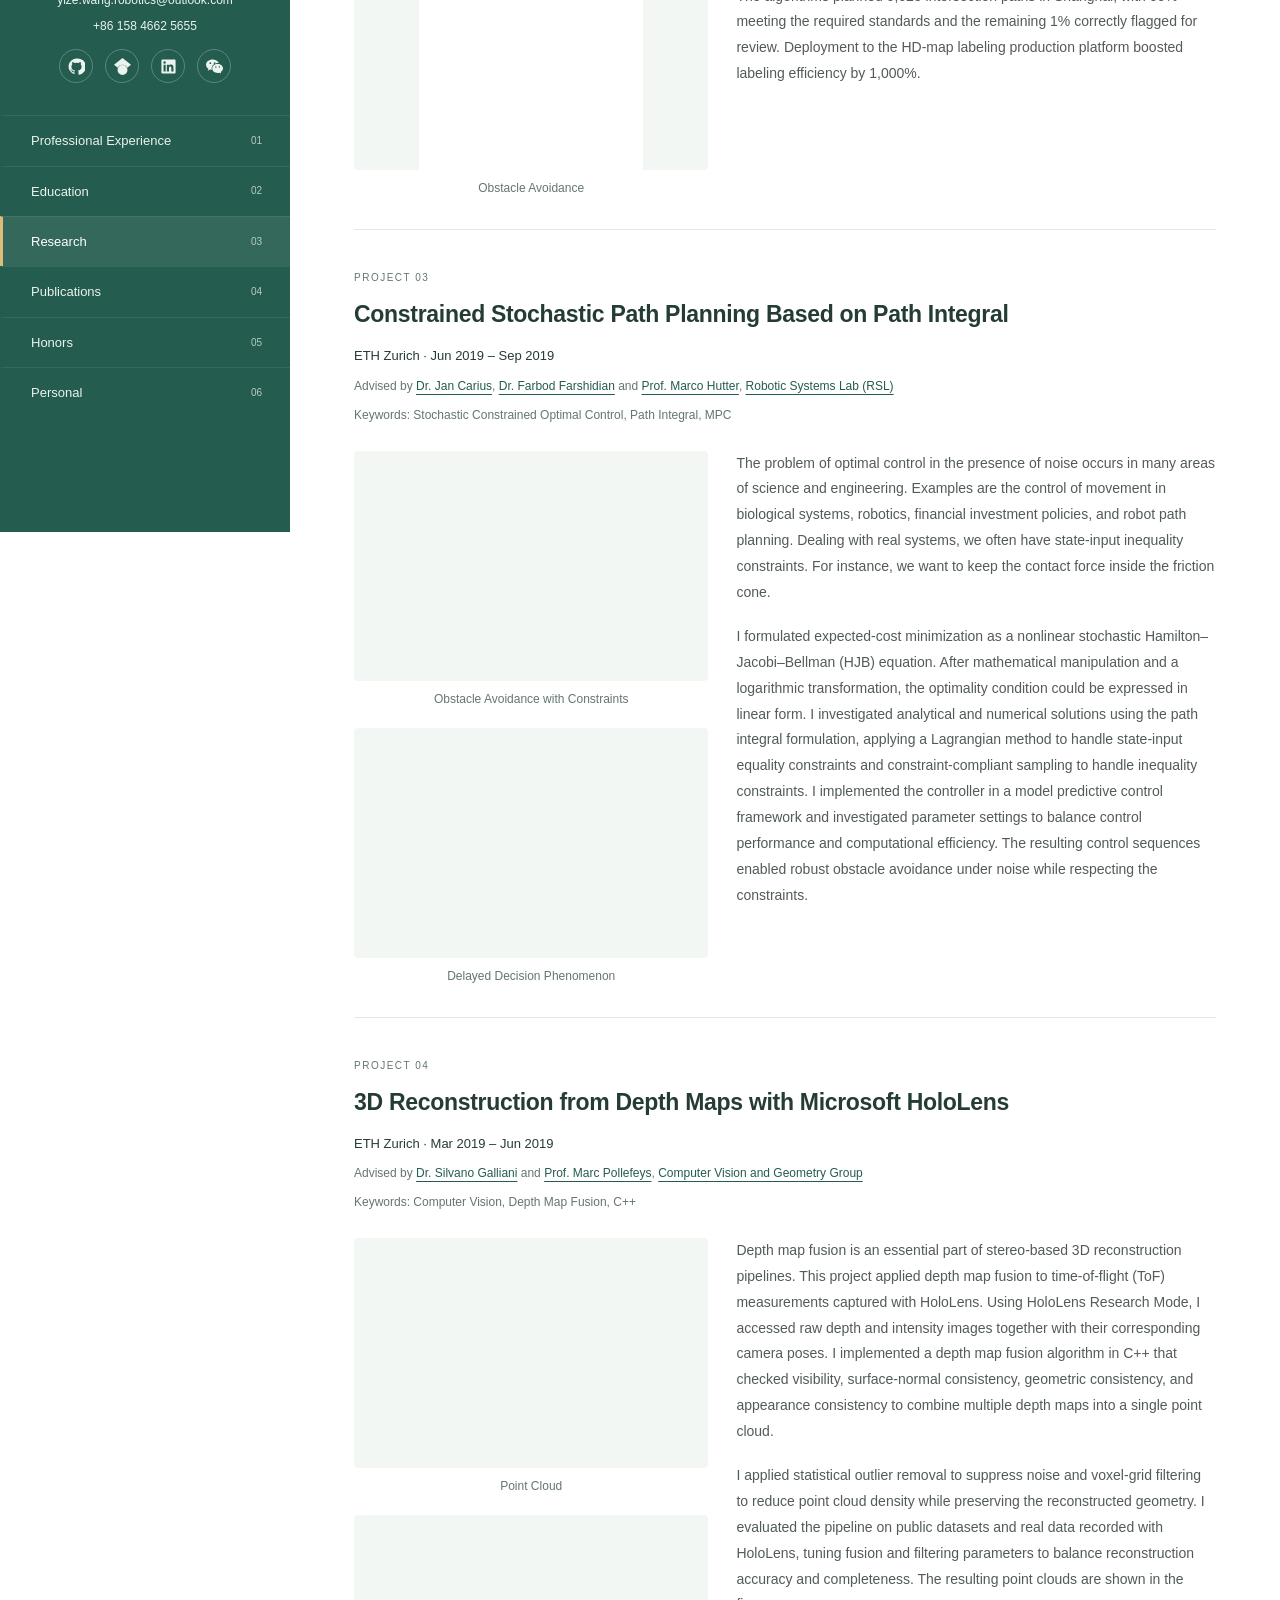
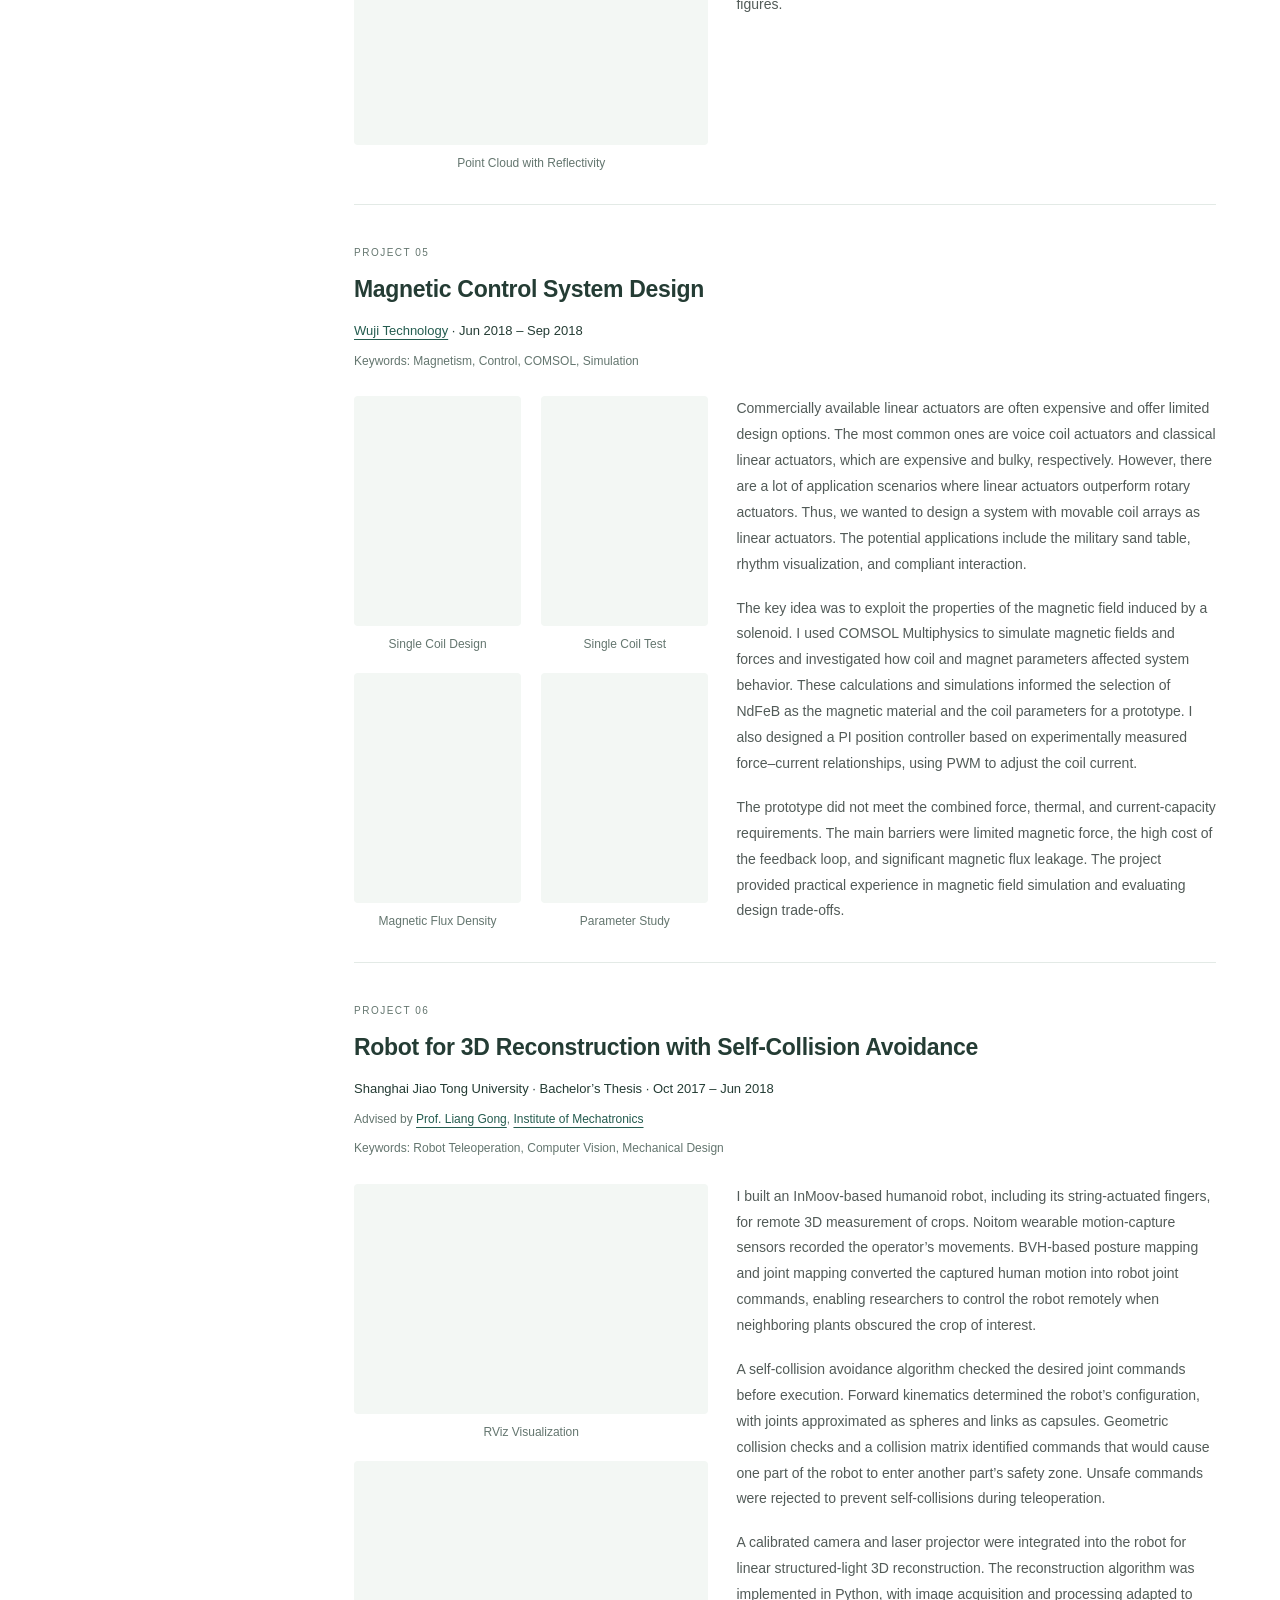
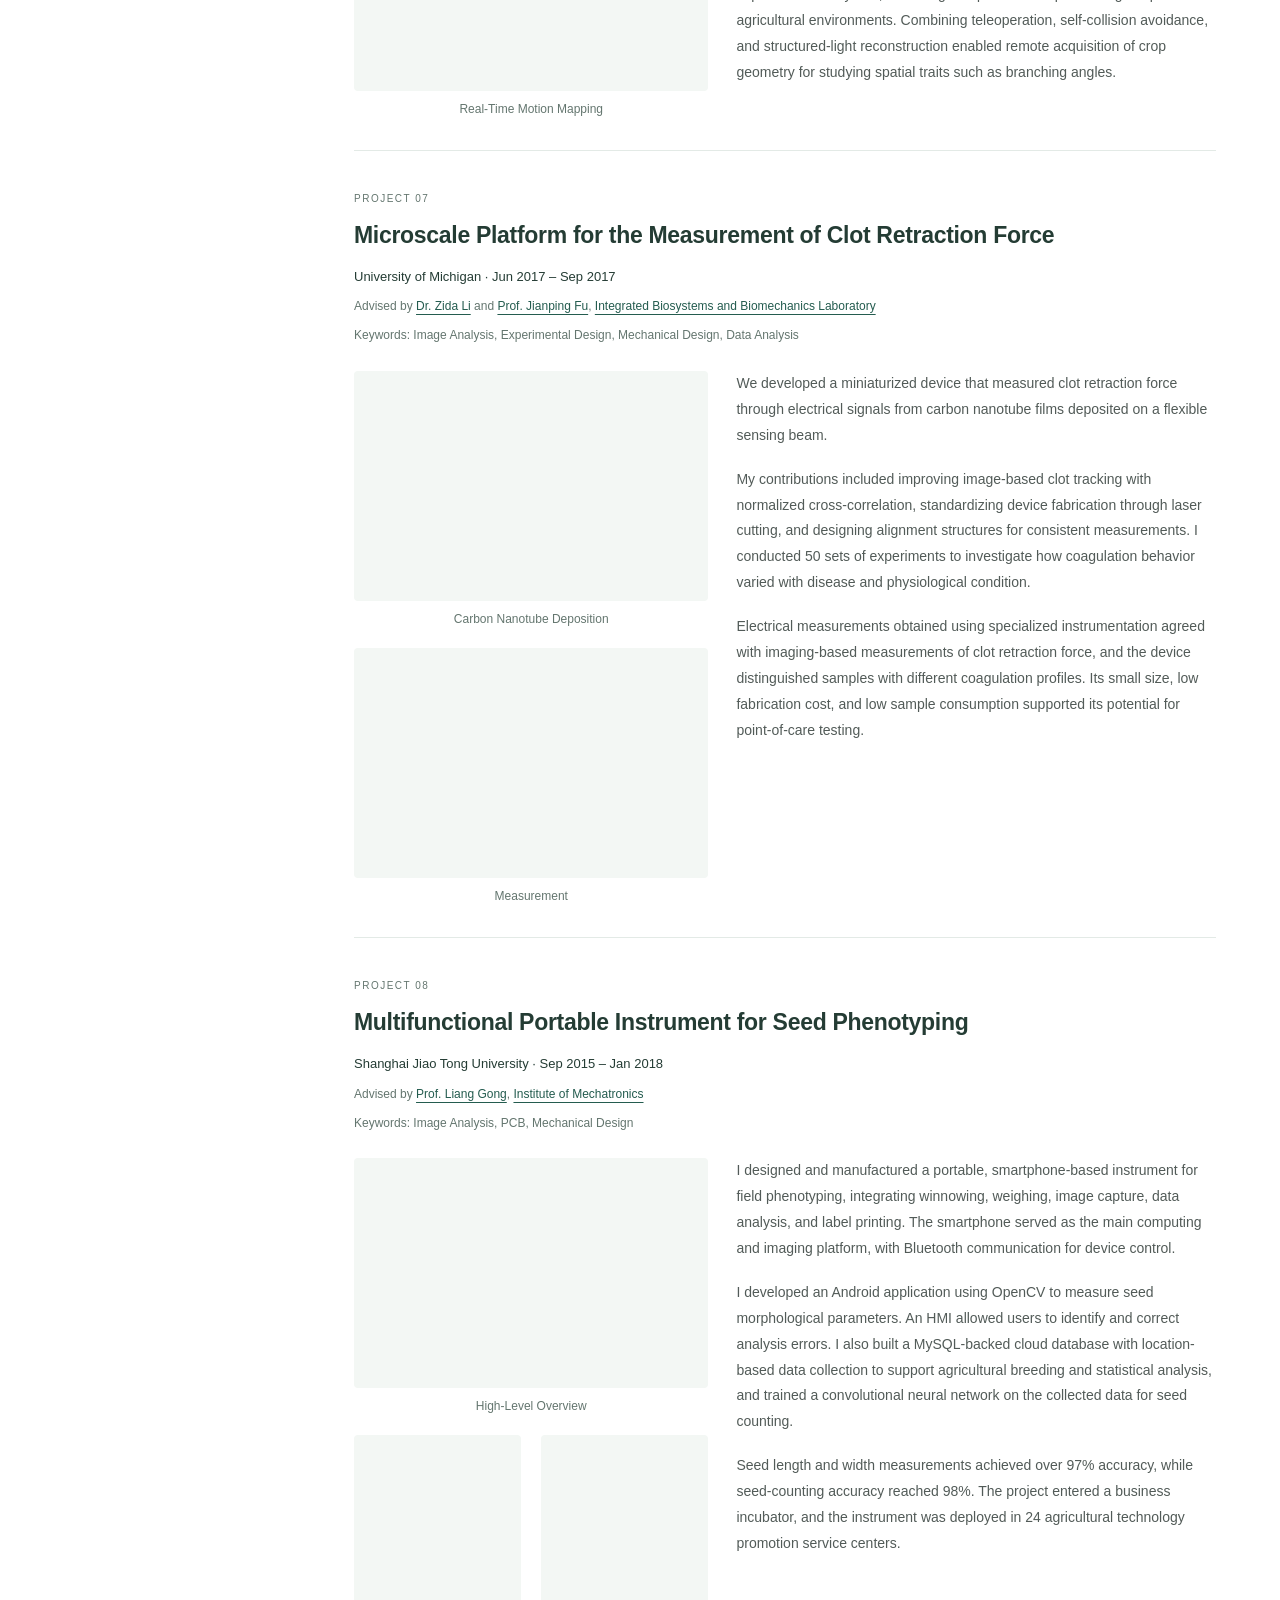
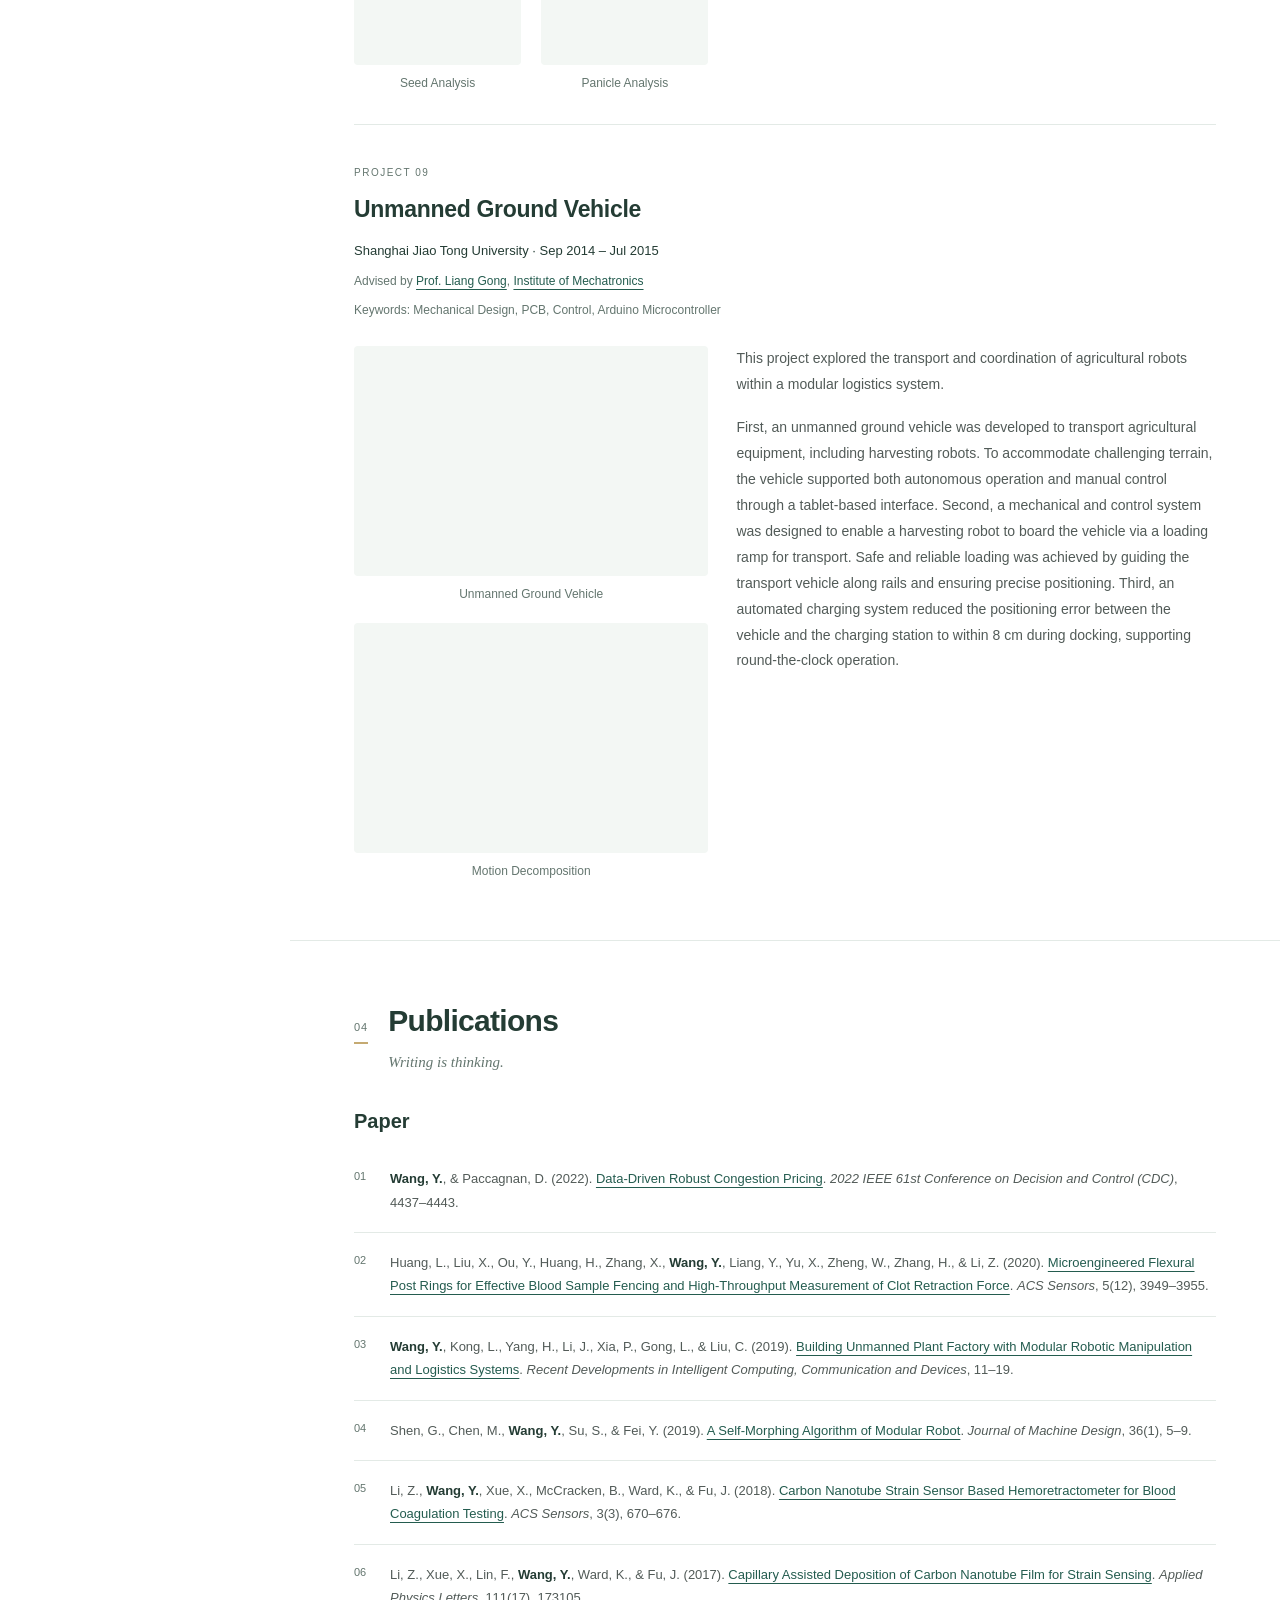
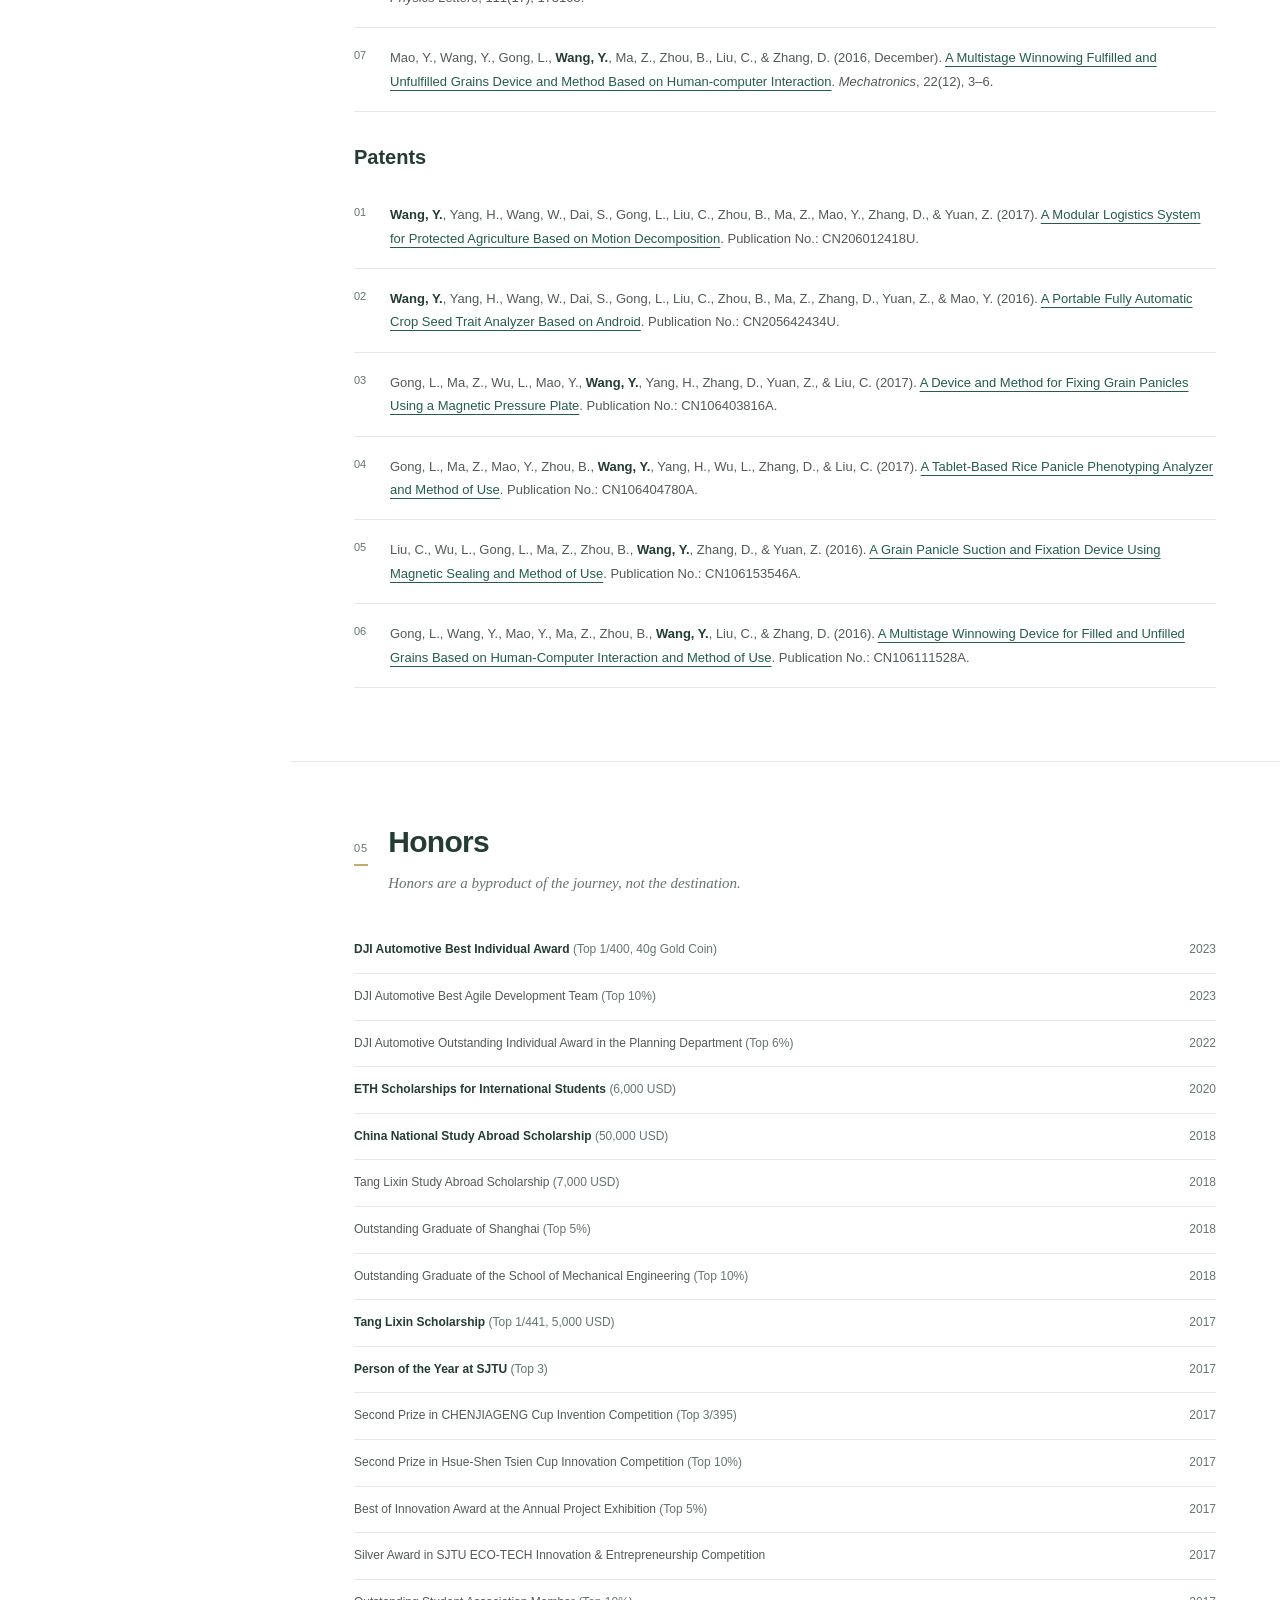
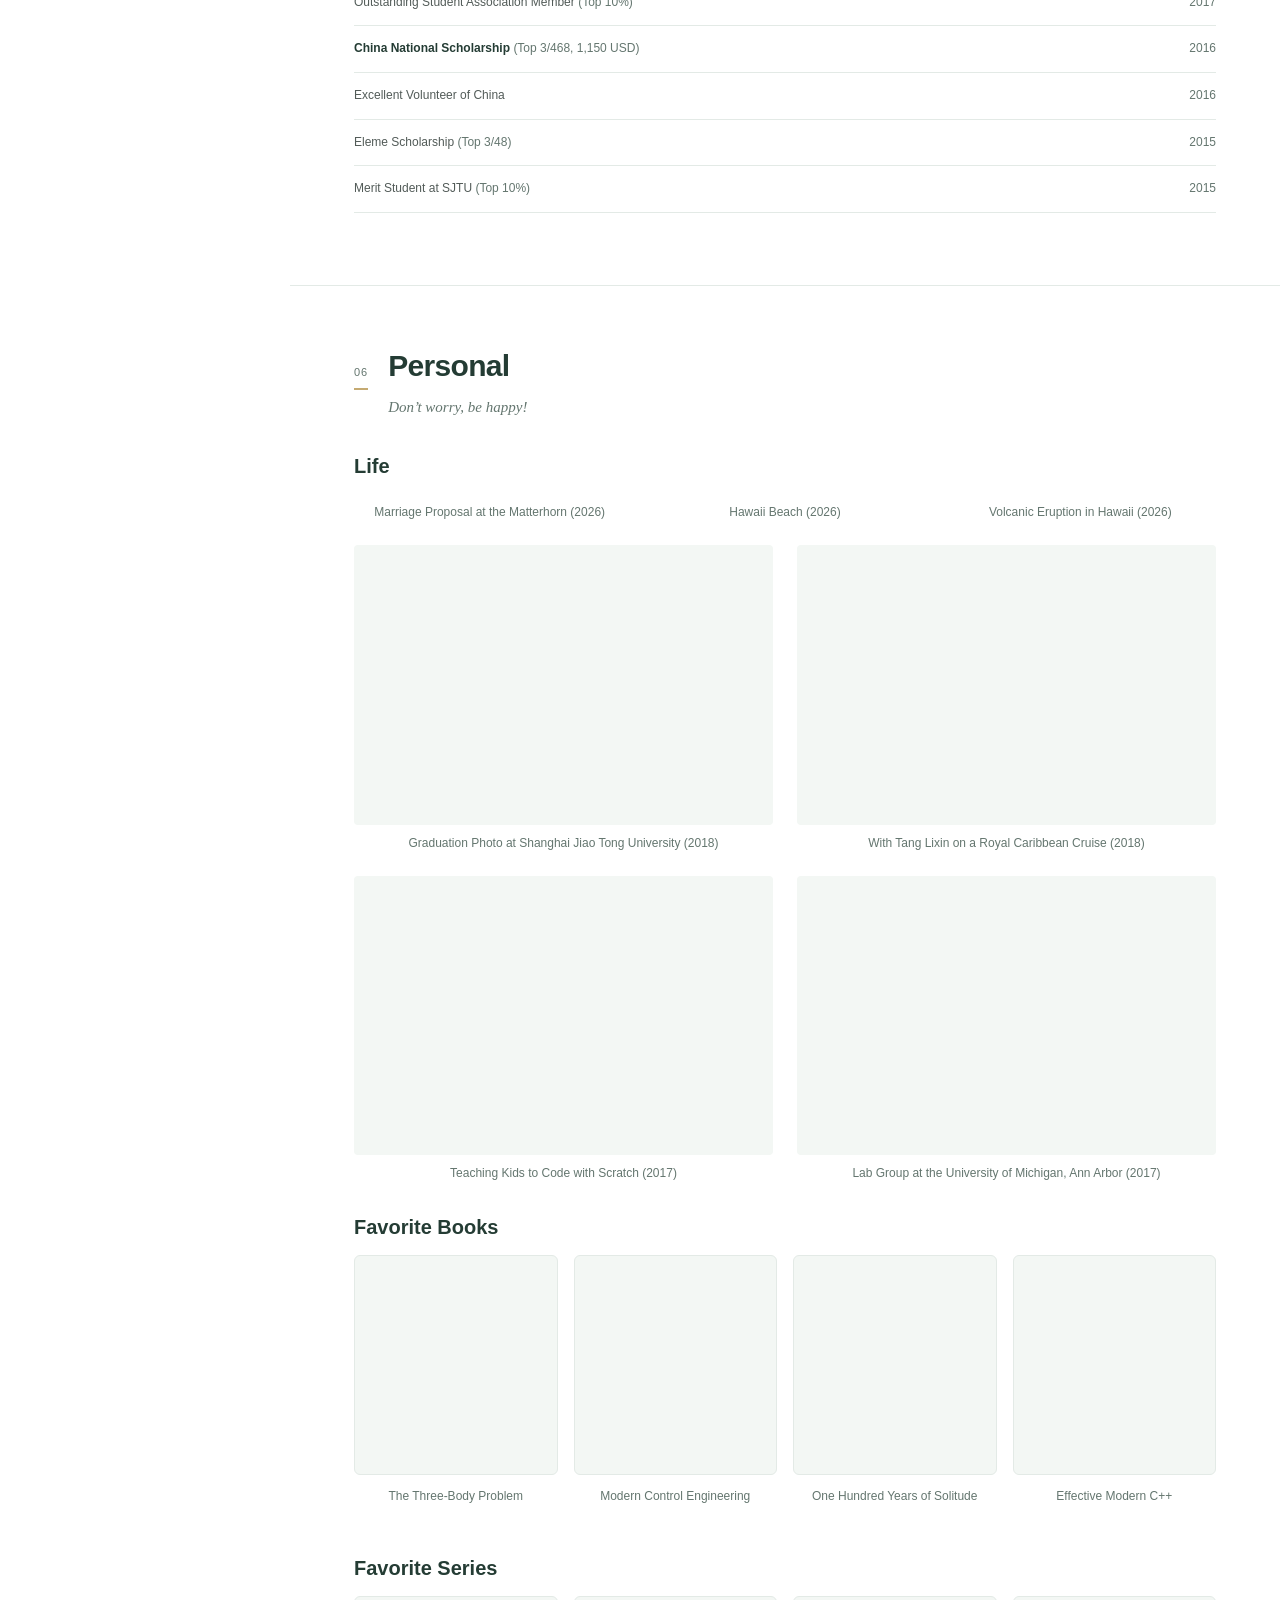
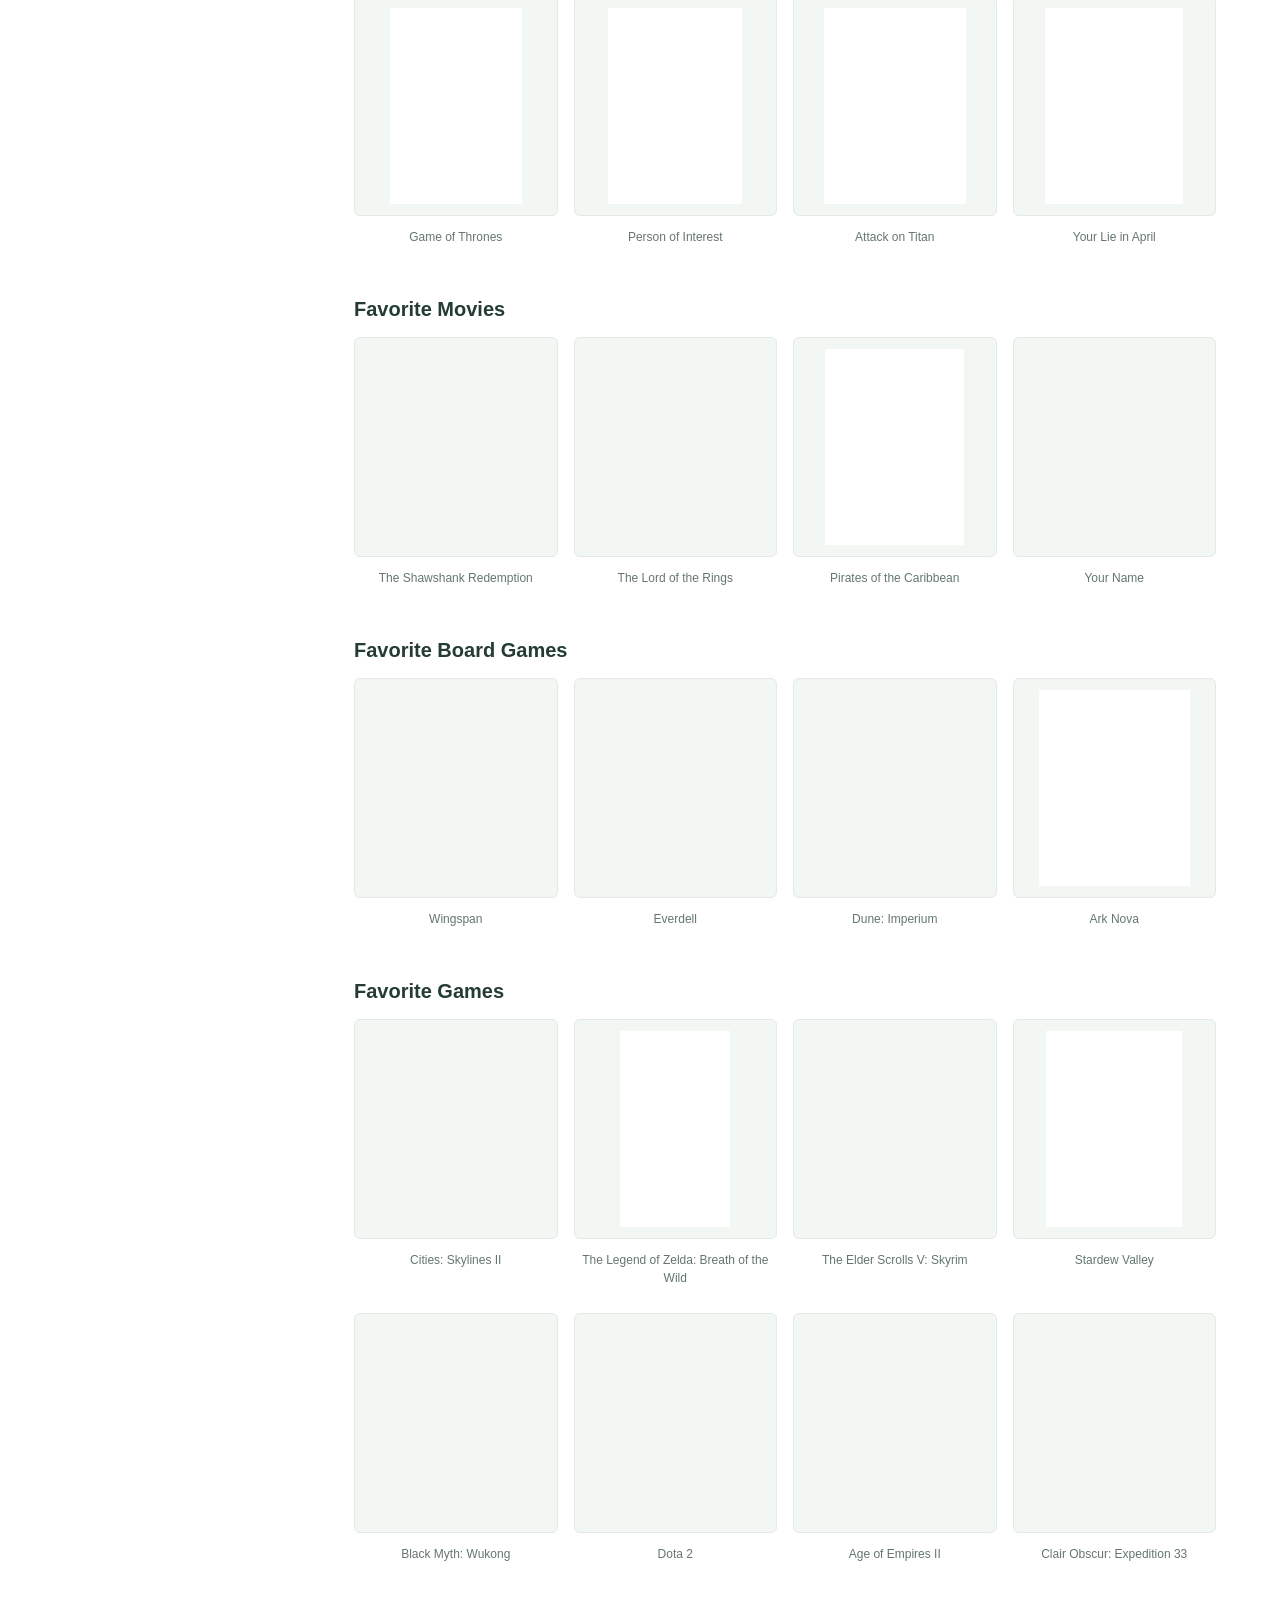
<file: personal.html>
<!doctype html><html lang="en"><head><meta charset="utf-8"><meta name="viewport" content="width=device-width, initial-scale=1"><title>Yize Wang · Personal</title><meta http-equiv="refresh" content="0;url=./index.html#personal"></head><body><p>This page has moved. <a href="./index.html#personal">Continue to personal</a>.</p></body></html>
</file>
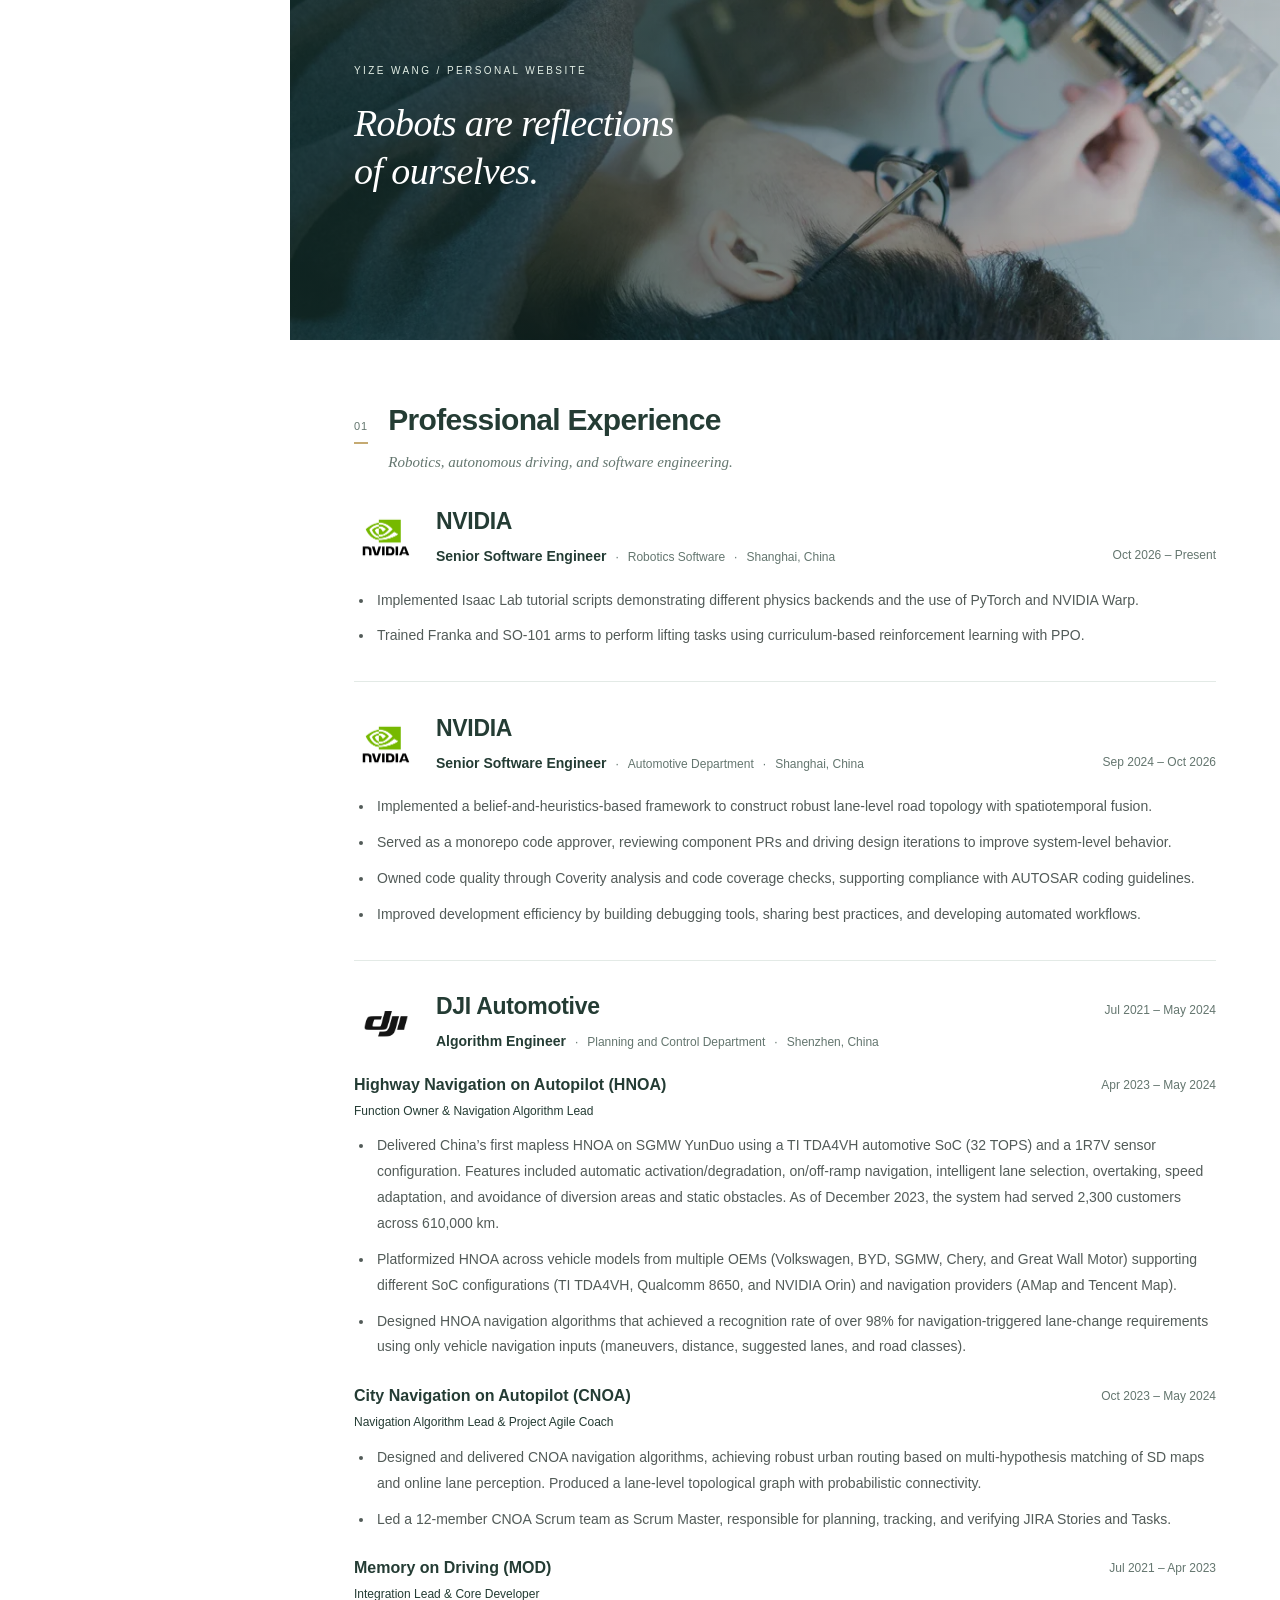
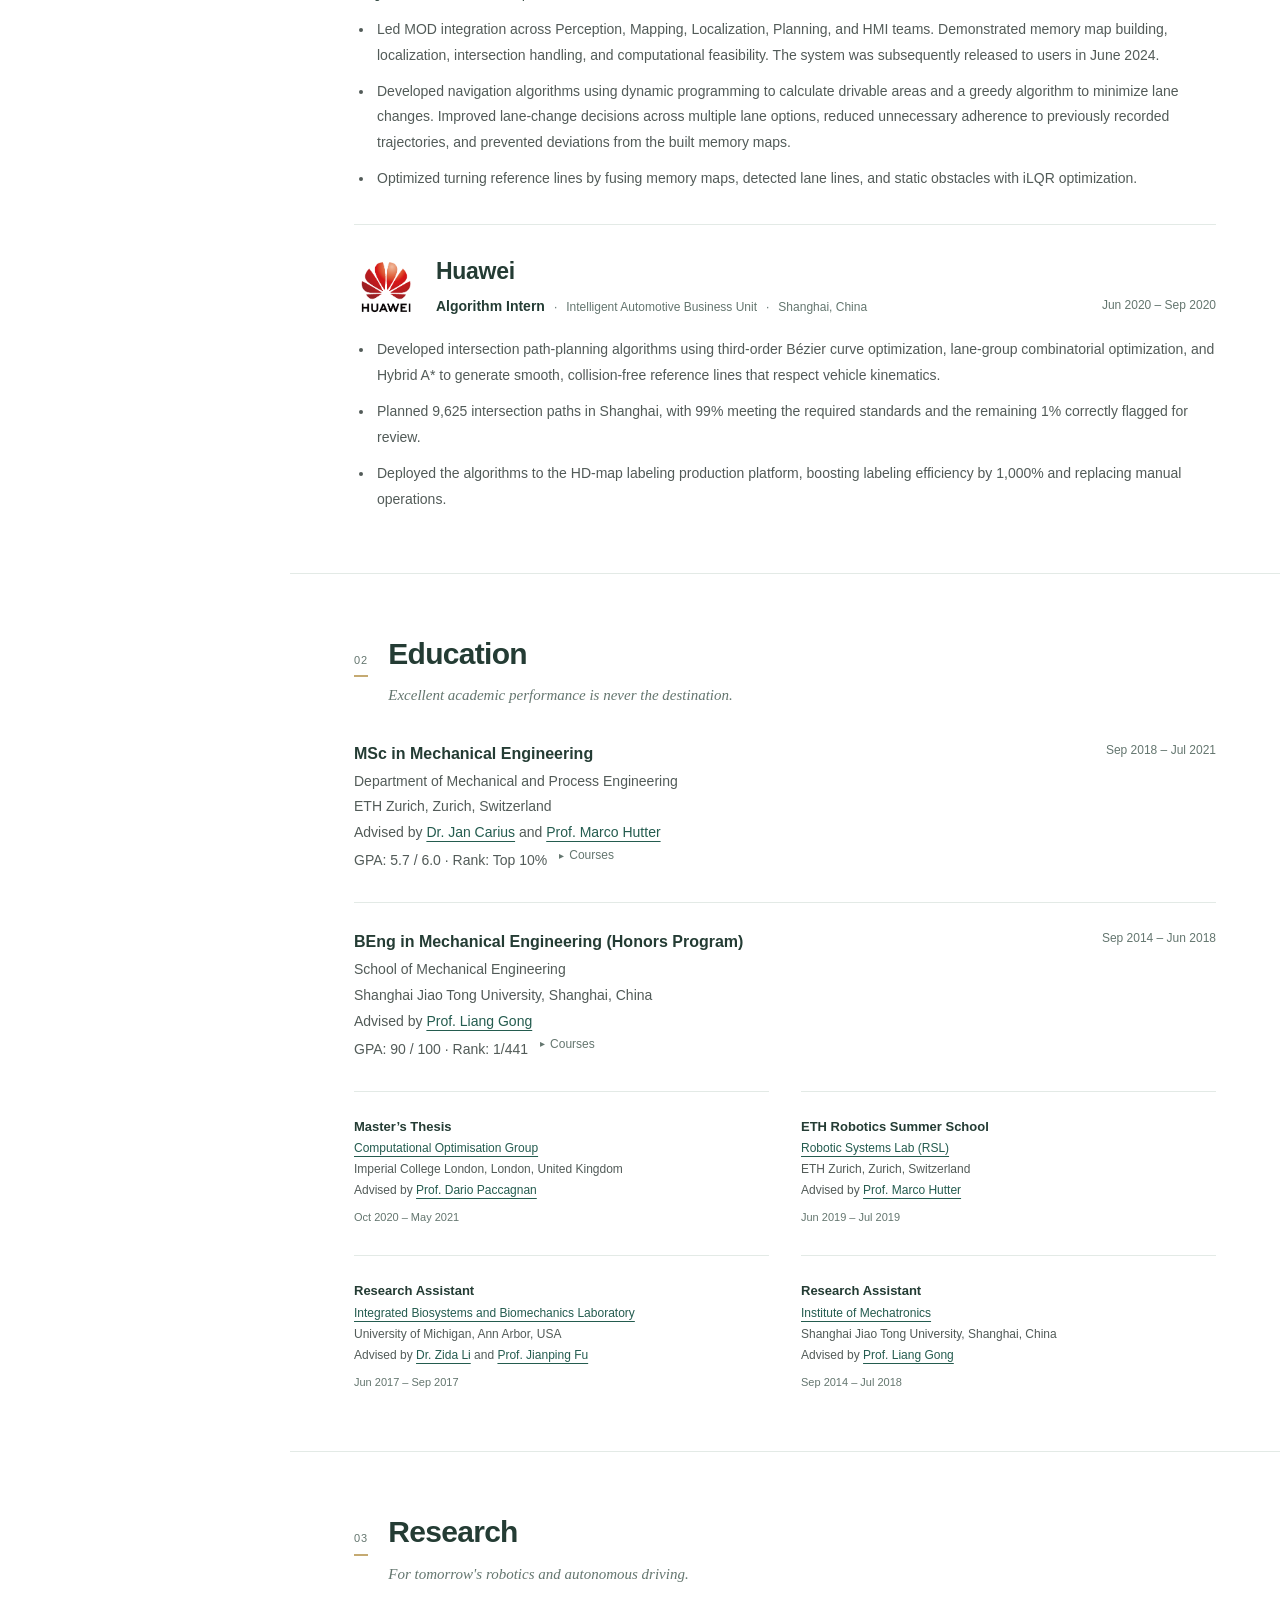
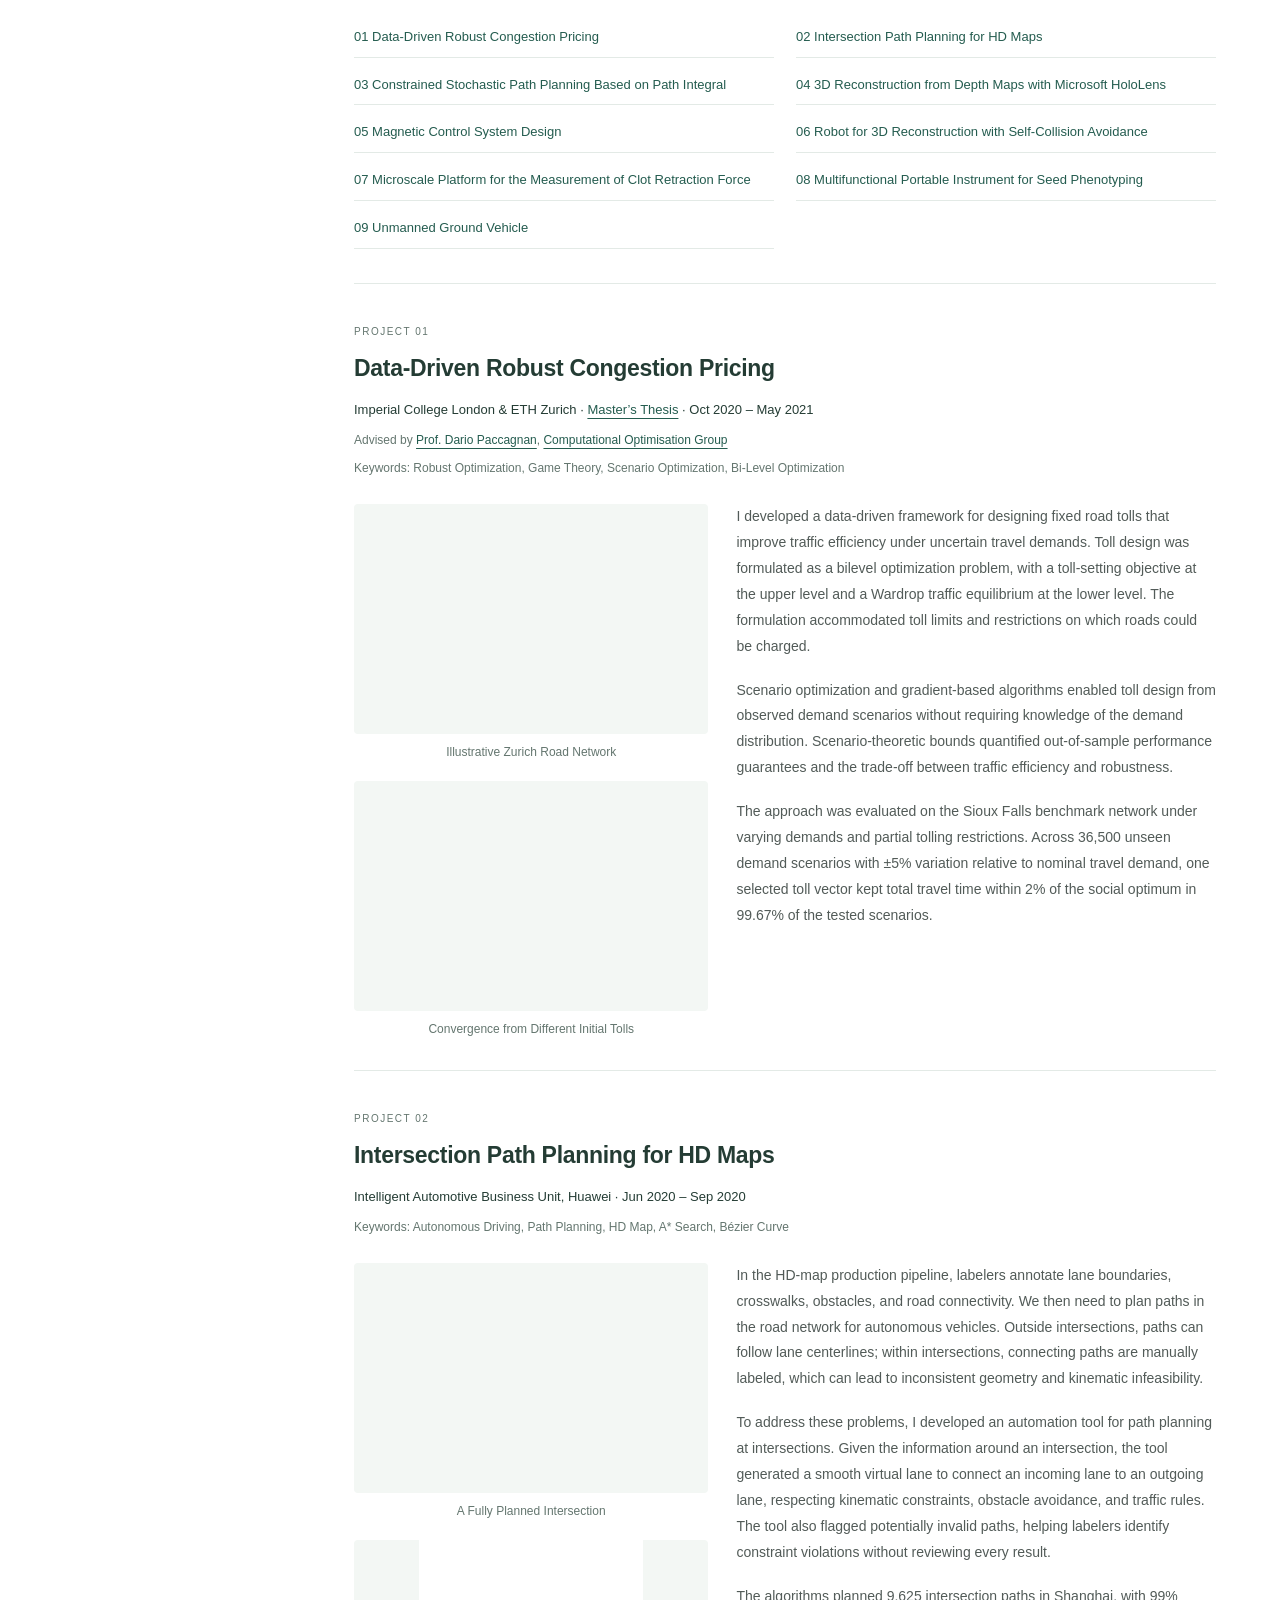
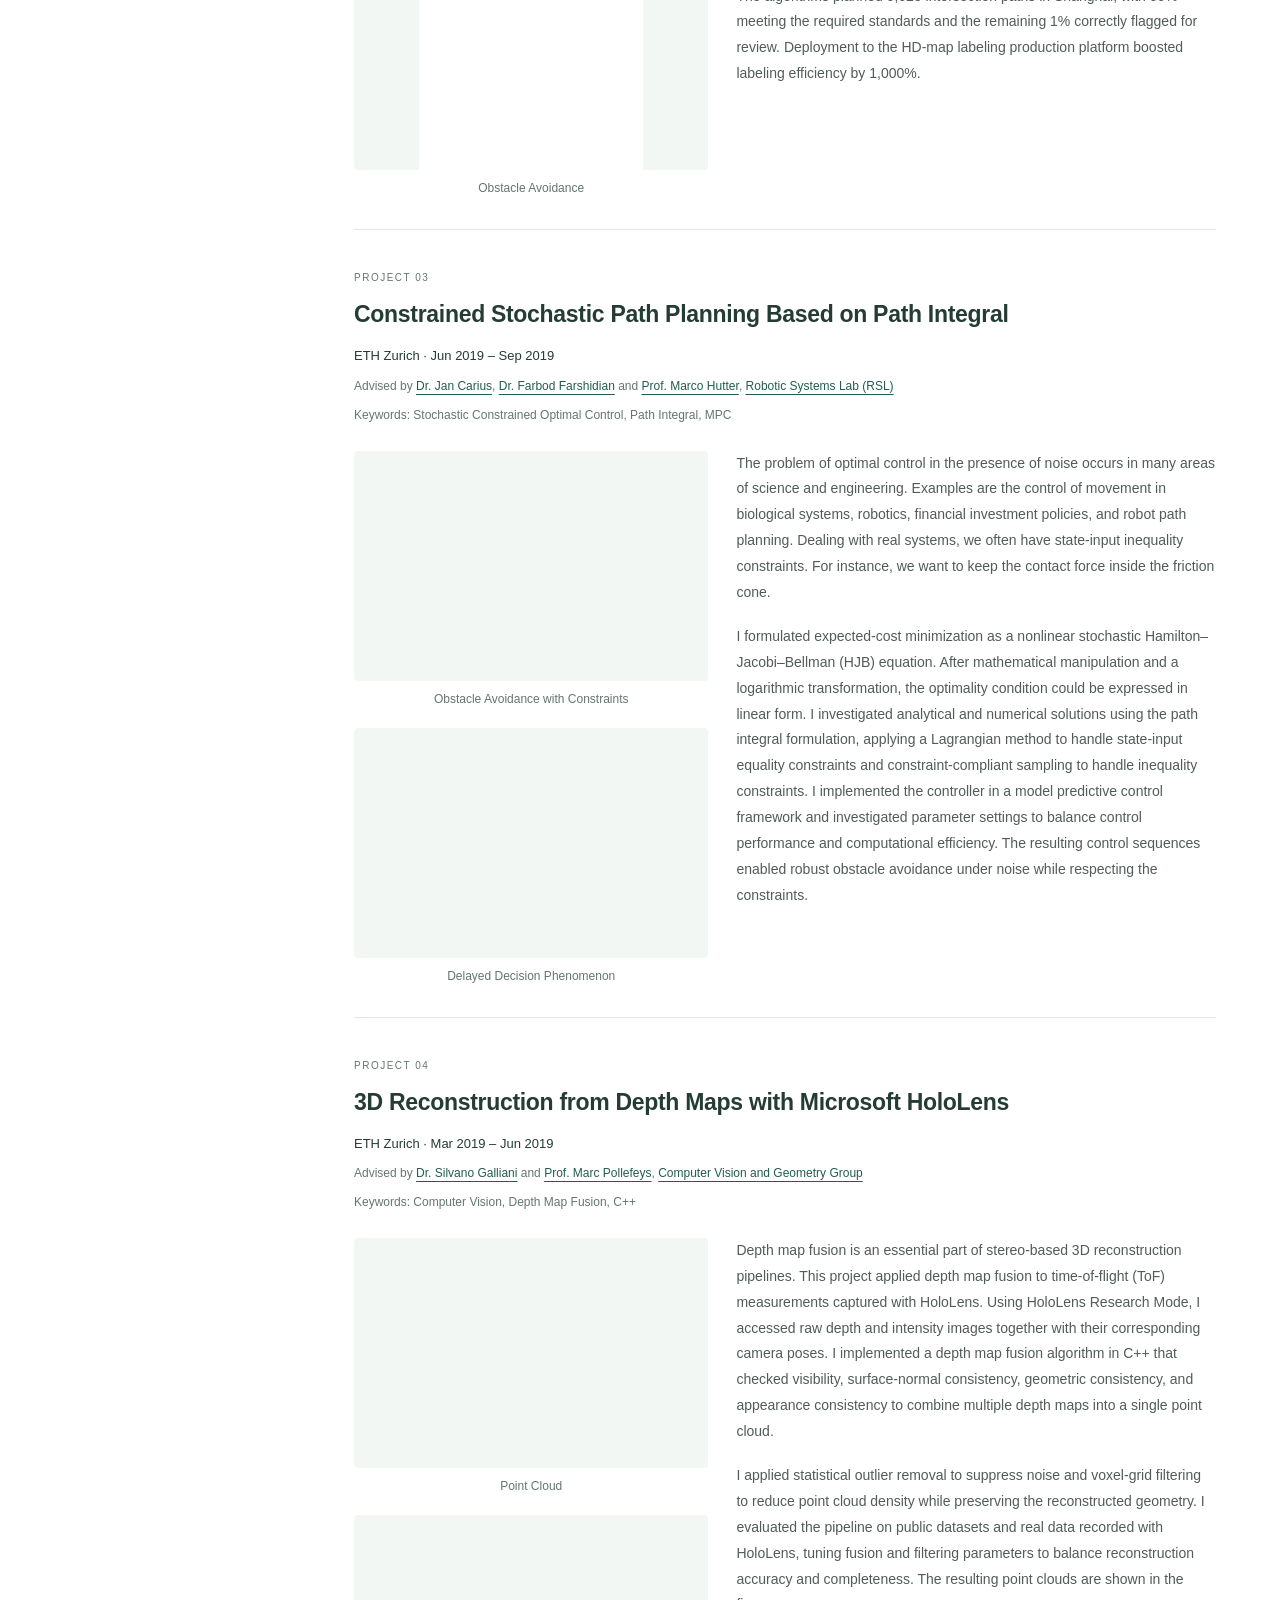
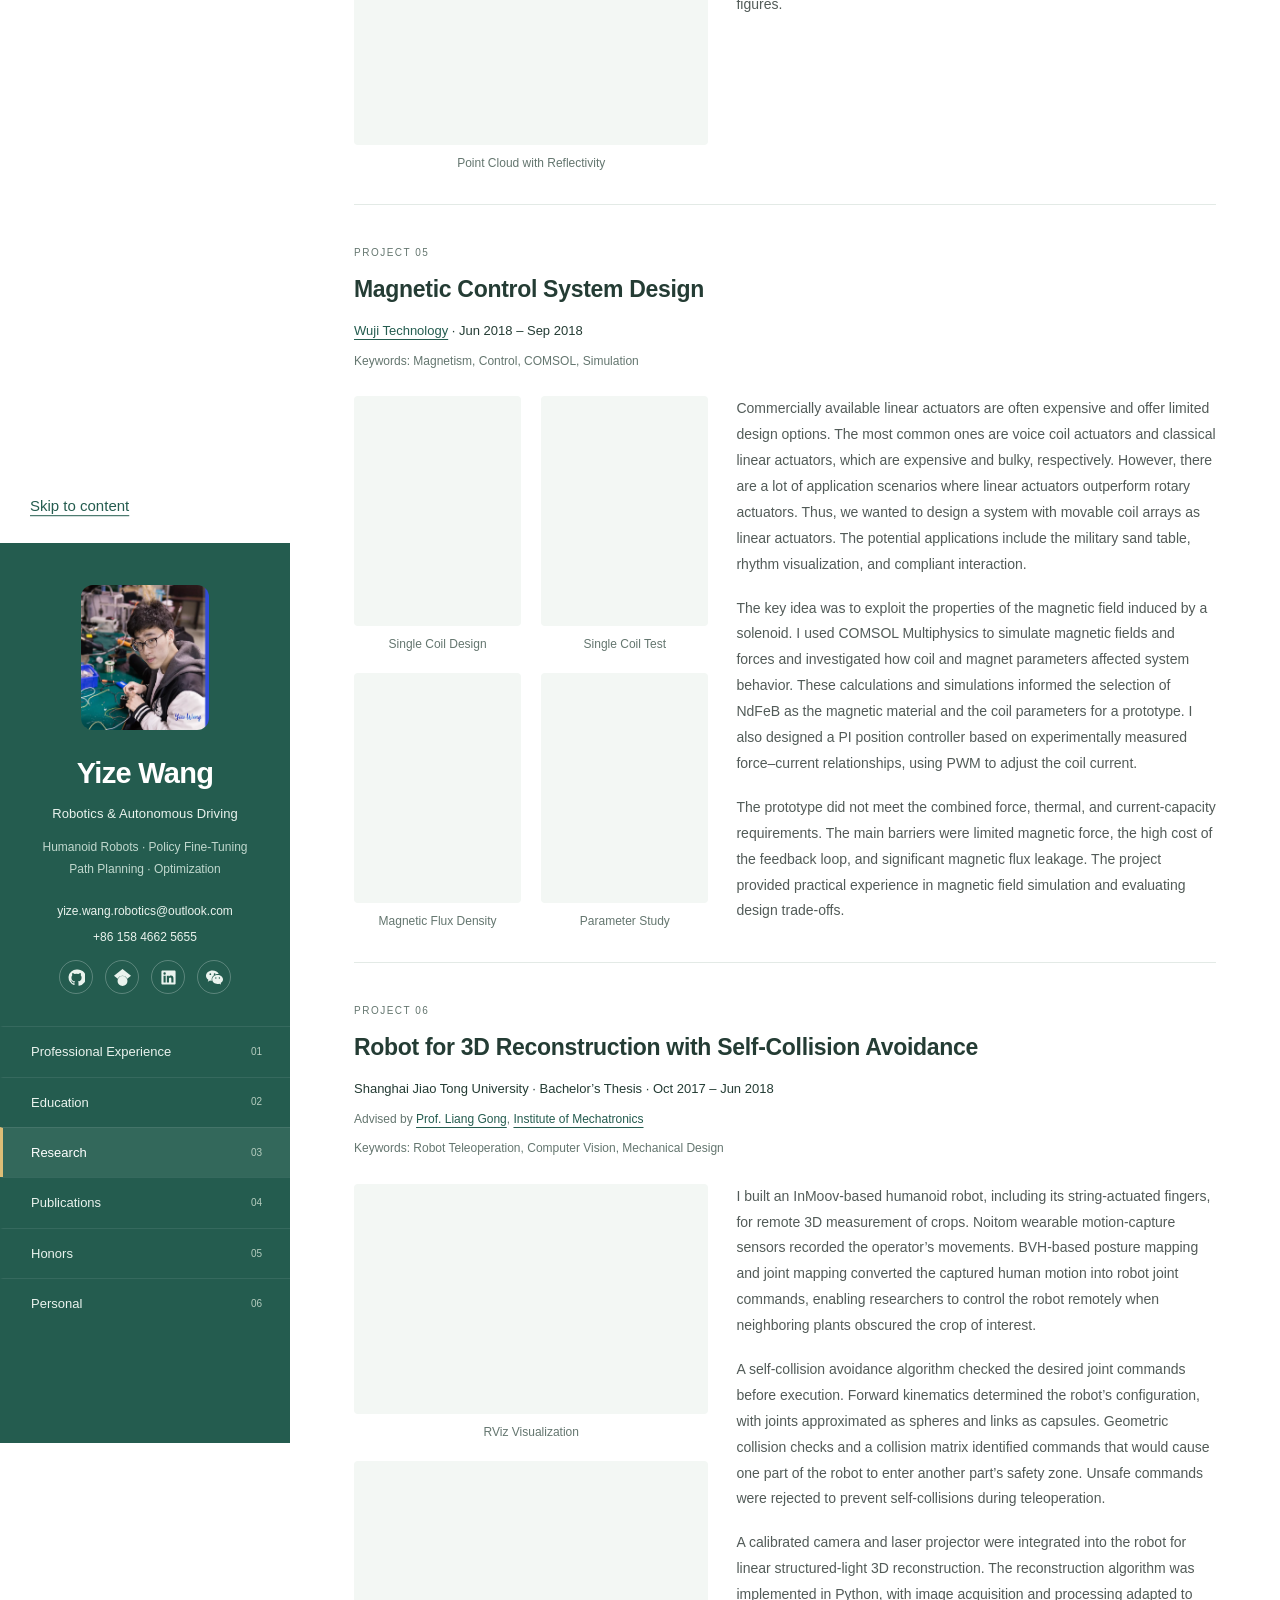
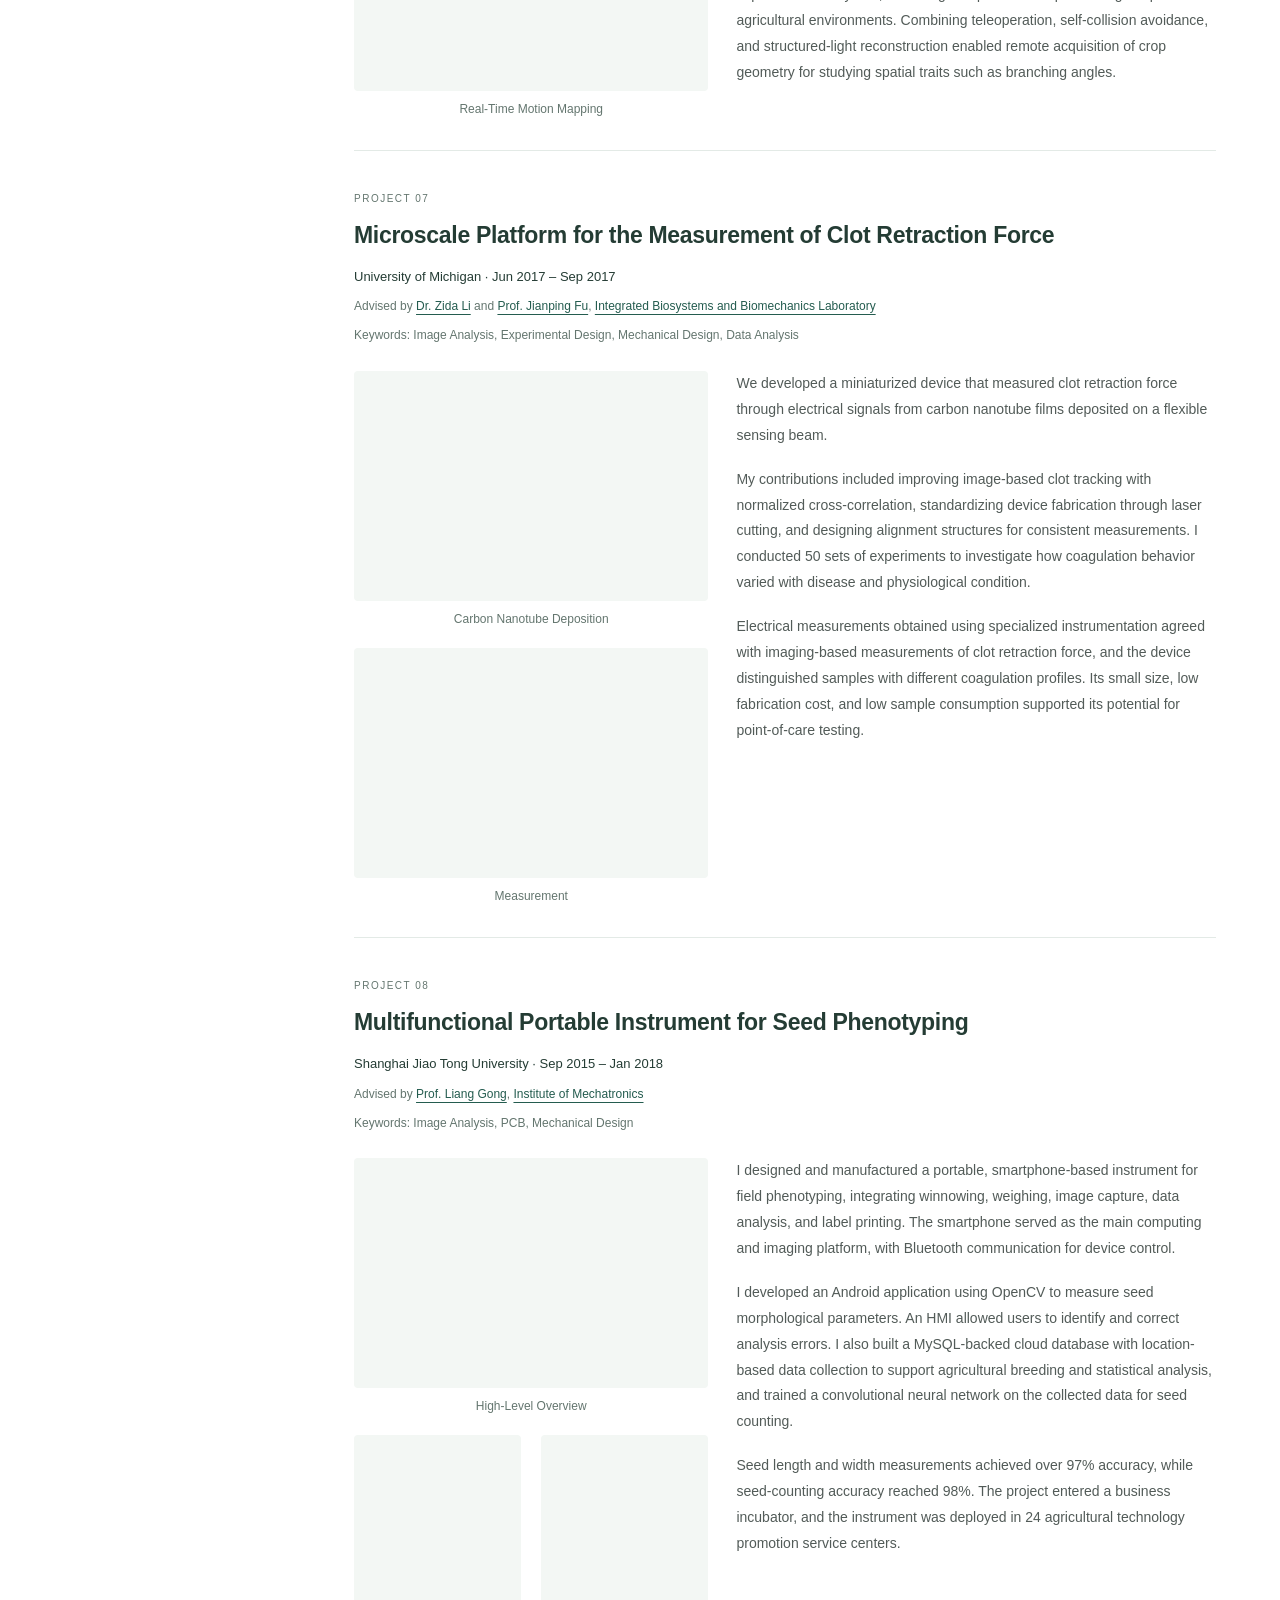
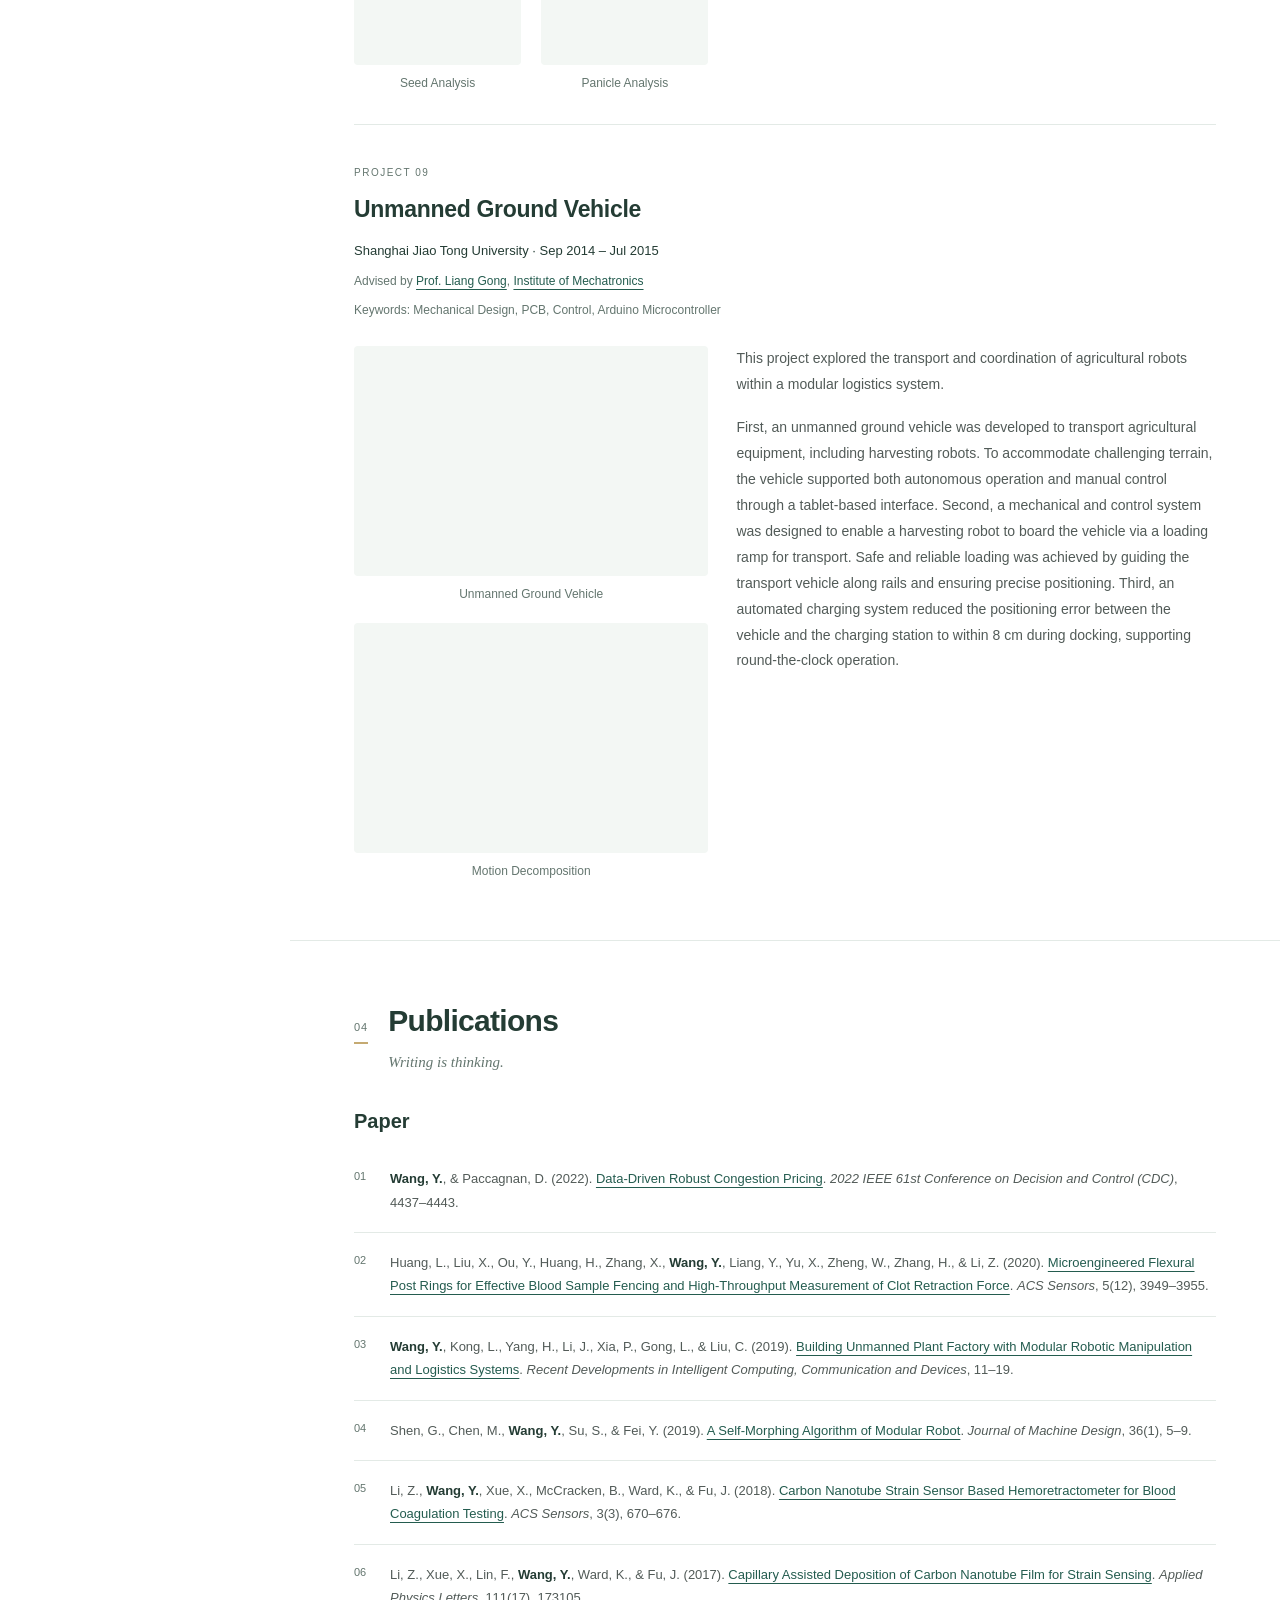
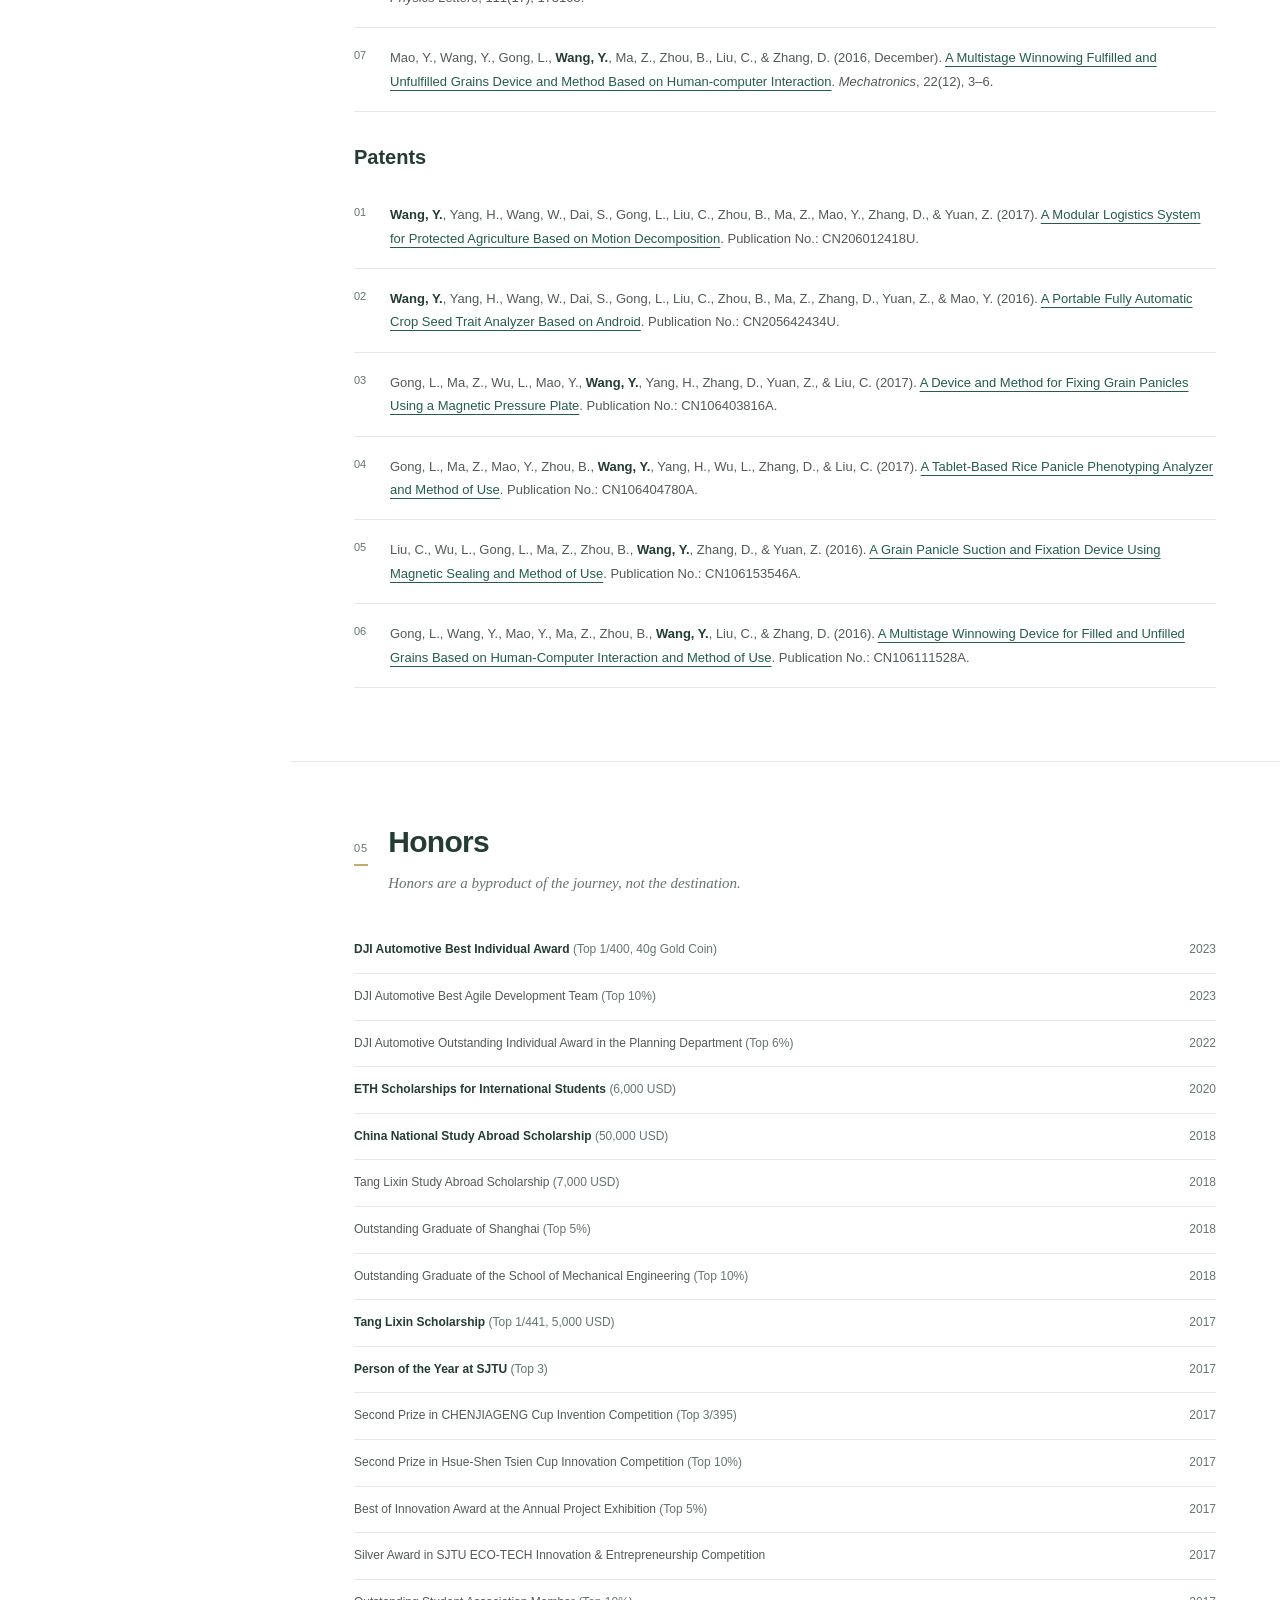
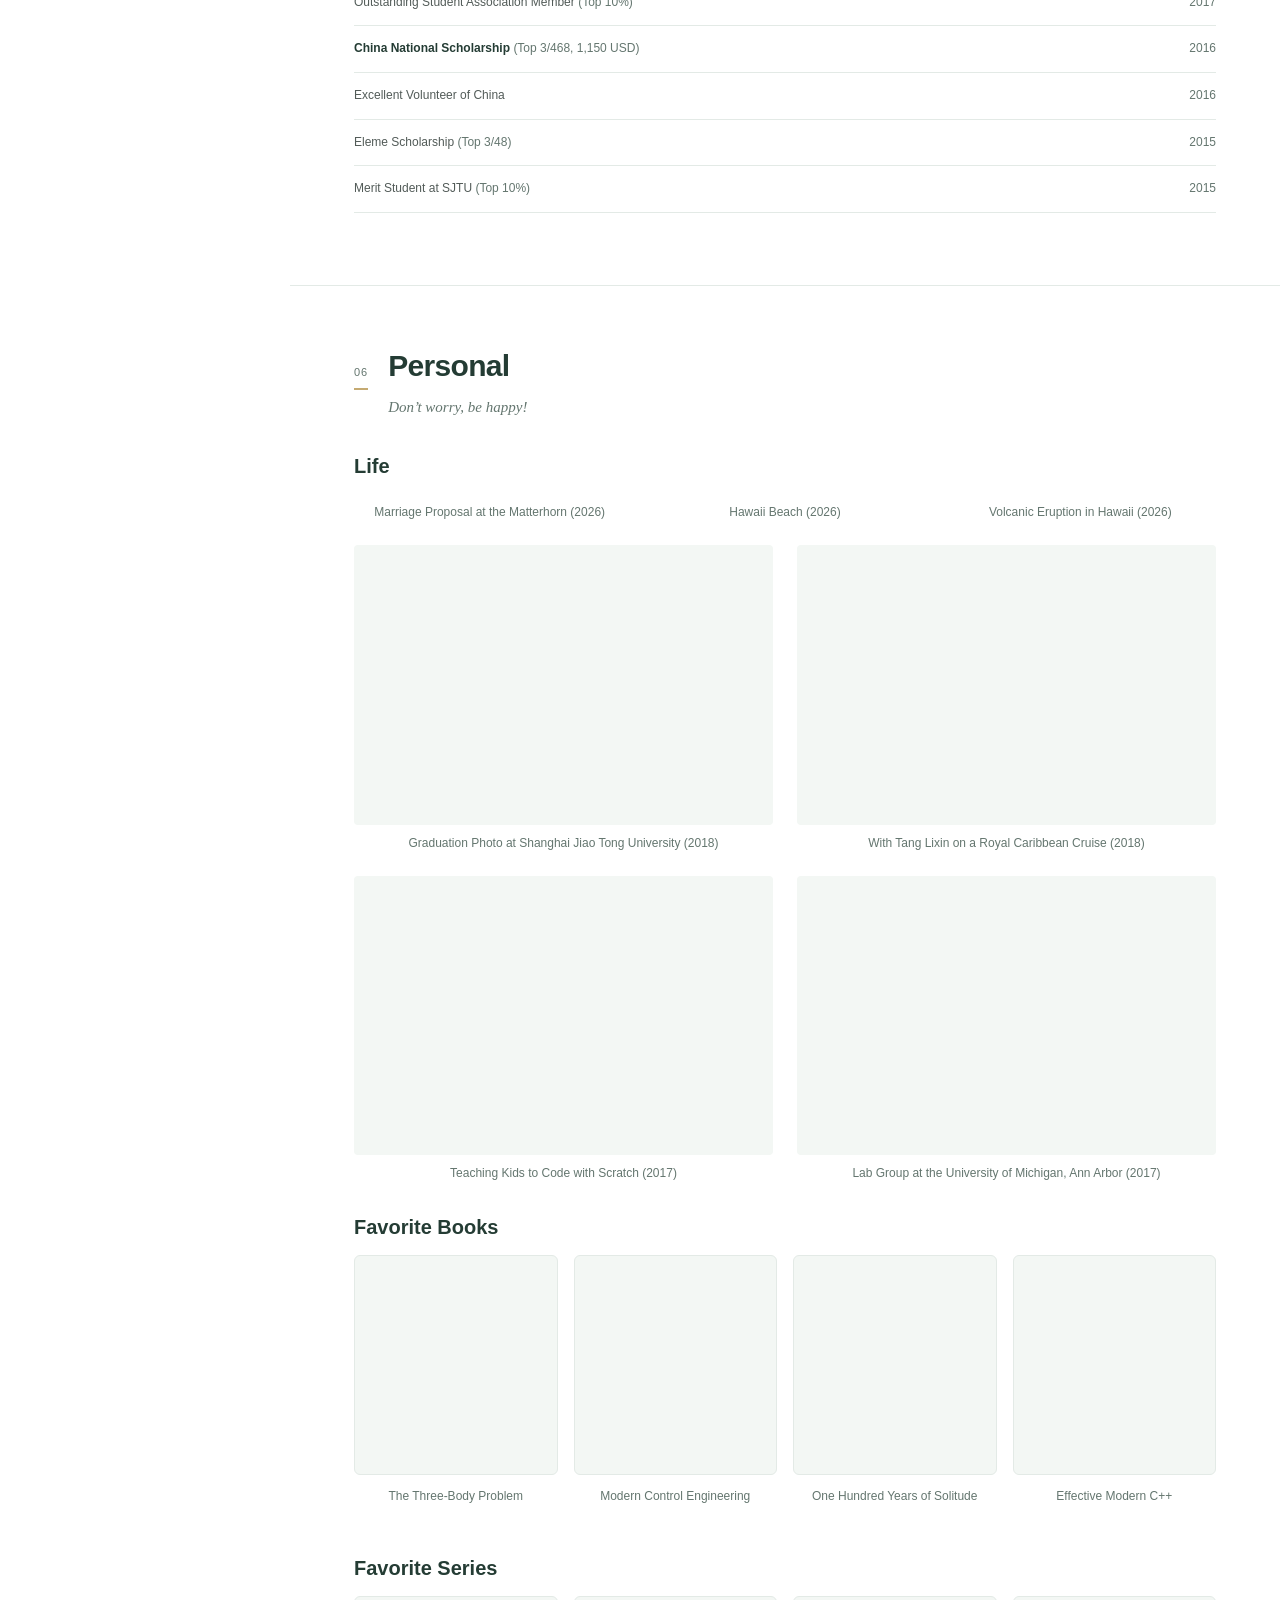
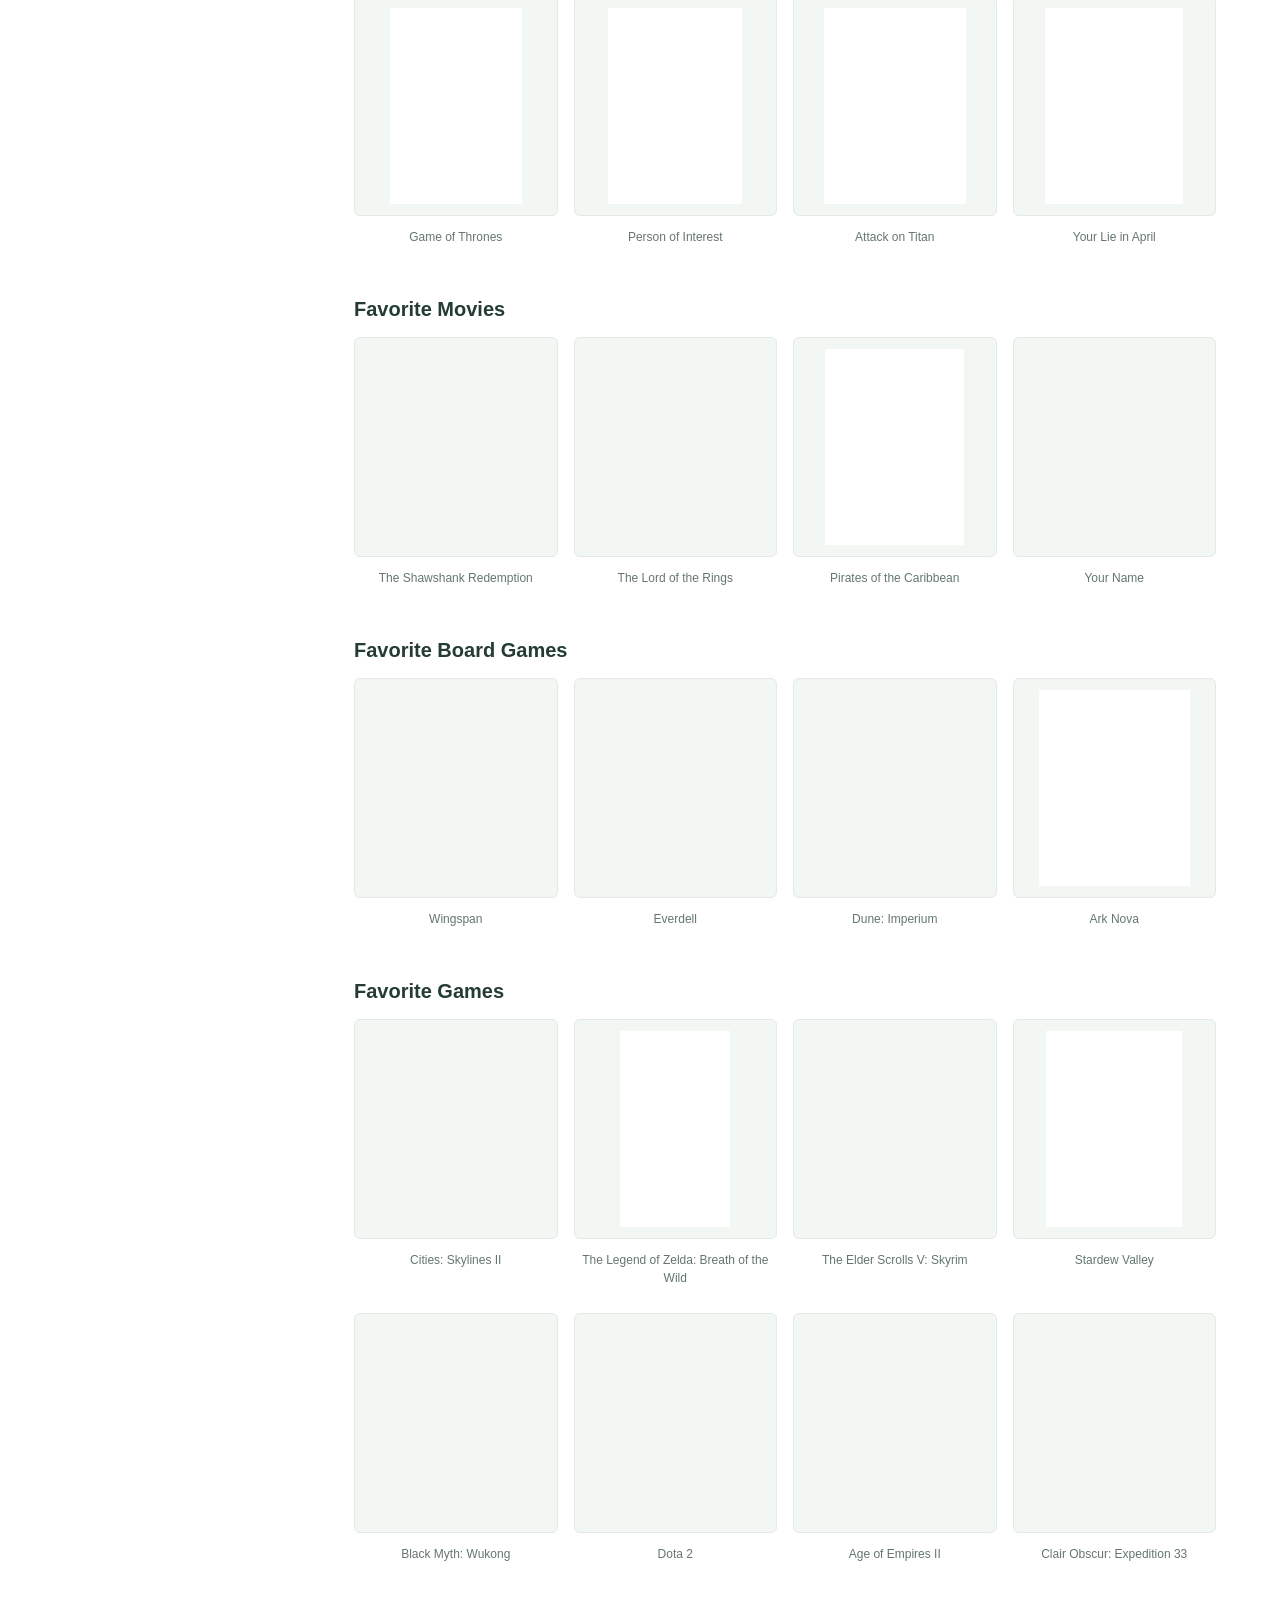
<file: publication--honors.html>
<!doctype html><html lang="en"><head><meta charset="utf-8"><meta name="viewport" content="width=device-width, initial-scale=1"><title>Yize Wang · Publications</title><meta http-equiv="refresh" content="0;url=./index.html#publications"></head><body><p>This page has moved. <a href="./index.html#publications">Continue to publications</a>.</p></body></html>
</file>
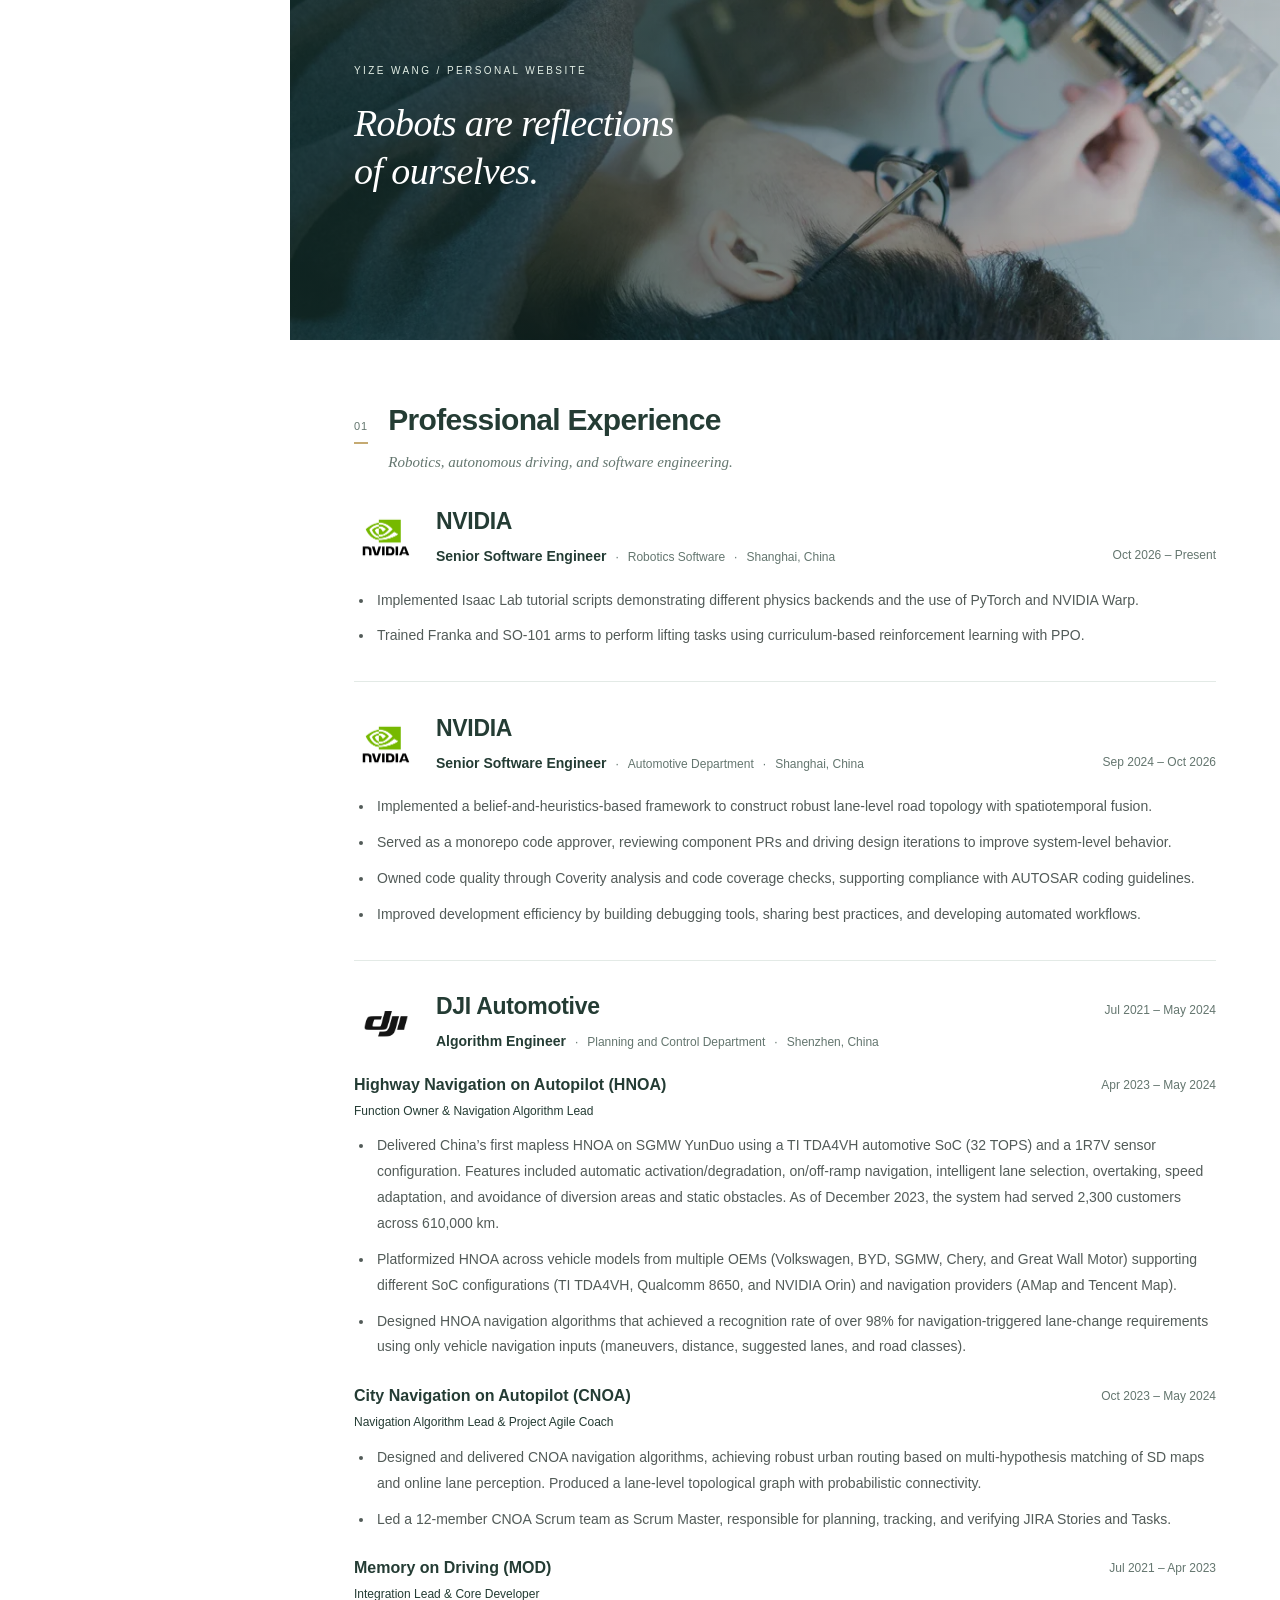
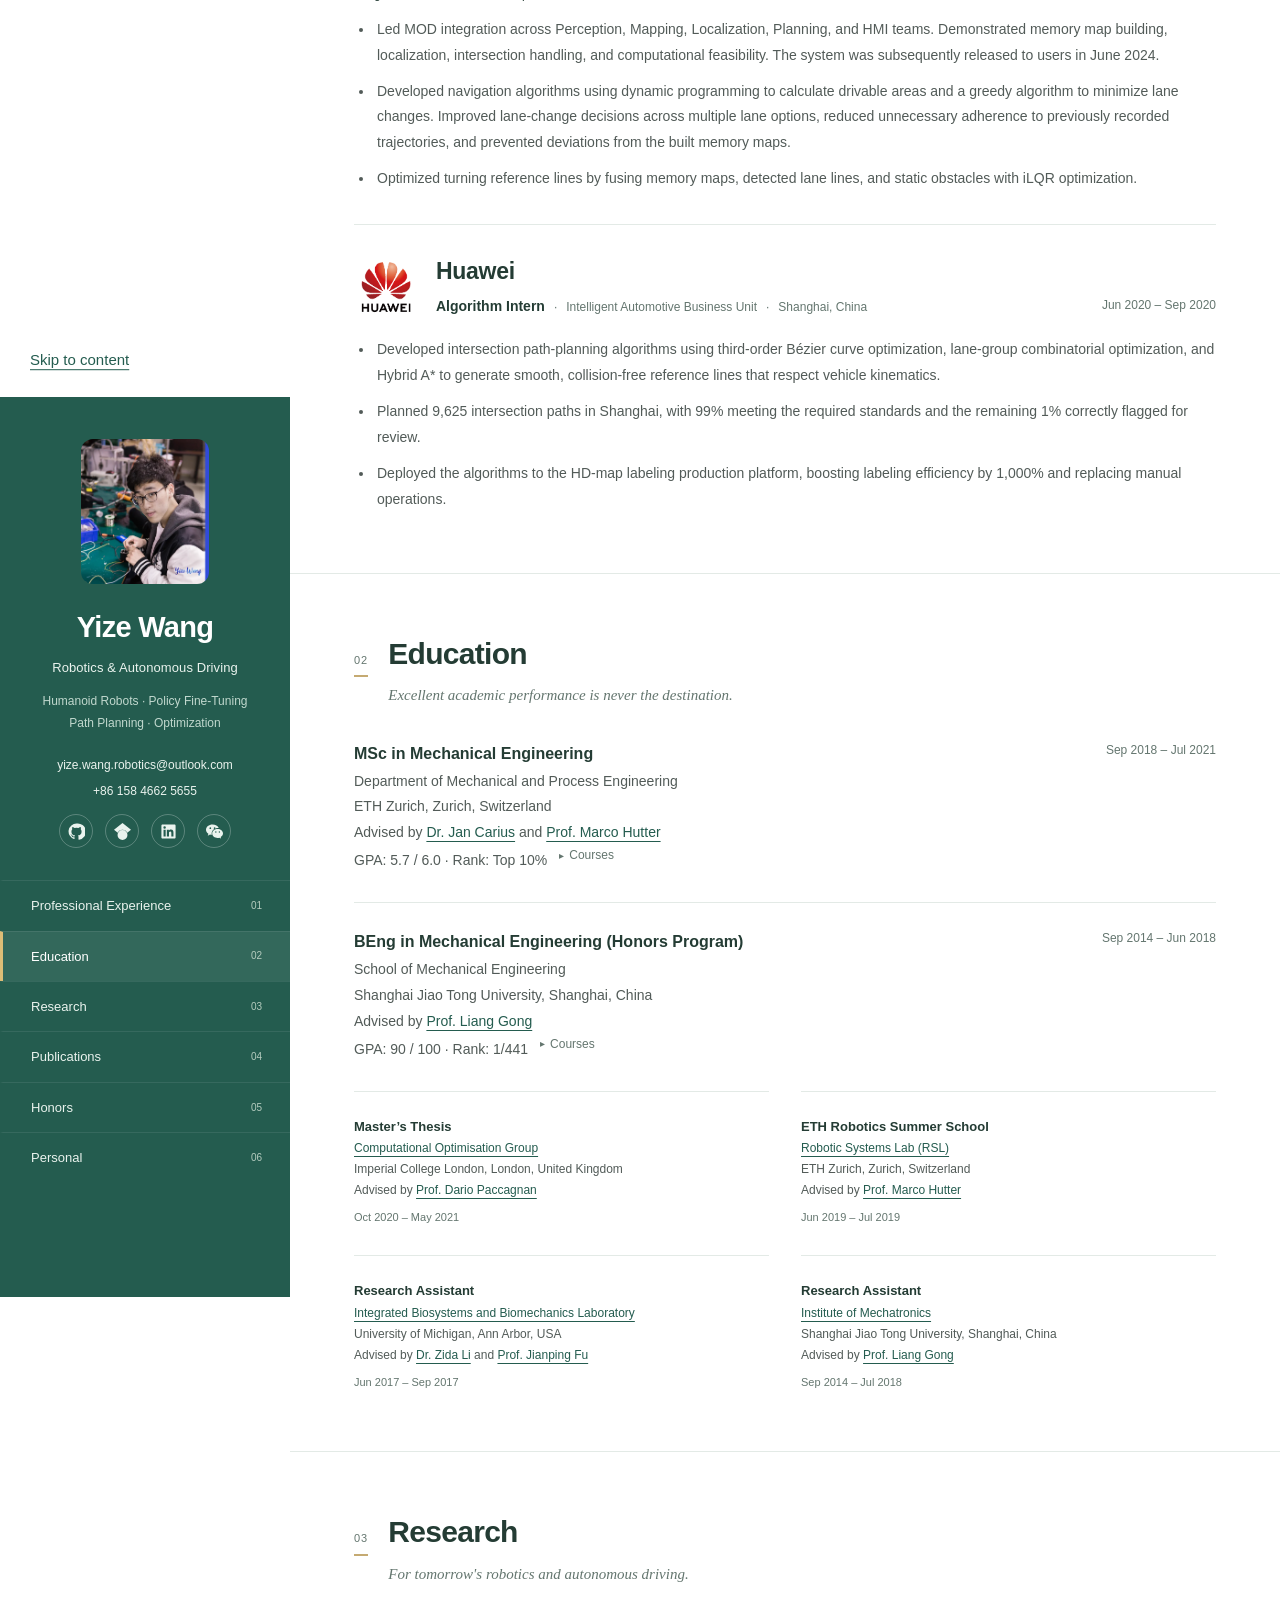
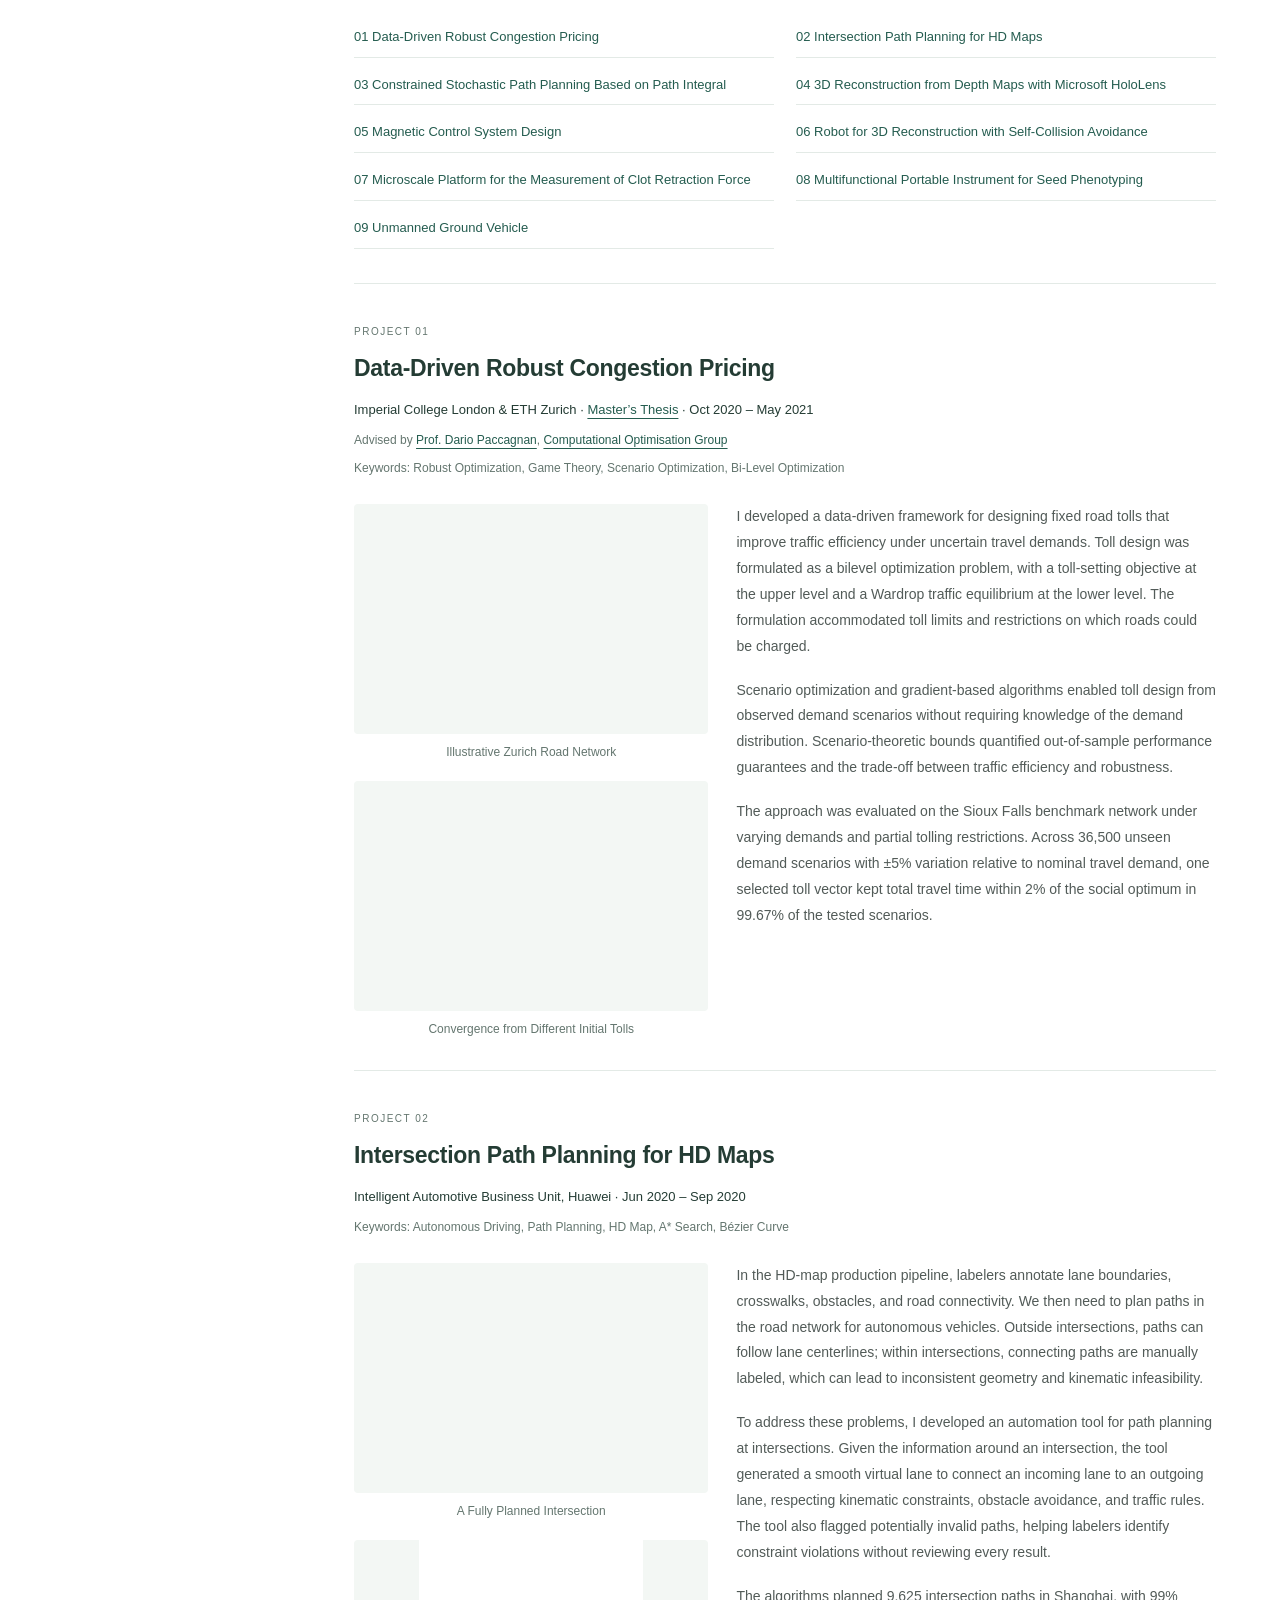
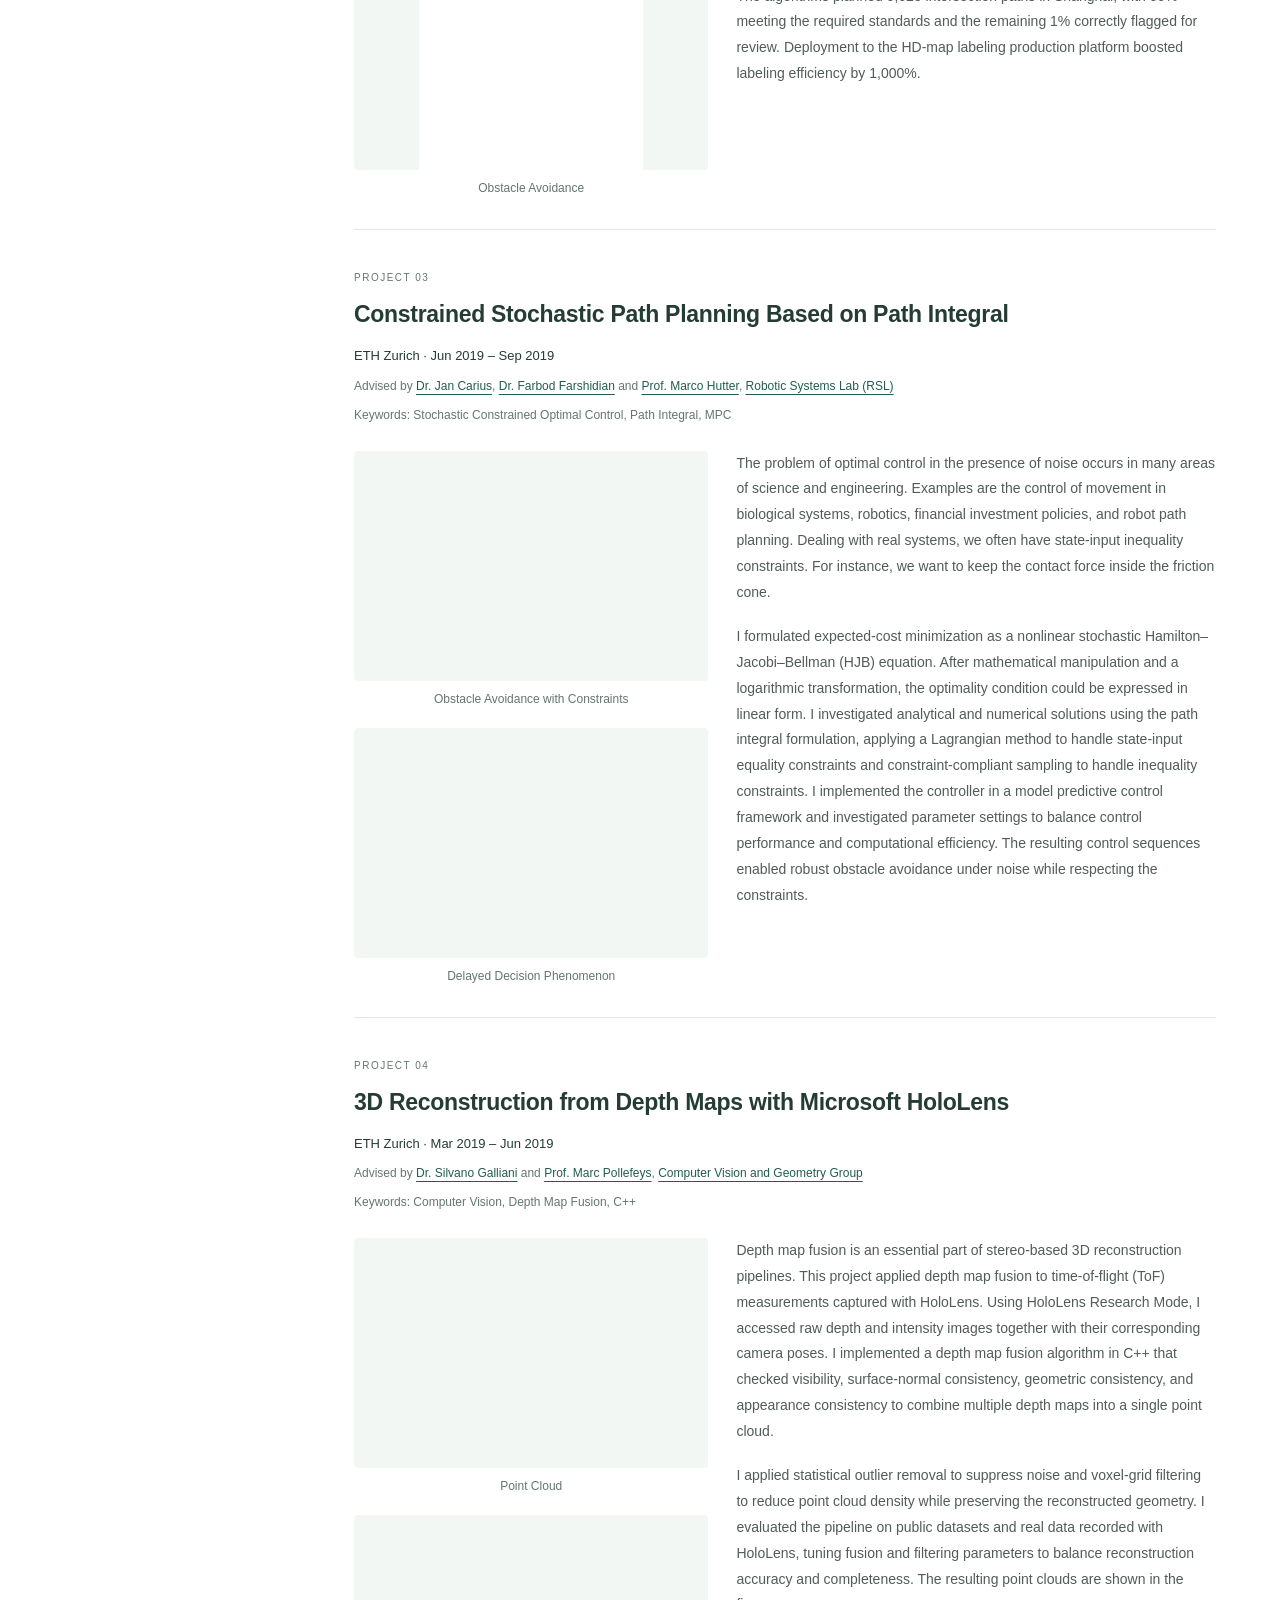
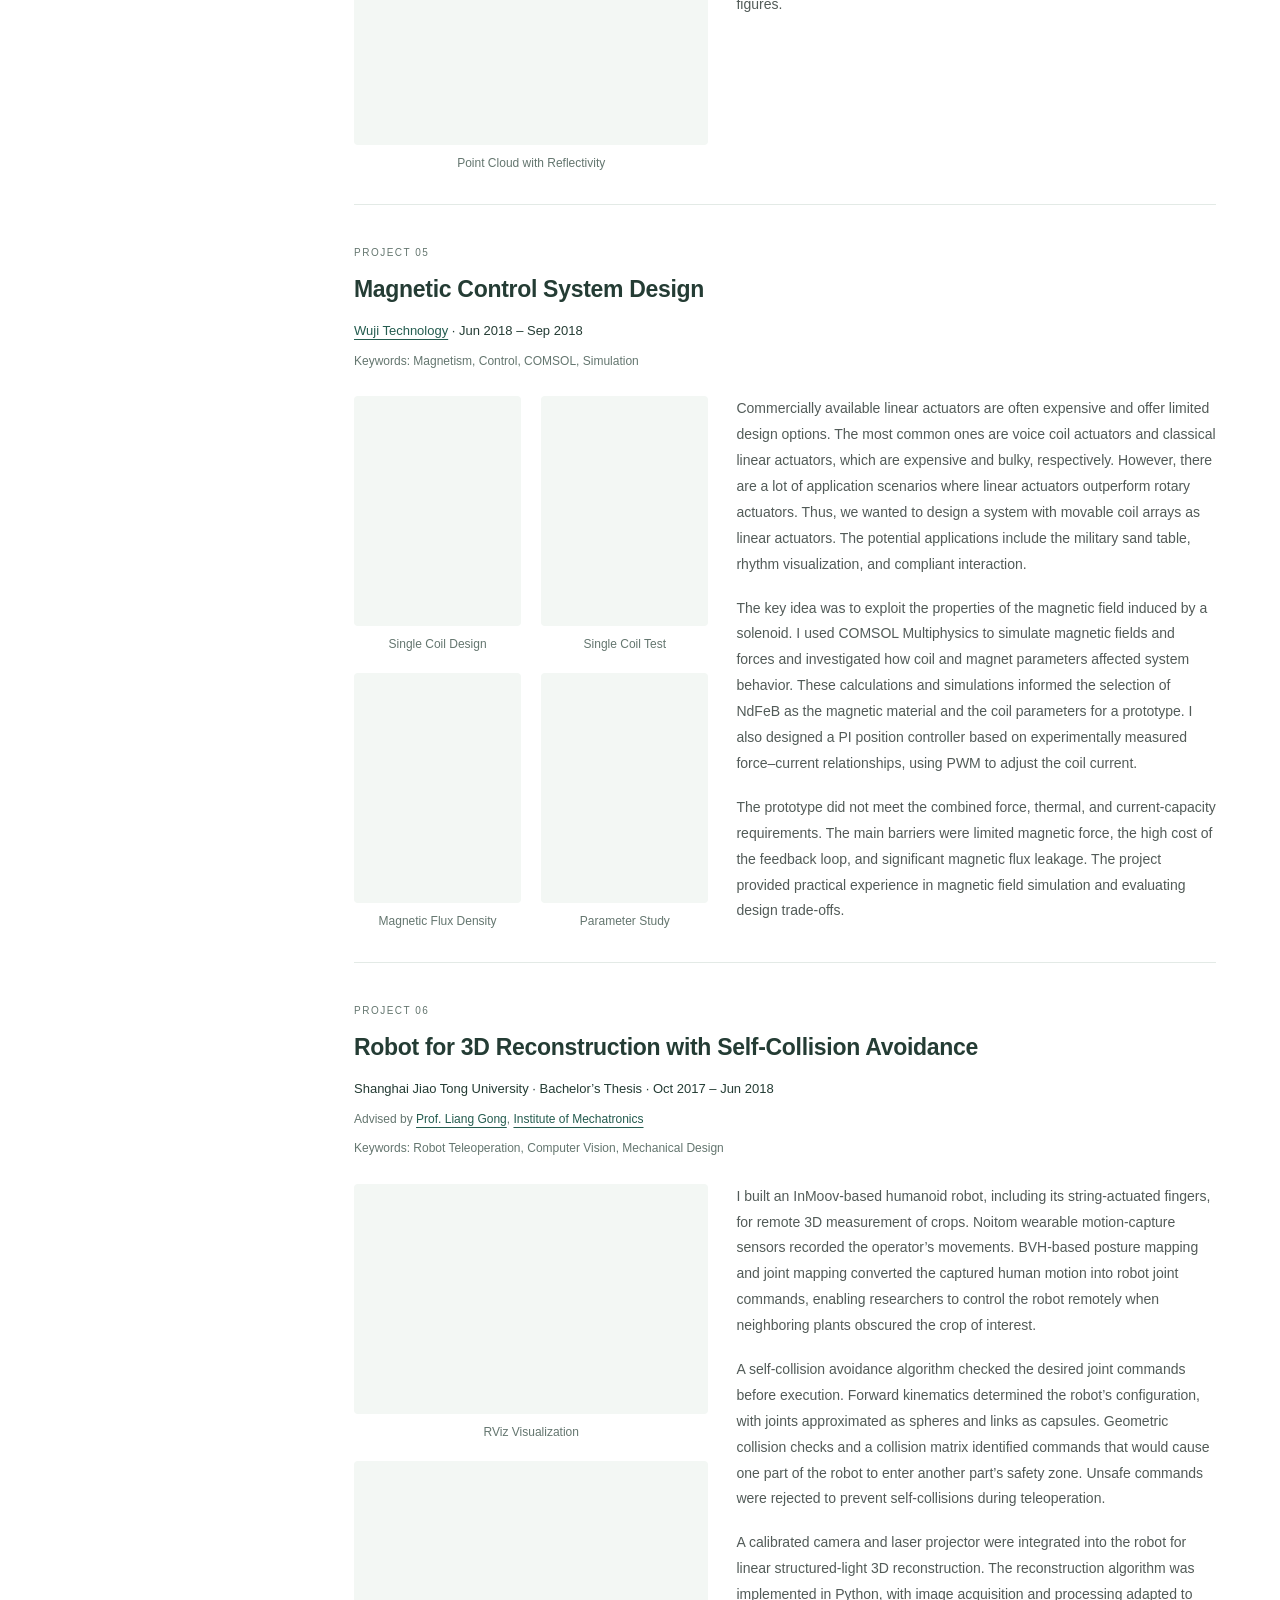
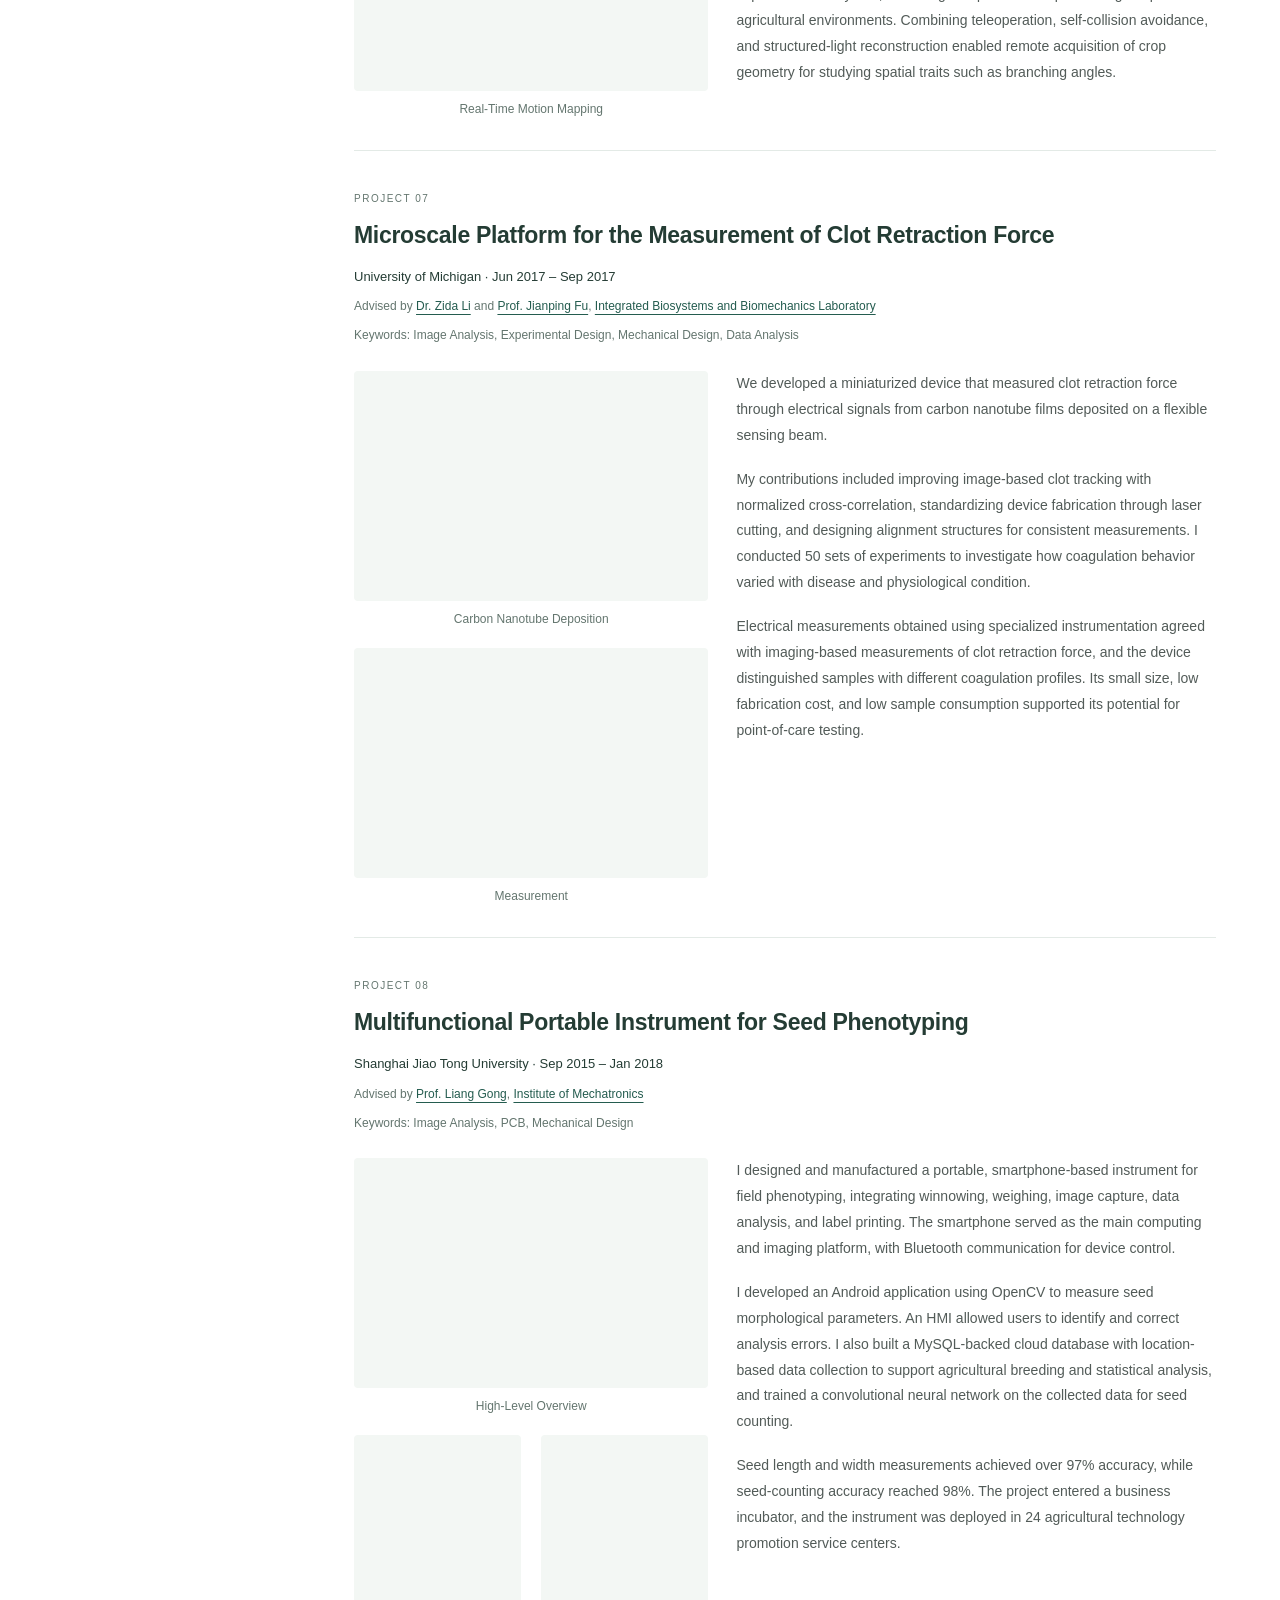
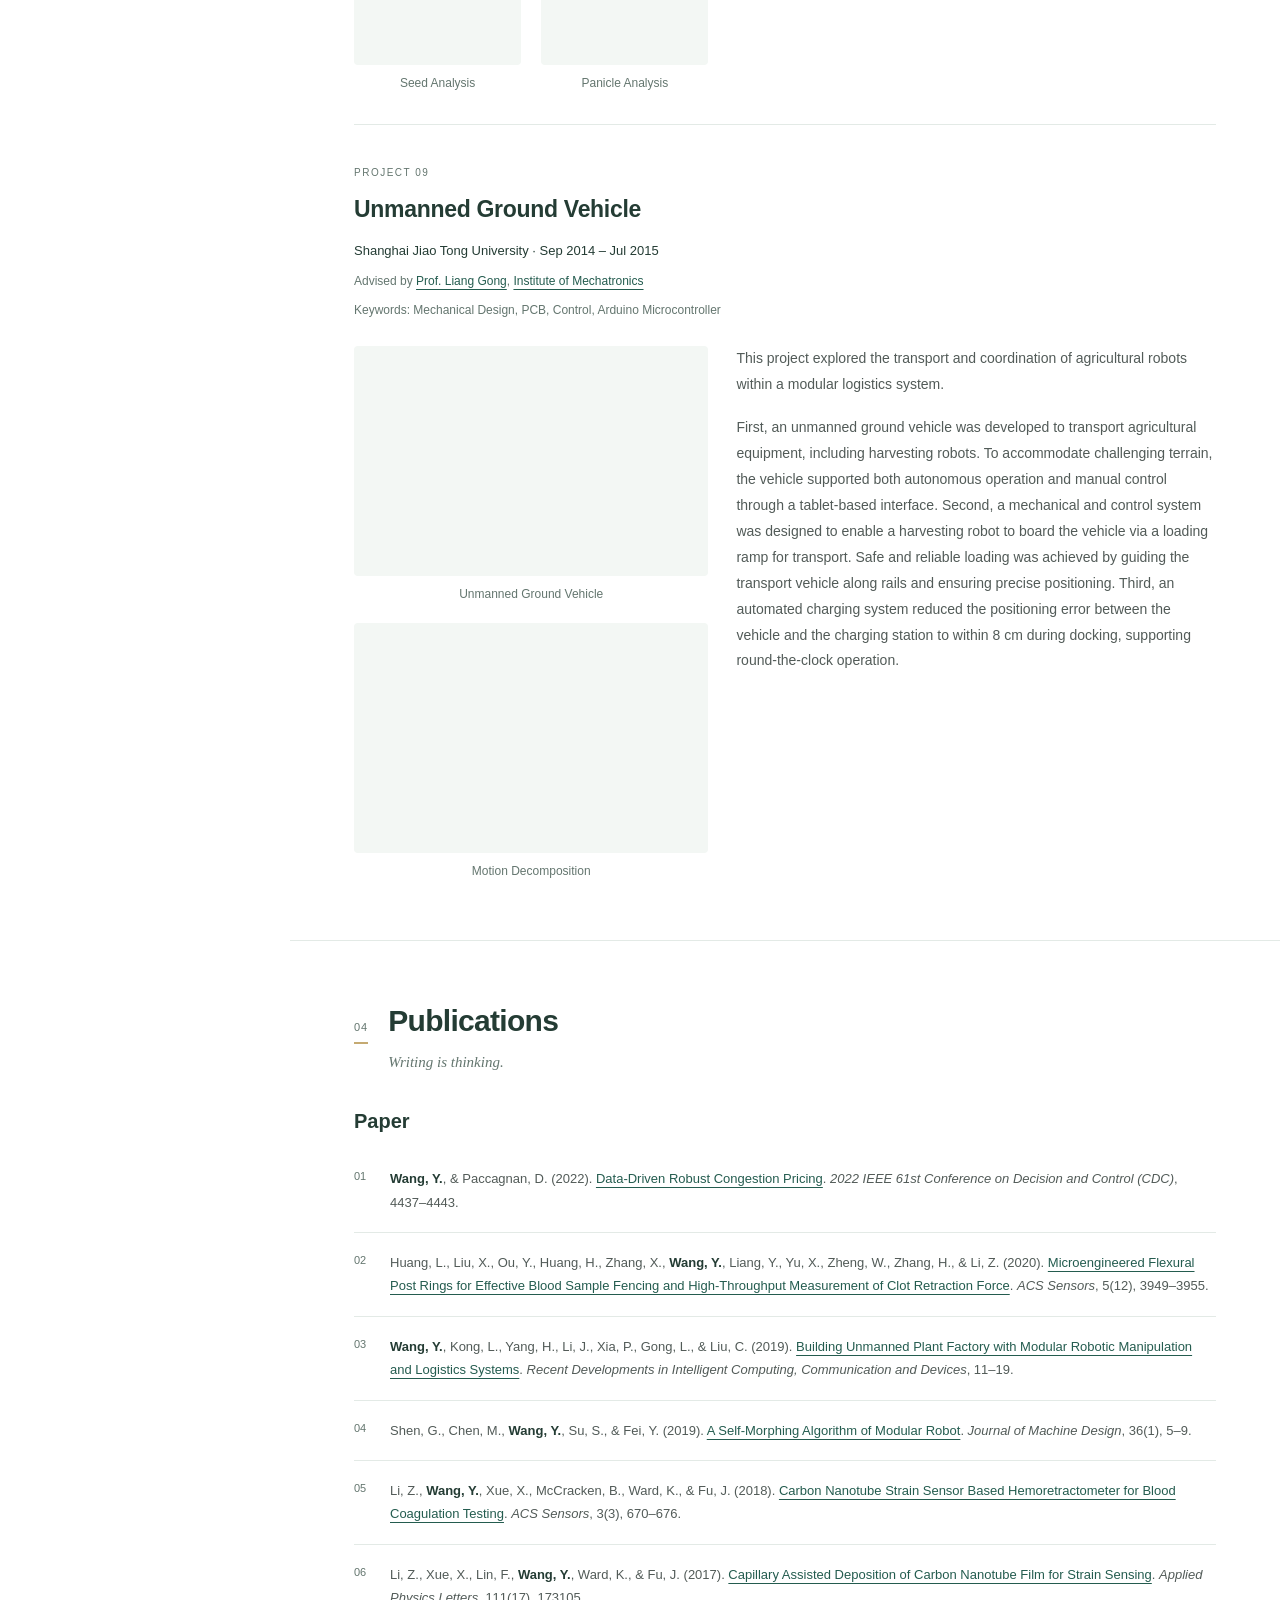
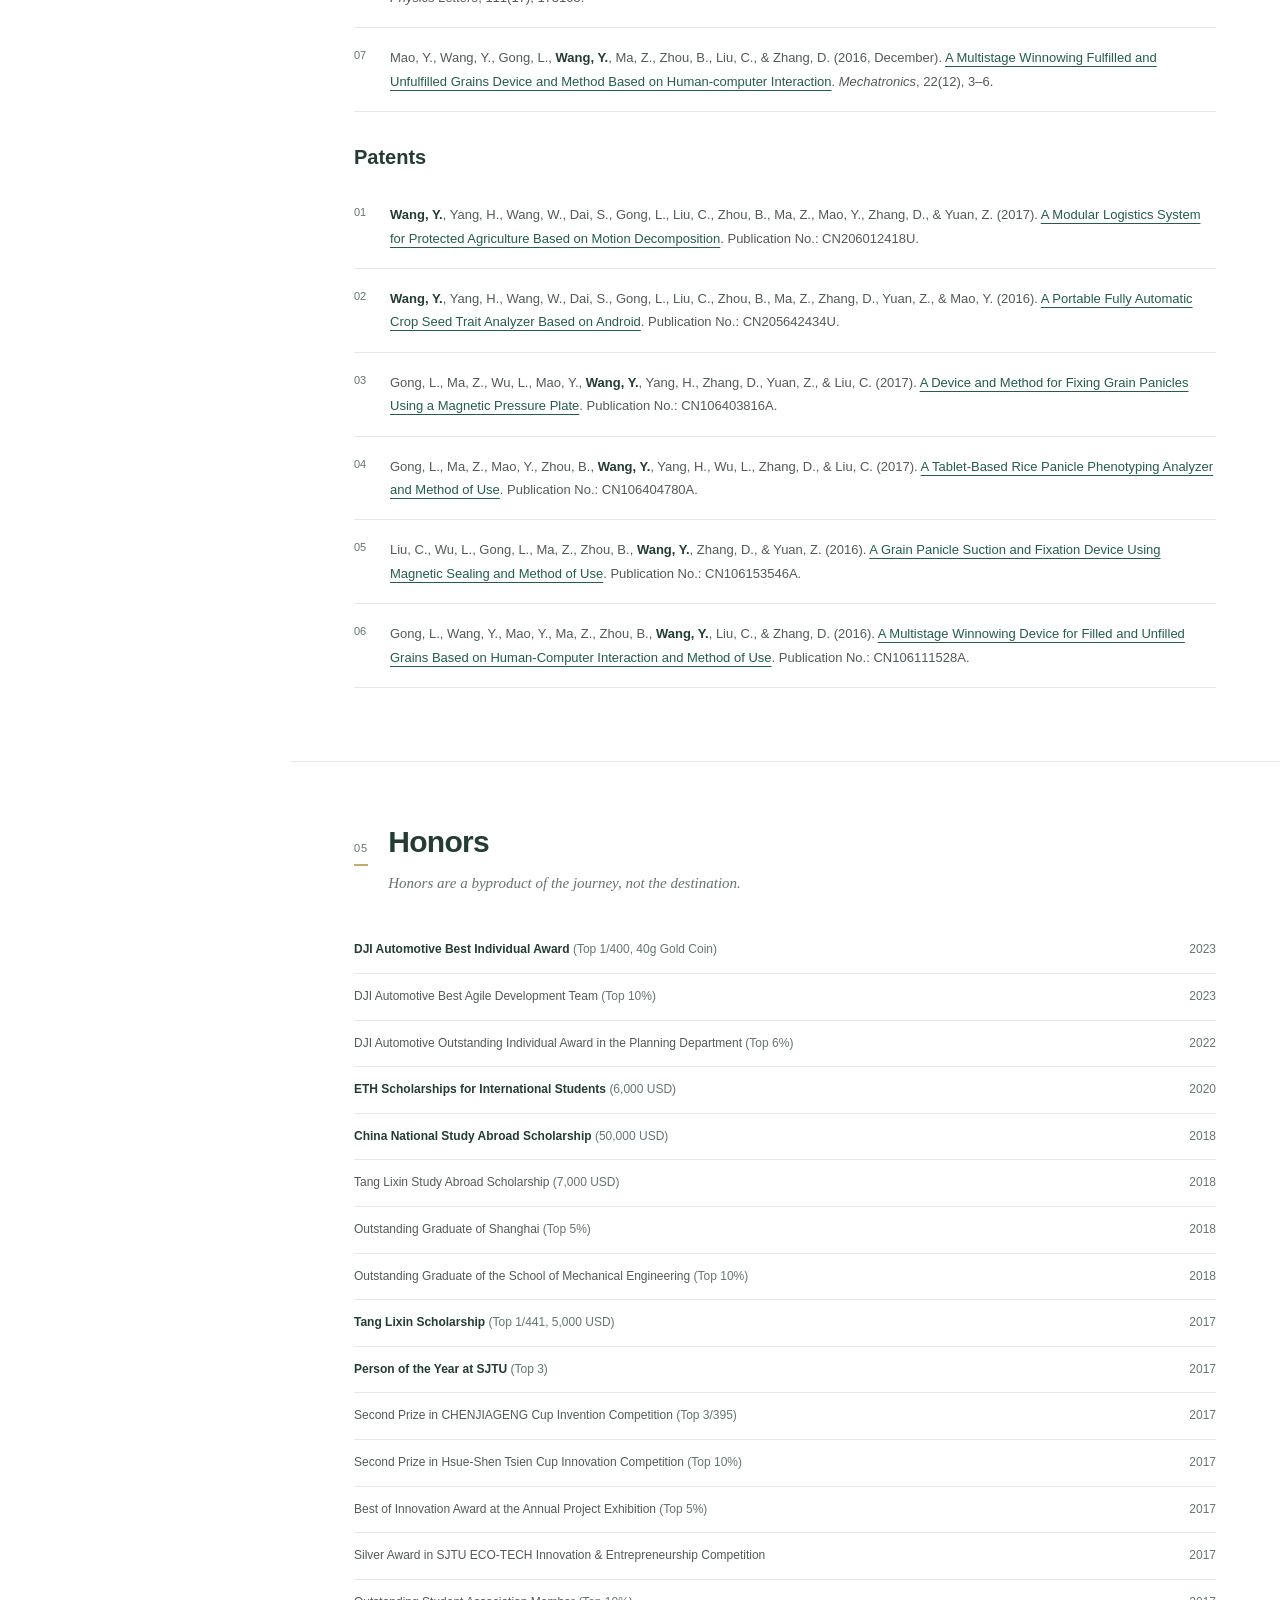
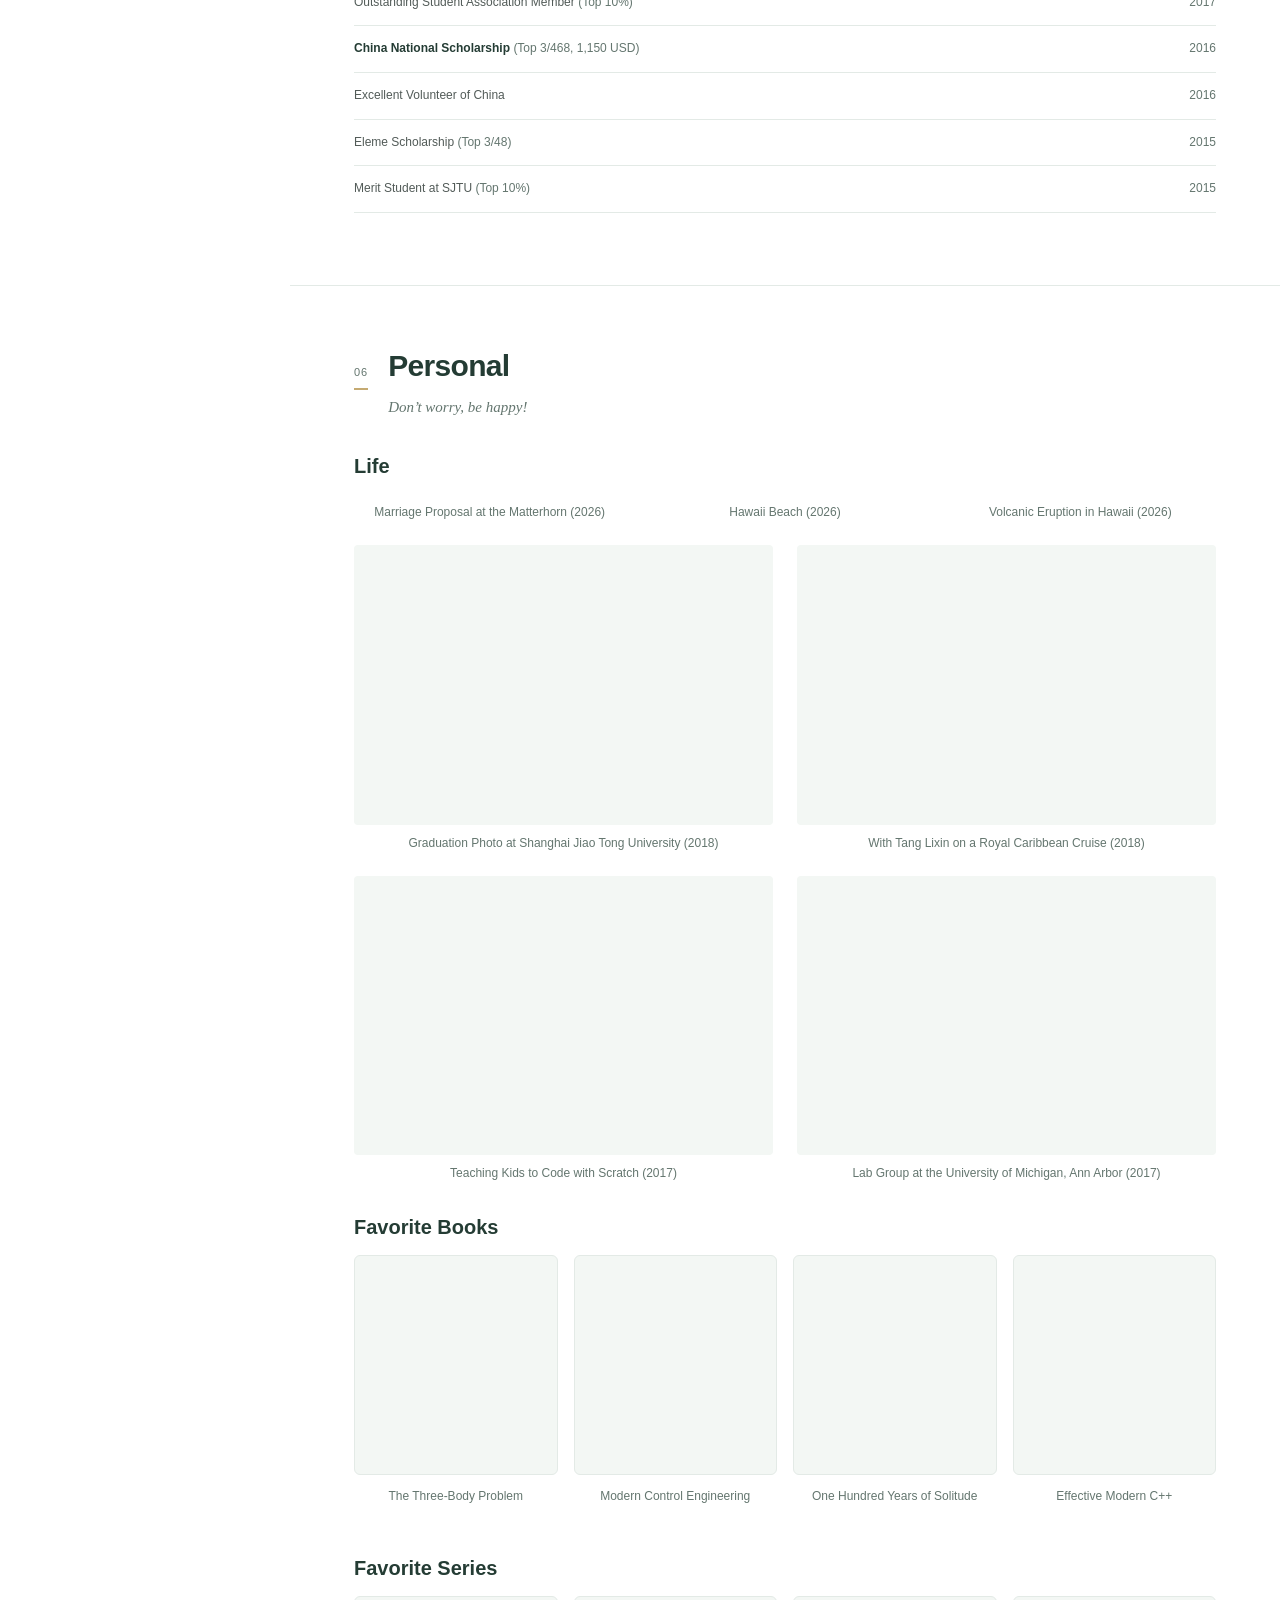
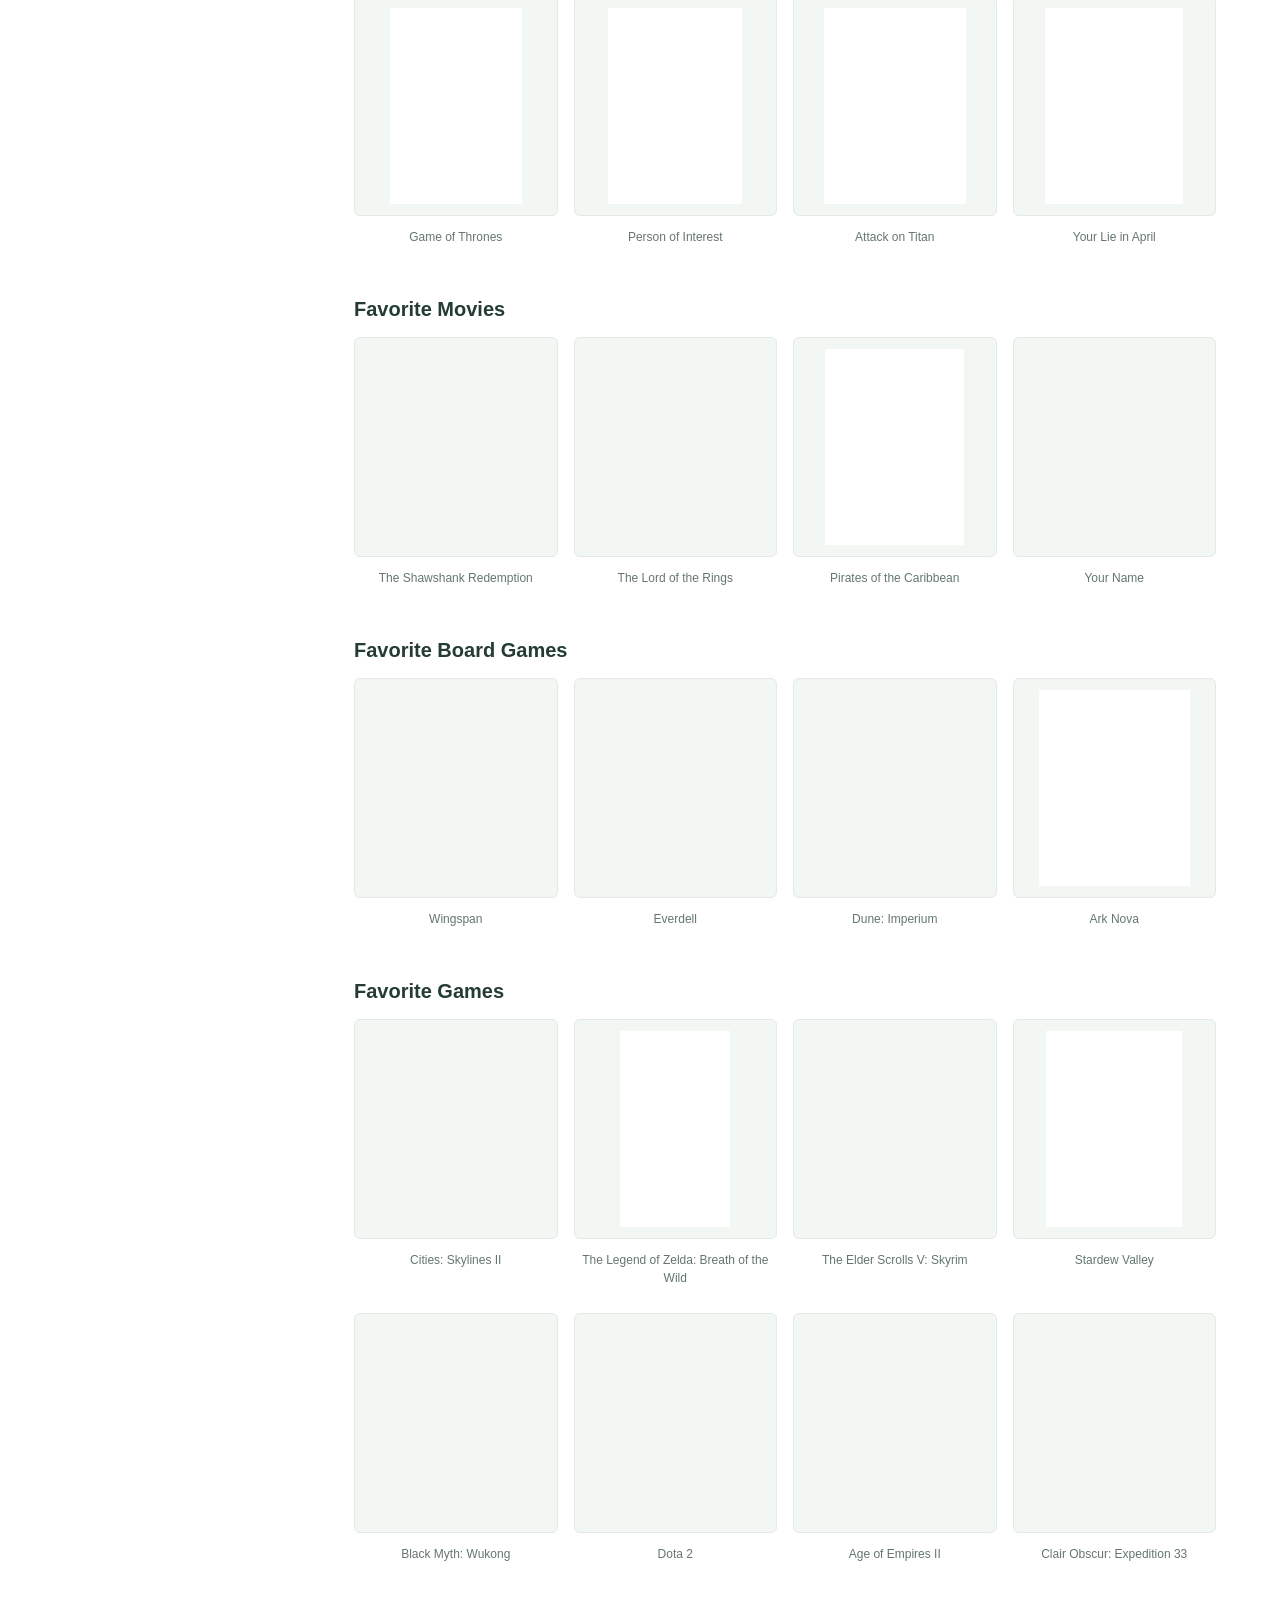
<file: research.html>
<!doctype html><html lang="en"><head><meta charset="utf-8"><meta name="viewport" content="width=device-width, initial-scale=1"><title>Yize Wang · Research</title><meta http-equiv="refresh" content="0;url=./index.html#research"></head><body><p>This page has moved. <a href="./index.html#research">Continue to research</a>.</p></body></html>
</file>
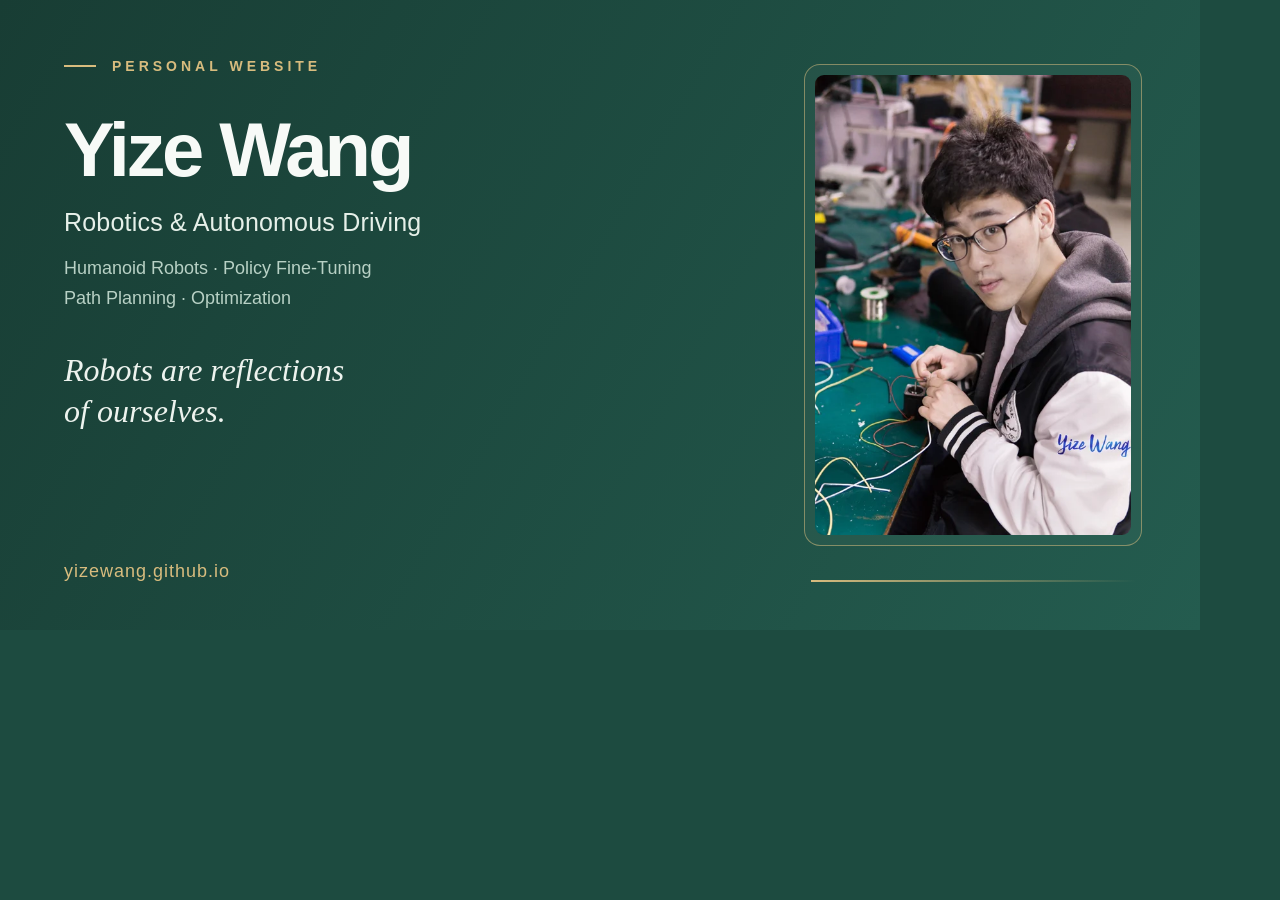
<file: data/social-preview.html>
<!doctype html><html lang="en"><head><meta charset="utf-8"><style>
*{box-sizing:border-box}html,body{margin:0;width:1200px;height:630px;overflow:hidden}body{font-family:Arial,sans-serif;background:#1d4b40;color:#f7faf7}.card{height:630px;position:relative;padding:58px 64px;background:linear-gradient(120deg,#183d34,#245c4f)}.top{font-size:14px;font-weight:600;letter-spacing:4px;color:#d8bc7e;display:flex;align-items:center;gap:16px}.top:before{content:'';width:32px;height:2px;background:#d8bc7e}h1{font-size:76px;letter-spacing:-3px;line-height:1.1;margin:34px 0 16px;font-weight:700}.role{font-size:25px;letter-spacing:.2px;color:#e6f0e9;margin:0}.focus{font-size:18px;color:#b8d1c5;margin:16px 0 0;line-height:1.7}.quote{font:italic 32px/1.3 Georgia,serif;color:#edf3ee;margin:36px 0 0}.url{position:absolute;left:64px;bottom:48px;font-size:18px;letter-spacing:1px;color:#d8bc7e}.photo-wrap{position:absolute;right:58px;top:64px;width:338px;height:482px;border:1px solid #d8bc7e88;border-radius:16px;padding:10px;background:#ffffff08}.photo-window{width:100%;height:100%;overflow:hidden;border-radius:9px}.photo{width:100%;height:100%;object-fit:cover;object-position:50% 30%;transform:scale(1.12)}.rule{position:absolute;right:64px;bottom:48px;width:325px;height:2px;background:linear-gradient(90deg,#d8bc7e,#d8bc7e00)}
</style></head><body><div class="card"><div class="top">PERSONAL WEBSITE</div><h1>Yize Wang</h1><p class="role">Robotics &amp; Autonomous Driving</p><p class="focus">Humanoid Robots · Policy Fine-Tuning<br>Path Planning · Optimization</p><p class="quote">Robots are reflections<br>of ourselves.</p><div class="url">yizewang.github.io</div><div class="photo-wrap"><div class="photo-window"><img class="photo" src="../images/previews/portrait_orig.webp" alt="Yize Wang"></div></div><div class="rule"></div></div></body></html>
</file>
<file: css/site.css>
/* Fixed profile and section layout inspired by manymuch.github.io and
   Read Only by HTML5 UP, CC BY 3.0. Rewritten for this site's content. */

/* Foundation and typography */

:root {
  color-scheme: light dark;
  --page: #fff;
  --text: #525b58;
  --heading: #243c34;
  --muted: #64766f;
  --line: #e3eae6;
  --accent: #245c4f;
  --soft: #f3f7f4;
  --sidebar: #245c4f;
  --side-text: #eaf3ee;
  --sidebar-width: 290px;
  --font-page: 15px;
  --font-content: 14px;
  --font-secondary: 13px;
  --font-detail: 12px;
  --font-entry-title: 16px;
}

* {
  box-sizing: border-box;
}

html {
  scroll-behavior: smooth;
  scroll-padding-top: 28px;
}

body {
  margin: 0px;
  background: var(--page);
  color: var(--text);
  font: var(--font-page) / 1.8 -apple-system, BlinkMacSystemFont, "Segoe UI", Arial, sans-serif;
}

a {
  color: var(--accent);
  text-underline-offset: 4px;
}

a:hover {
  opacity: 0.8;
}

a:focus-visible {
  outline: rgb(214, 170, 82) solid 3px;
  outline-offset: 5px;
}

button:focus-visible {
  outline: rgb(214, 170, 82) solid 3px;
  outline-offset: 5px;
}

summary:focus-visible {
  outline: rgb(214, 170, 82) solid 3px;
  outline-offset: 5px;
}

h1 {
  color: var(--heading);
  line-height: 1.35;
}

h2 {
  color: var(--heading);
  line-height: 1.35;
  font-size: 30px;
  letter-spacing: -0.7px;
  margin: 0px 0px 8px;
}

h3 {
  color: var(--heading);
  line-height: 1.35;
  font-size: 21px;
  margin: 0px 0px 14px;
}

p {
  margin: 0px 0px 22px;
}

img {
  max-width: 100%;
  height: auto;
  display: block;
}

button {
  font: inherit;
  cursor: pointer;
}

.skip-link {
  position: fixed;
  z-index: 20;
  top: 10px;
  left: 10px;
  background: var(--page);
  padding: 8px 20px;
  transform: translateY(-160%);
}

.skip-link:focus {
  transform: none;
}

@media (min-width: 1600px) {
  :root {
    --sidebar-width: 330px;
  }
}

@media (max-width: 1100px) {
  :root {
    --sidebar-width: 245px;
  }
}

@media (max-width: 760px) {
  html {
    scroll-padding-top: 14px;
  }

  body {
    font-size: var(--font-content);
  }

  h2 {
    font-size: 26px;
  }
}

/* Page and section layout */

main {
  margin-left: var(--sidebar-width);
}

.container {
  max-width: 1080px;
  padding: 60px 64px;
  margin: auto;
}

main > section {
  border-bottom: 1px solid var(--line);
}

.section-heading {
  display: flex;
  align-items: baseline;
  gap: 20px;
  margin-bottom: 30px;
}

.section-number {
  font-size: 11px;
  letter-spacing: 1px;
  color: var(--muted);
  border-bottom: 2px solid rgb(197, 170, 114);
  padding-bottom: 5px;
}

.section-heading p {
  font-family: Georgia, serif;
  font-style: italic;
  color: var(--muted);
  font-size: var(--font-page);
  margin: 0px;
}

.date {
  font-size: var(--font-detail);
  color: var(--muted);
  font-variant-numeric: tabular-nums;
  line-height: 1.7;
}

.subheading {
  margin-top: 32px;
  font-size: 20px;
}

footer {
  padding: 32px 64px;
  max-width: 1080px;
  margin: auto;
  font-size: 11px;
  color: var(--muted);
}

footer > a {
  float: right;
}

footer p {
  margin: 14px 0px 0px;
  font-size: 10px;
}

@media (min-width: 1600px) {
  .container {
    padding-top: 72px;
    padding-bottom: 72px;
  }
}

@media (max-width: 1100px) {
  .container {
    padding: 44px 36px;
  }

  footer {
    padding: 28px 36px;
  }
}

@media (max-width: 760px) {
  main {
    margin-left: 0px;
  }

  .container {
    padding: 36px 24px;
  }

  .section-heading {
    gap: 14px;
    margin-bottom: 24px;
  }

  .section-heading p {
    font-size: var(--font-secondary);
  }

  footer {
    padding: 24px;
  }
}

/* Shared figures and image crops */

figure {
  margin: 0px;
  min-width: 0px;
}

figure > a {
  display: block;
  position: relative;
  border-radius: 4px;
  overflow: hidden;
  background: var(--soft);
}

figure img {
  width: 100%;
  object-fit: contain;
}

figcaption {
  font-size: var(--font-detail);
  color: var(--muted);
  line-height: 1.5;
  padding: 9px 0px 0px;
  text-align: center;
}

/* Crop source padding using asset metadata; preserve the original files. */
.media-crop {
  display: block;
  position: relative;
  overflow: hidden;
  aspect-ratio: var(--crop-ratio);
  width: 100%;
  background: rgb(255, 255, 255);
}

.media-crop > img {
  position: absolute;
  width: var(--crop-image-width);
  max-width: none;
  max-height: none;
  height: auto;
  left: var(--crop-left);
  top: var(--crop-top);
}

/* Profile and navigation */

#sidebar {
  position: fixed;
  inset: 0px auto 0px 0px;
  width: var(--sidebar-width);
  background: var(--sidebar);
  color: var(--side-text);
  overflow-y: auto;
  padding: 42px 0px 22px;
  z-index: 2;
}

#sidebar header {
  padding: 0px 28px;
  text-align: center;
}

#sidebar header > img {
  width: 128px;
  height: 145px;
  object-fit: cover;
  object-position: 50% 25%;
  border-radius: 12px;
  margin: 0px auto 24px;
}

#sidebar h1 {
  color: rgb(255, 255, 255);
  font-size: 29px;
  letter-spacing: -0.7px;
  margin: 0px 0px 9px;
}

.profile-role {
  font-size: var(--font-secondary);
  letter-spacing: 0.1px;
  margin-bottom: 10px;
}

.profile-focus {
  font-size: var(--font-detail);
  line-height: 1.9;
  color: rgb(193, 216, 206);
  margin-bottom: 20px;
}

#sidebar nav {
  margin-top: 32px;
}

#sidebar nav > a {
  display: flex;
  justify-content: space-between;
  align-items: center;
  color: var(--side-text);
  text-decoration: none;
  padding: 13px 28px;
  font-size: var(--font-secondary);
  border-top: 1px solid rgba(255, 255, 255, 0.082);
  border-left: 3px solid transparent;
}

#sidebar nav > a span:last-child {
  font-size: 10px;
  color: rgb(181, 204, 191);
}

#sidebar nav > a[aria-current="location"] {
  background: rgba(255, 255, 255, 0.07);
  border-left-color: rgb(221, 189, 118);
  color: rgb(255, 255, 255);
}

.profile-contact {
  display: flex;
  flex-direction: column;
  gap: 4px;
  margin: 16px 0px 12px;
  min-width: 0px;
}

.profile-contact a {
  color: var(--side-text);
  font-size: var(--font-detail);
  line-height: 1.8;
  text-decoration: none;
  overflow-wrap: anywhere;
}

.profile-contact a:hover {
  text-decoration: underline;
}

.social-links {
  display: flex;
  align-items: center;
  justify-content: center;
  gap: 12px;
}

.social-link {
  display: inline-flex;
  align-items: center;
  justify-content: center;
  width: 34px;
  height: 34px;
  border: 1px solid rgba(255, 255, 255, 0.25);
  border-radius: 50%;
  color: var(--side-text);
  text-decoration: none;
}

.social-link:hover {
  background: rgba(255, 255, 255, 0.094);
  opacity: 1;
}

.social-link svg {
  width: 17px;
  height: 17px;
  fill: currentcolor;
}

@media (max-width: 760px) {
  #sidebar {
    position: static;
    width: auto;
    padding: 26px 20px 0px;
    overflow: visible;
  }

  #sidebar header {
    display: grid;
    grid-template-columns: 75px 1fr;
    column-gap: 18px;
    text-align: left;
    padding: 0px;
    min-width: 0px;
  }

  #sidebar header > img {
    grid-column: 1;
    grid-row: 1 / 5;
    width: 75px;
    height: 89px;
    margin: 0px;
    border-radius: 8px;
  }

  #sidebar h1 {
    font-size: 25px;
    margin-bottom: 4px;
  }

  .profile-role {
    font-size: var(--font-detail);
    margin-bottom: 6px;
  }

  .profile-focus {
    display: none;
  }

  #sidebar nav {
    display: flex;
    flex-wrap: wrap;
    margin: 22px -20px 0px;
    padding: 0px 14px;
    background: rgba(0, 0, 0, 0.043);
  }

  #sidebar nav > a {
    padding: 12px 8px;
    border: 0;
    border-bottom: 2px solid transparent;
    font-size: 11px;
    flex: 1 1 0%;
    justify-content: center;
    white-space: nowrap;
  }

  #sidebar nav > a span:last-child {
    display: none;
  }

  #sidebar nav > a[aria-current="location"] {
    border-bottom-color: rgb(221, 189, 118);
  }

  .profile-contact {
    margin: 6px 0px 10px;
    gap: 2px;
  }

  .profile-contact a {
    font-size: 11px;
  }

  .social-links {
    justify-content: flex-start;
    gap: 10px;
    grid-column: 2;
  }

  .social-link {
    width: 30px;
    height: 30px;
  }

  .social-link svg {
    width: 15px;
    height: 15px;
  }
}

/* Hero */

.hero {
  position: relative;
  height: 340px;
  isolation: isolate;
  overflow: hidden;
  background: rgb(32, 60, 54);
}

.hero > img {
  position: absolute;
  inset: 0px;
  width: 100%;
  height: 100%;
  object-fit: cover;
  object-position: 50% 52%;
  z-index: -2;
}

.hero::after {
  content: "";
  position: absolute;
  inset: 0px;
  background: linear-gradient(90deg, rgba(16, 43, 39, 0.81), rgba(19, 44, 38, 0.2));
  z-index: -1;
}

.hero-content {
  max-width: 1080px;
  padding: 62px 64px;
  margin: auto;
  color: rgb(255, 255, 255);
}

.eyebrow {
  font-size: 10px;
  letter-spacing: 2.4px;
  color: rgb(226, 238, 229);
  margin-bottom: 20px;
}

.hero-title {
  font-family: Georgia, "Times New Roman", serif;
  font-style: italic;
  font-size: 38px;
  line-height: 1.25;
  margin-bottom: 24px;
  letter-spacing: -0.6px;
}

@media (min-width: 1600px) {
  .hero {
    height: 400px;
  }

  .hero-content {
    padding-top: 90px;
  }
}

@media (max-width: 1100px) {
  .hero-content {
    padding: 58px 36px;
  }

  .hero-title {
    font-size: 32px;
  }
}

@media (max-width: 760px) {
  .hero {
    height: 280px;
  }

  .hero-content {
    padding: 45px 24px;
  }

  .hero-title {
    font-size: 30px;
  }

  .eyebrow {
    font-size: 9px;
  }
}

/* Professional experience */

.career-entry + .career-entry {
  margin-top: 32px;
  padding-top: 30px;
  border-top: 1px solid var(--line);
}

.career-heading {
  display: flex;
  justify-content: space-between;
  align-items: flex-start;
  gap: 18px;
  margin-bottom: 0px;
}

.career-heading > .date {
  flex-shrink: 0;
  margin: 0px;
  white-space: nowrap;
  line-height: 1.7;
}

.career-highlights {
  margin: 0px;
  padding-left: 20px;
  font-size: var(--font-content);
  line-height: 1.85;
}

.career-highlights li {
  padding-left: 3px;
  margin-bottom: 10px;
}

.career-highlights li:last-child {
  margin-bottom: 0px;
}

.career-project {
  margin-top: 24px;
}

.career-project > header {
  display: flex;
  justify-content: space-between;
  align-items: flex-start;
  gap: 16px;
  margin-bottom: 12px;
}

.career-project h4 {
  color: var(--heading);
  font-size: var(--font-entry-title);
  line-height: 1.5;
  margin: 0px;
}

.career-project-role {
  font-size: var(--font-detail);
  color: var(--heading);
  margin: 4px 0px 0px;
  font-weight: 500;
  line-height: 1.7;
}

.career-project header .date {
  white-space: nowrap;
  flex-shrink: 0;
  margin: 2px 0px 0px;
}

.career-project > header > div {
  min-width: 0px;
}

.career-meta {
  display: flex;
  flex-wrap: wrap;
  align-items: baseline;
  gap: 3px 0px;
  margin: 0px;
  line-height: 1.7;
}

.career-meta > span {
  display: inline;
  font-size: var(--font-detail);
  margin: 0px;
  color: var(--muted);
}

.career-meta > .career-role {
  font-size: var(--font-content);
  font-weight: 600;
  color: var(--heading);
}

.career-meta > span + span::before {
  content: "·";
  display: inline-block;
  margin: 0px 9px;
  color: var(--muted);
  font-weight: 400;
}

/* The square logo spans the company and position rows. */
.career-entry-heading {
  display: grid;
  grid-template-columns: 64px minmax(0px, 1fr);
  gap: 18px;
  align-items: center;
  margin-bottom: 18px;
}

.career-logo {
  width: 64px;
  height: 64px;
  background: rgb(255, 255, 255);
  display: grid;
  place-items: center;
}

.career-logo img {
  width: 64px;
  height: 64px;
  object-fit: contain;
}

.career-identity {
  min-width: 0px;
}

.career-identity > h3 {
  font-size: 23px;
  letter-spacing: -0.3px;
  margin: 0px 0px 8px;
}

.career-heading > .career-meta {
  min-width: 0px;
  flex: 1 1 0%;
}

.career-position > .career-project:first-of-type {
  margin-top: 18px;
}

.career-company-heading {
  display: flex;
  justify-content: space-between;
  align-items: baseline;
  gap: 12px;
  margin-bottom: 8px;
}

.career-company-heading h3 {
  font-size: 23px;
  letter-spacing: -0.3px;
  margin: 0px;
}

.career-company-heading > .date {
  margin: 0px;
  flex-shrink: 0;
  white-space: nowrap;
}

@media (max-width: 760px) {
  .career-heading {
    flex-direction: column;
    gap: 6px;
  }

  .career-project > header {
    flex-direction: column;
    gap: 6px;
  }

  .career-highlights {
    font-size: var(--font-secondary);
  }

  .career-project header .date {
    font-size: 11px;
    margin-top: 0px;
  }

  .career-meta {
    display: block;
  }

  .career-meta > span {
    display: block;
  }

  .career-meta > span + span::before {
    content: none;
  }

  .career-heading > .date {
    margin-top: 0px;
    font-size: 11px;
    line-height: 1.7;
  }

  .career-entry-heading {
    grid-template-columns: 52px minmax(0px, 1fr);
    gap: 12px;
  }

  .career-logo {
    width: 52px;
    height: 52px;
  }

  .career-logo img {
    width: 52px;
    height: 52px;
  }

  .career-identity > h3 {
    font-size: 21px;
  }

  .career-identity > .career-heading {
    flex-direction: row;
    align-items: baseline;
    gap: 12px;
  }

  .career-company-heading h3 {
    font-size: 21px;
  }

  .career-company-heading > .date {
    font-size: 11px;
  }
}

/* Education and course tables */

.education-entry {
  display: grid;
  grid-template-columns: minmax(0px, 1fr);
  gap: 8px;
  padding: 24px 0px 0px;
  align-items: start;
  border: 0;
  border-top: 1px solid var(--line);
  min-width: 0px;
  font-size: var(--font-secondary);
  line-height: 1.75;
}

.education-entry:first-child {
  padding-top: 0px;
  border-top: 0px;
}

.education-entry strong {
  color: var(--heading);
}

.table-scroll {
  overflow-x: auto;
}

table {
  width: 100%;
  border-collapse: collapse;
  font-size: var(--font-detail);
  margin-top: 0px;
}

caption {
  text-align: left;
  color: var(--muted);
  font-size: 11px;
  padding-bottom: 8px;
}

td {
  text-align: left;
  border-bottom: 1px solid var(--line);
  padding: 9px;
}

th {
  text-align: left;
  border-bottom: 1px solid var(--line);
  padding: 9px;
}

td:last-child {
  text-align: right;
  white-space: nowrap;
}

th:last-child {
  text-align: right;
  white-space: nowrap;
}

.education-list {
  display: grid;
  grid-template-columns: repeat(2, minmax(0px, 1fr));
  gap: 28px 32px;
}

.education-body {
  grid-column: 1;
  grid-row: 1;
  min-width: 0px;
  overflow-wrap: anywhere;
}

.education-entry .date {
  grid-column: 1;
  grid-row: 2;
  margin: 0px;
  font-size: 11px;
  line-height: 1.6;
}

/* Degree programs span the two-column education grid. */
.education-primary {
  grid-column: 1 / -1;
  grid-template-columns: minmax(0px, 1fr) auto;
  gap: 10px 22px;
  font-size: var(--font-content);
  line-height: 1.85;
}

.education-primary .date {
  grid-column: 2;
  grid-row: 1;
  font-size: var(--font-detail);
  white-space: nowrap;
  padding-top: 2px;
}

.education-primary .education-body > strong:first-child {
  font-size: var(--font-entry-title);
  display: inline-block;
  max-width: calc(100% - 190px);
}

.education-secondary .education-body {
  font-size: var(--font-detail);
}

.education-secondary .education-body > strong:first-child {
  font-size: var(--font-secondary);
}

.education-primary .education-body {
  grid-column: 1 / -1;
}

.degree-stats {
  margin: 0px;
}

.degree-stats::after {
  content: "";
  display: block;
  clear: both;
}

/* Keep the course toggle on the GPA/rank row and aligned with dates. */
.degree-stats > .courses {
  display: inline;
  margin: 0px;
  padding: 0px;
  border: 0px;
  font-size: var(--font-detail);
}

.degree-stats > .courses summary {
  float: right;
  display: inline-flex;
  align-items: center;
  gap: 5px;
  margin-left: 12px;
  line-height: 1.6;
  font-weight: 400;
  color: var(--muted);
  font-variant-numeric: tabular-nums;
  text-decoration: none;
  cursor: pointer;
}

.degree-stats > .courses summary::before {
  content: "▸";
  font-size: 10px;
}

.degree-stats > .courses[open] summary::before {
  content: "▾";
}

.degree-stats > .courses summary::-webkit-details-marker {
  display: none;
}

.degree-stats > .courses .table-scroll {
  display: block;
  clear: both;
  padding-top: 10px;
  max-width: 100%;
}

.education-secondary {
  align-content: start;
}

.degree-stats > .courses tbody tr:last-child td {
  border-bottom: 0px;
}

.courses .course-code {
  font-size: 11px;
  color: var(--muted);
  font-variant-numeric: tabular-nums;
  white-space: nowrap;
}

.course-code {
  display: inline-block;
  margin-right: 10px;
}

@media (max-width: 1100px) {
  .education-primary {
    grid-template-columns: minmax(0px, 1fr);
  }

  .education-primary .date {
    grid-column: 1;
    grid-row: 2;
    padding: 0px;
  }

  .education-list {
    gap: 24px;
  }

  .education-primary .education-body > strong:first-child {
    max-width: 100%;
  }
}

@media (max-width: 760px) {
  .education-entry .date {
    margin: 0px;
    font-size: 11px;
  }

  .education-list {
    grid-template-columns: 1fr;
    gap: 22px;
  }

  .education-primary {
    gap: 8px;
    font-size: var(--font-content);
  }

  .education-primary .education-body > strong:first-child {
    font-size: var(--font-page);
  }

  .education-secondary {
    font-size: var(--font-detail);
    padding-top: 20px;
  }

  .degree-stats {
    font-size: var(--font-secondary);
  }

  .degree-stats > .courses {
    font-size: 11px;
  }

  .degree-stats > .courses summary {
    margin-left: 8px;
  }
}

/* Research */

.project-index {
  display: grid;
  grid-template-columns: 1fr 1fr;
  gap: 8px 22px;
  margin-bottom: 34px;
}

.project-index a {
  font-size: var(--font-secondary);
  text-decoration: none;
  line-height: 1.6;
  padding: 9px 0px;
  border-bottom: 1px solid var(--line);
}

.project {
  padding: 32px 0px;
  border-top: 1px solid var(--line);
  scroll-margin-top: 24px;
}

.project:last-child {
  padding-bottom: 0px;
}

.project-number {
  font-size: 10px;
  letter-spacing: 1.5px;
  color: var(--muted);
}

.project h3 {
  font-size: 23px;
  letter-spacing: -0.3px;
  margin: 10px 0px 14px;
  max-width: 720px;
}

.project-meta {
  font-size: var(--font-detail);
  color: var(--muted);
  line-height: 1.9;
  margin-bottom: 24px;
}

.project-grid {
  display: grid;
  grid-template-columns: minmax(0px, 0.85fr) minmax(0px, 1.15fr);
  gap: 28px;
  align-items: start;
}

.project-copy {
  font-size: var(--font-content);
  line-height: 1.85;
}

.project-copy p:last-child {
  margin-bottom: 0px;
}

.project-media {
  display: grid;
  gap: 20px;
}

.project-media figure img {
  height: 230px;
  object-fit: contain;
  padding: 8px;
}

/* Projects with three or more figures use a two-column media grid. */
.project-media:has(figure:nth-child(3)) {
  grid-template-columns: repeat(2, minmax(0px, 1fr));
}

/* Show the instrument overview above the two analysis examples. */
#project-7 .project-media > figure:first-child {
  grid-column: 1 / -1;
}

.project-media figure .media-crop {
  width: min(100%, 224px);
  margin: auto;
}

.project-media figure .media-crop > img {
  height: auto;
  padding: 0px;
}

.project-meta-row {
  display: block;
}

.project-meta-row + .project-meta-row {
  margin-top: 6px;
}

.project-meta-row:first-child {
  color: var(--heading);
  font-size: var(--font-secondary);
}

.project-meta-keywords {
  font-size: var(--font-detail);
  color: var(--muted);
}

.project-copy p {
  margin: 0px 0px 18px;
}

@media (max-width: 1100px) {
  .project-grid {
    grid-template-columns: 1fr;
  }

  .project-media {
    grid-template-columns: 1fr 1fr;
  }
}

@media (max-width: 760px) {
  .project-index {
    grid-template-columns: 1fr;
    gap: 0px;
  }

  .project h3 {
    font-size: 21px;
  }

  .project-media {
    gap: 14px;
    grid-template-columns: repeat(2, minmax(0px, 1fr));
  }

  .project-media figure img {
    height: 160px;
  }

  .project-media figure .media-crop {
    width: min(100%, 155.5px);
  }
}

/* Publications and honors */

.publication-list {
  list-style: none;
  counter-reset: publication 0;
  padding: 0px;
  font-size: var(--font-secondary);
}

.publication-list li {
  counter-increment: publication 1;
  position: relative;
  padding: 18px 0px 18px 36px;
  border-bottom: 1px solid var(--line);
}

.publication-list li::before {
  content: counter(publication, decimal-leading-zero);
  position: absolute;
  left: 0px;
  color: var(--muted);
  font-size: 11px;
}

.publication-list strong {
  color: var(--heading);
}

.honors {
  list-style: none;
  padding: 0px;
  font-size: var(--font-detail);
}

.honors li {
  display: flex;
  justify-content: space-between;
  gap: 24px;
  border-bottom: 1px solid var(--line);
  padding: 12px 0px;
}

.honors strong {
  font-weight: 600;
  color: var(--heading);
}

.honors .award-detail {
  font-weight: 400;
  color: var(--muted);
}

@media (max-width: 760px) {
  .honors {
    font-size: var(--font-detail);
  }
}

/* Personal galleries */

.gallery {
  display: grid;
  gap: 24px;
}

/* Three portraits share a row; landscape photos remain paired. */
.gallery.life {
  grid-template-columns: repeat(6, minmax(0px, 1fr));
}

.gallery.life img {
  aspect-ratio: 1.5 / 1;
  object-fit: cover;
}

.gallery.favorites {
  grid-template-columns: repeat(4, 1fr);
  gap: 26px 16px;
  align-items: start;
}

.smallprint {
  font-size: 11px;
  color: var(--muted);
  margin: 30px 0px 0px;
}

.gallery.life > figure {
  grid-column: span 3;
}

.gallery.life > figure.portrait {
  grid-column: span 2;
}

.gallery.life figure.portrait img {
  aspect-ratio: auto;
  object-fit: contain;
}

.favorites figure > a {
  height: 220px;
  display: flex;
  align-items: center;
  justify-content: center;
  background: var(--soft);
  border: 1px solid var(--line);
  border-radius: 6px;
}

.favorites figure img {
  width: auto;
  max-width: calc(100% - 24px);
  height: auto;
  max-height: 196px;
  object-fit: contain;
  padding: 0px;
}

.favorites figcaption {
  padding-top: 12px;
  min-height: 48px;
  line-height: 1.5;
}

.favorites figure .media-crop {
  width: calc(196px * var(--crop-ratio));
  max-width: calc(100% - 24px);
  flex: 0 0 auto;
}

.favorites figure .media-crop > img {
  width: var(--crop-image-width);
  max-width: none;
  height: auto;
  max-height: none;
  padding: 0px;
}

@media (max-width: 760px) {
  .gallery {
    gap: 18px;
  }

  .gallery.favorites {
    grid-template-columns: repeat(2, 1fr);
  }

  .gallery.life {
    column-gap: 12px;
  }
}

/* Image viewer */

#media-viewer {
  background: var(--page);
  color: var(--text);
  border: 1px solid var(--line);
  border-radius: 8px;
  padding: 20px;
  max-width: min(95vw, 1200px);
  max-height: 94vh;
}

#media-viewer::backdrop {
  background: rgba(8, 20, 17, 0.85);
}

.viewer-toolbar {
  display: flex;
  justify-content: space-between;
  gap: 24px;
  align-items: center;
  margin-bottom: 14px;
}

.viewer-toolbar p {
  margin: 0px;
  font-size: var(--font-secondary);
}

.viewer-toolbar button {
  background: var(--soft);
  color: var(--heading);
  border: 1px solid var(--line);
  border-radius: 3px;
  padding: 5px 12px;
  white-space: nowrap;
}

#media-content img {
  max-height: 70vh;
  max-width: 85vw;
  margin: auto;
  object-fit: contain;
}

#media-status {
  font-size: var(--font-detail);
  margin: 10px 0px;
}

#media-original {
  font-size: var(--font-detail);
}

body.viewer-open {
  overflow: hidden;
}

#media-content > .media-crop {
  width: min(85vw, 66vh);
  margin: auto;
}

#media-content > .media-crop > img {
  max-width: none;
  max-height: none;
  margin: 0px;
}

@media (max-width: 760px) {
  #media-viewer {
    padding: 14px;
  }

  .viewer-toolbar {
    gap: 10px;
  }
}

/* System color and motion preferences */

@media (prefers-color-scheme: dark) {
  :root {
    --page: #17221e;
    --text: #c3d0c8;
    --heading: #e1eee6;
    --muted: #9bafa2;
    --line: #304237;
    --accent: #9bceb5;
    --soft: #203027;
    --sidebar: #1c3d32;
    --side-text: #e1eee6;
  }

  figure > a {
    background: rgb(232, 238, 233);
  }
}

@media (prefers-reduced-motion: reduce) {
  html {
    scroll-behavior: auto;
  }
}
</file>
